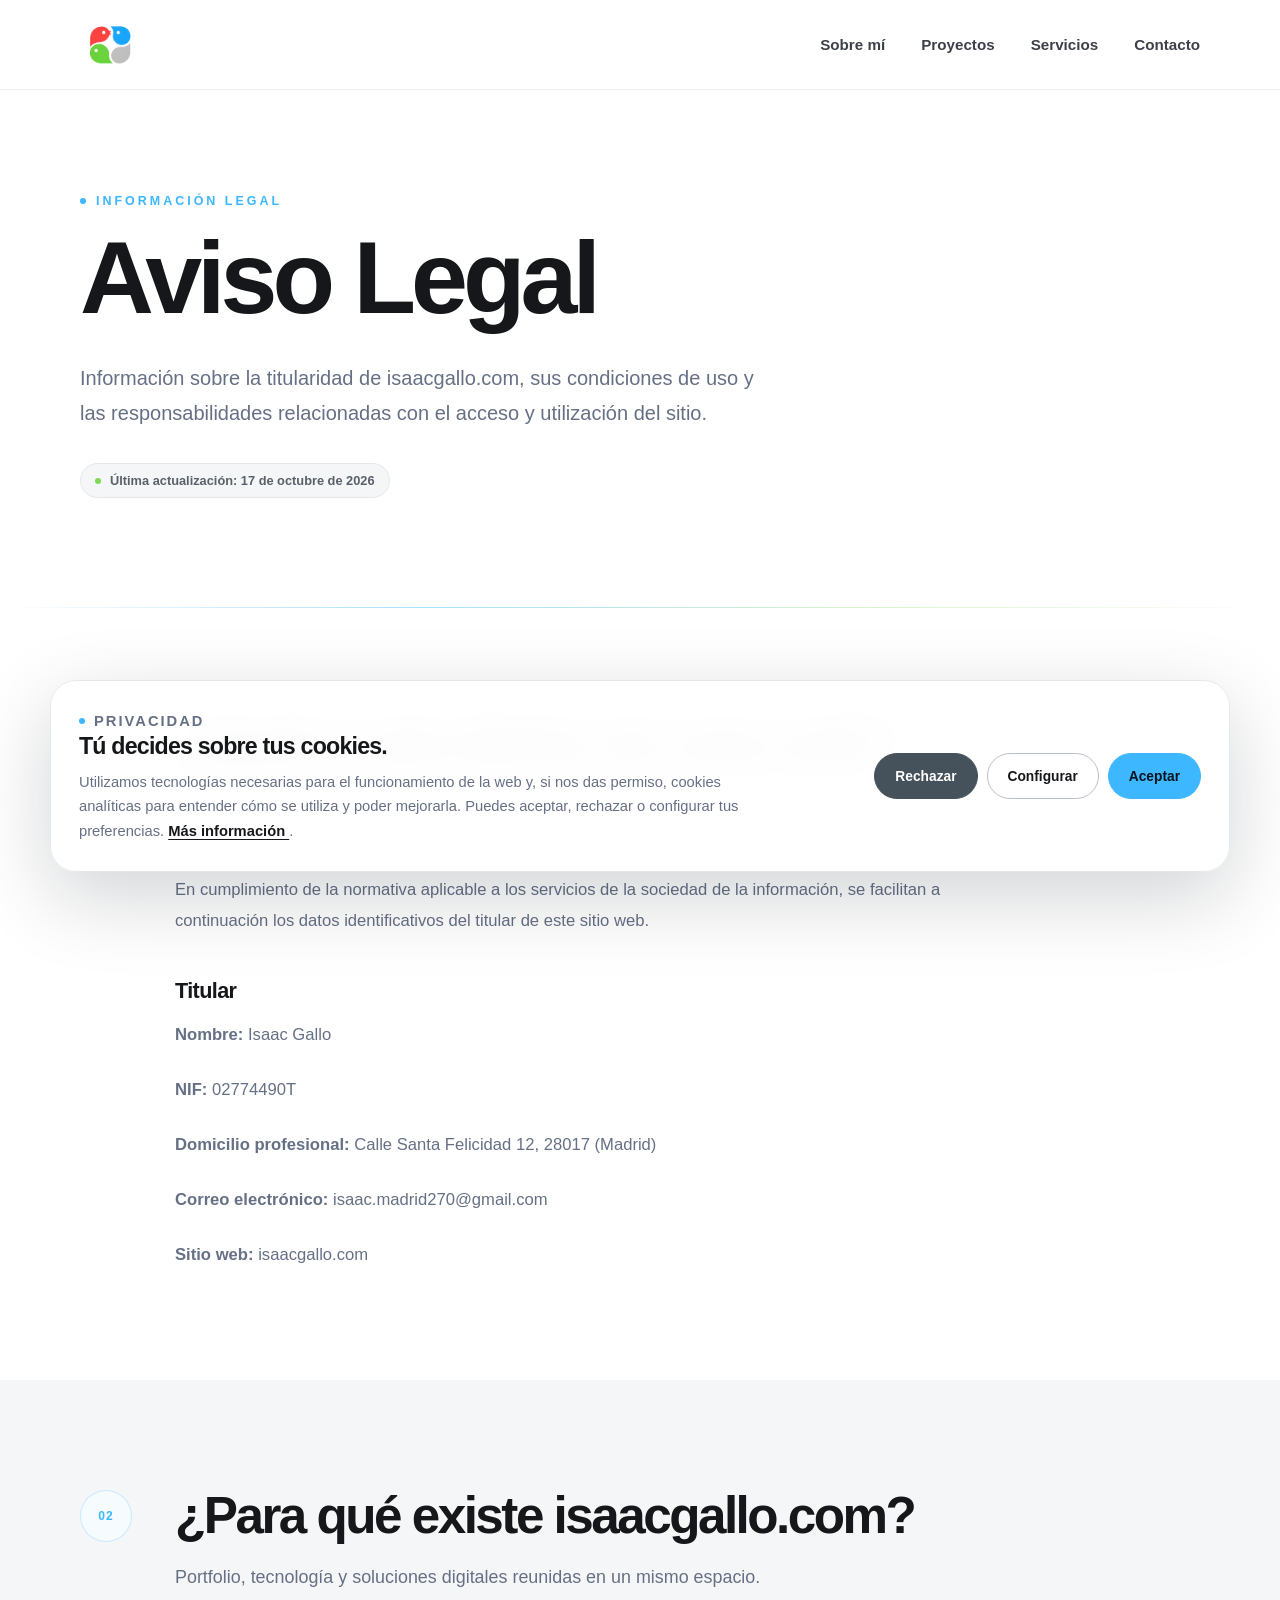
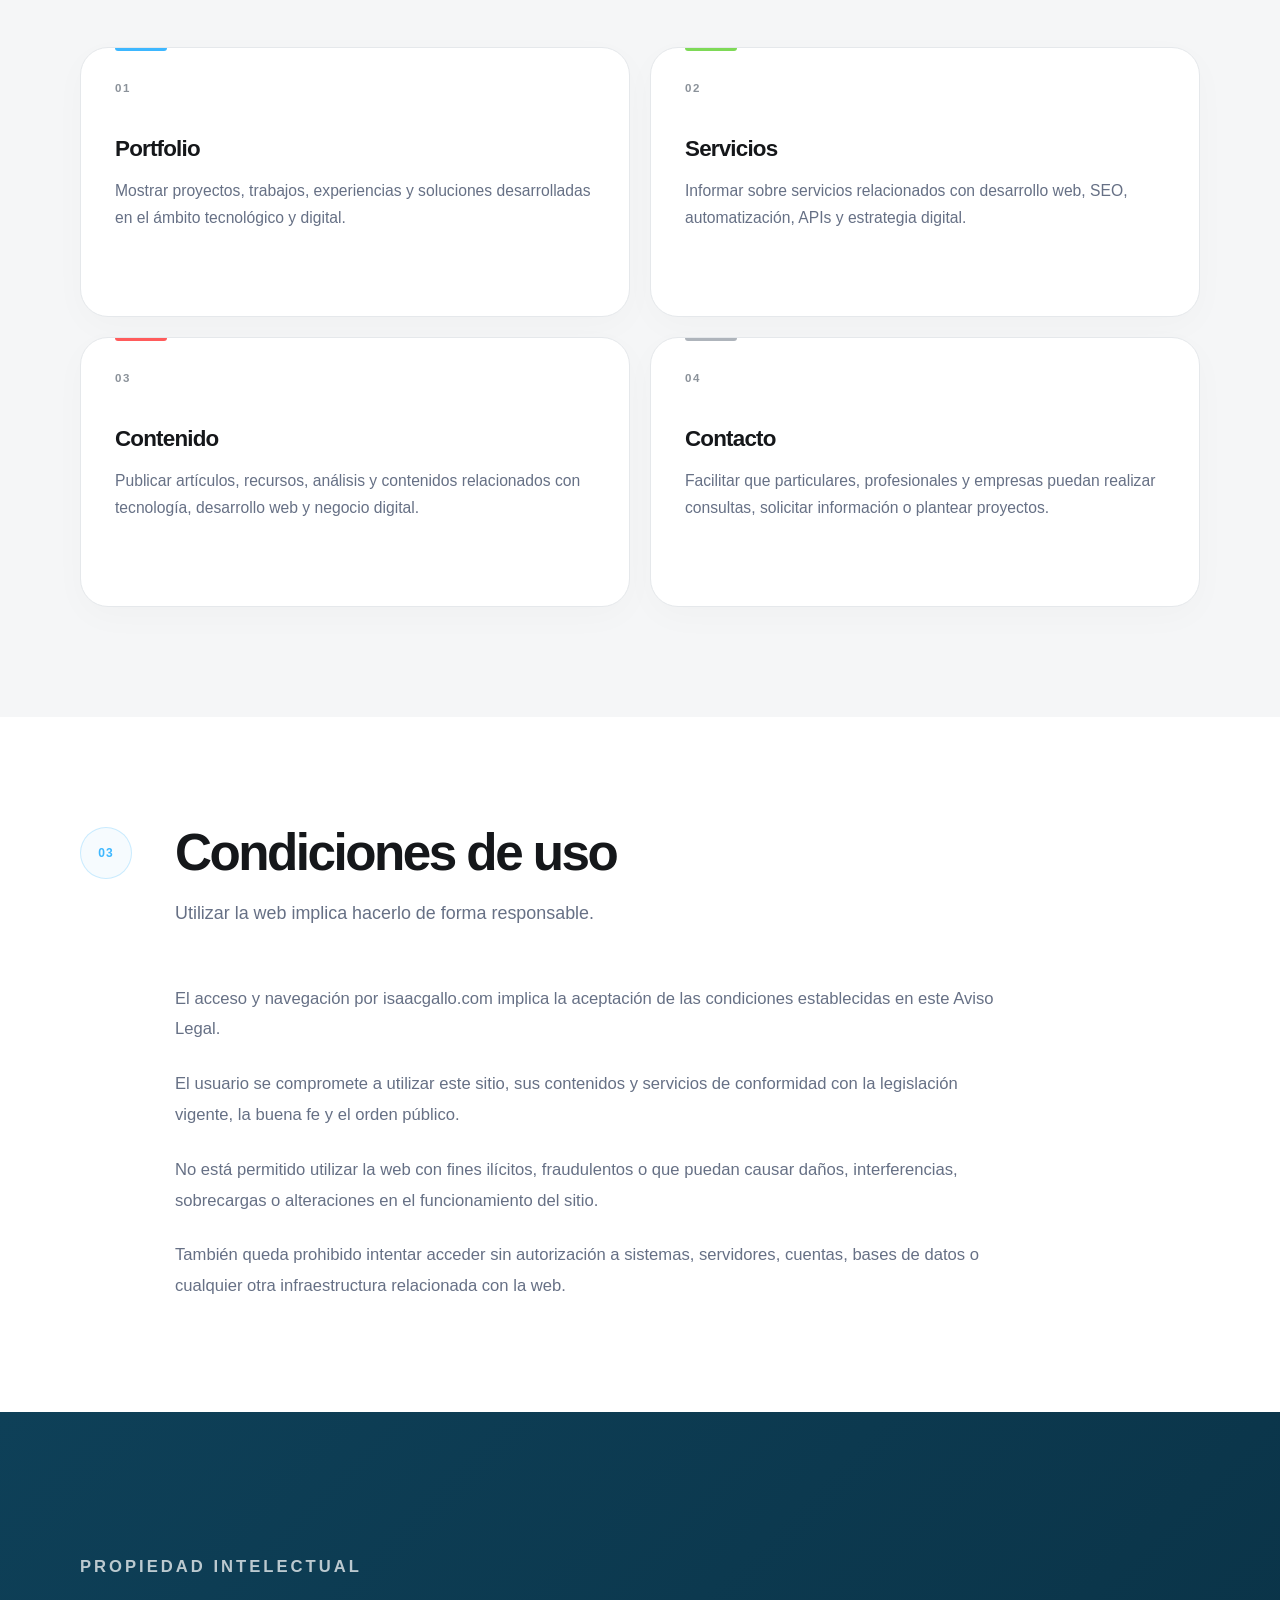
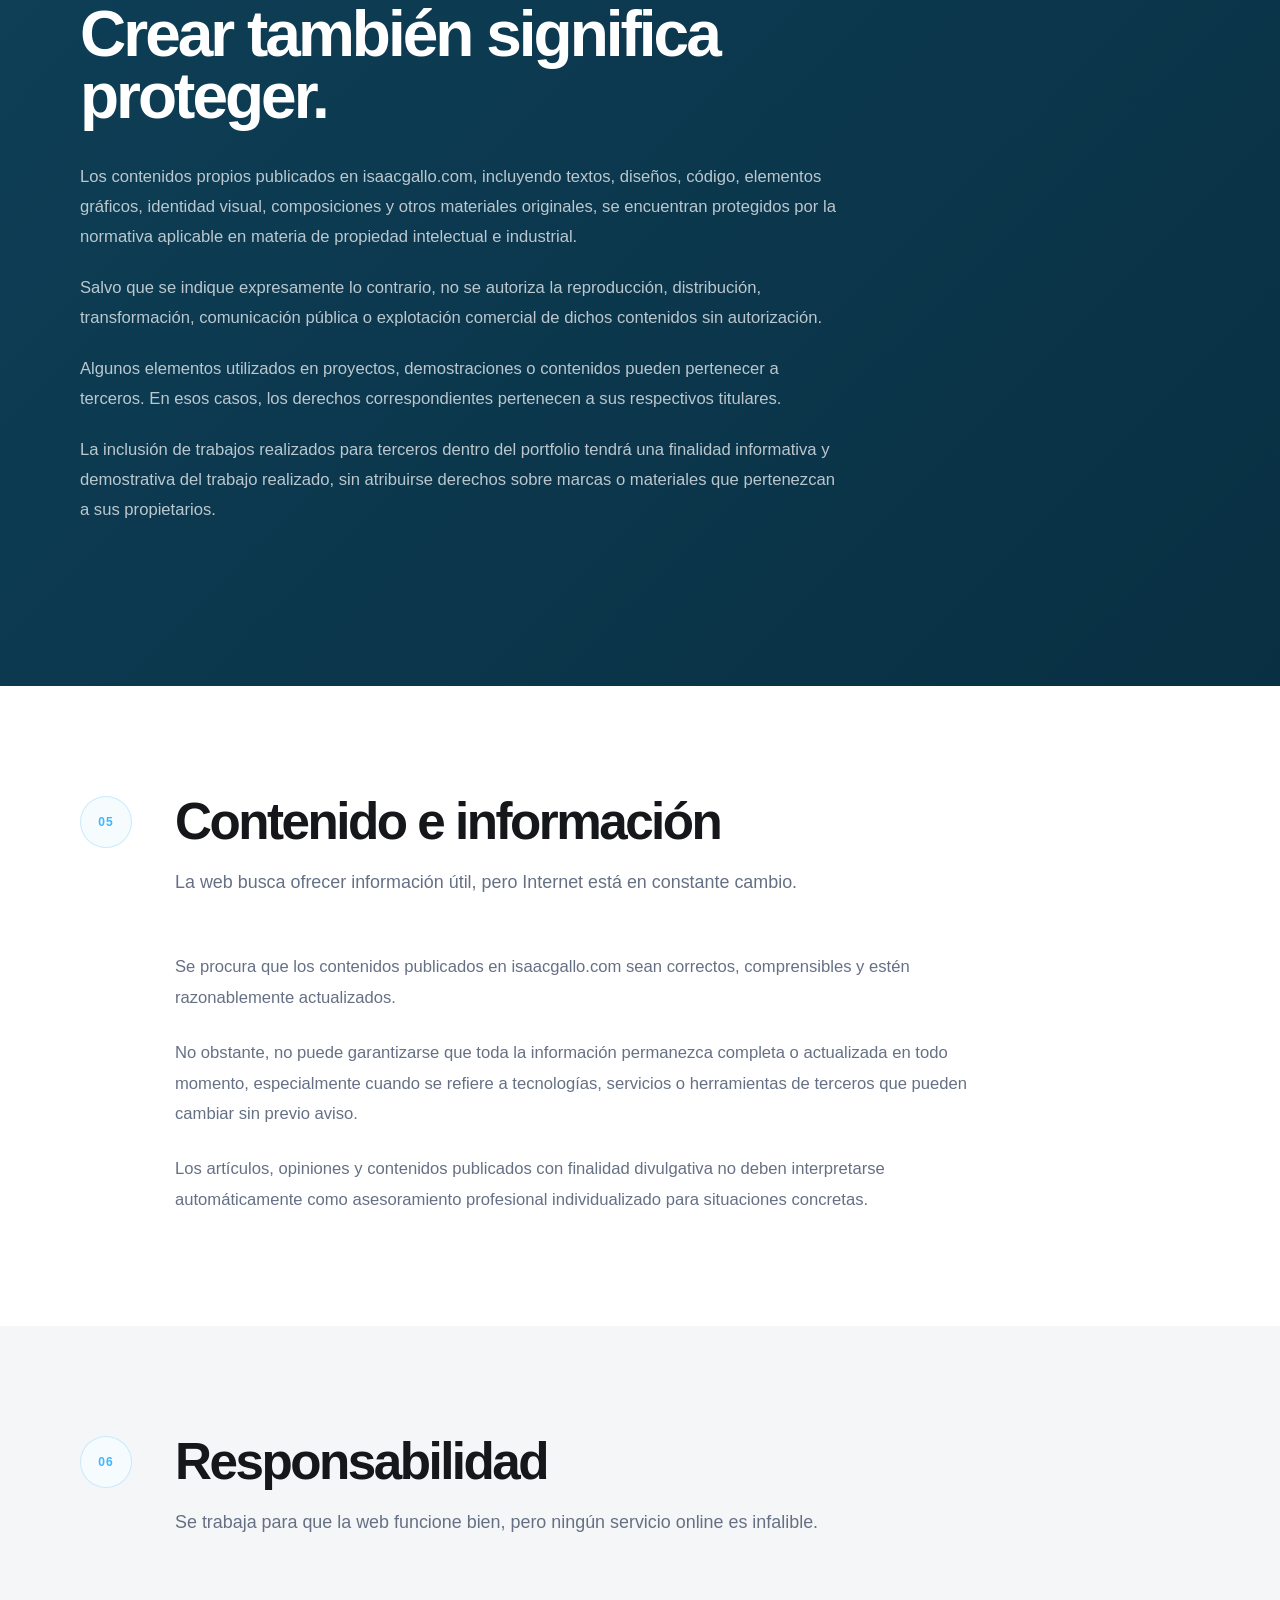
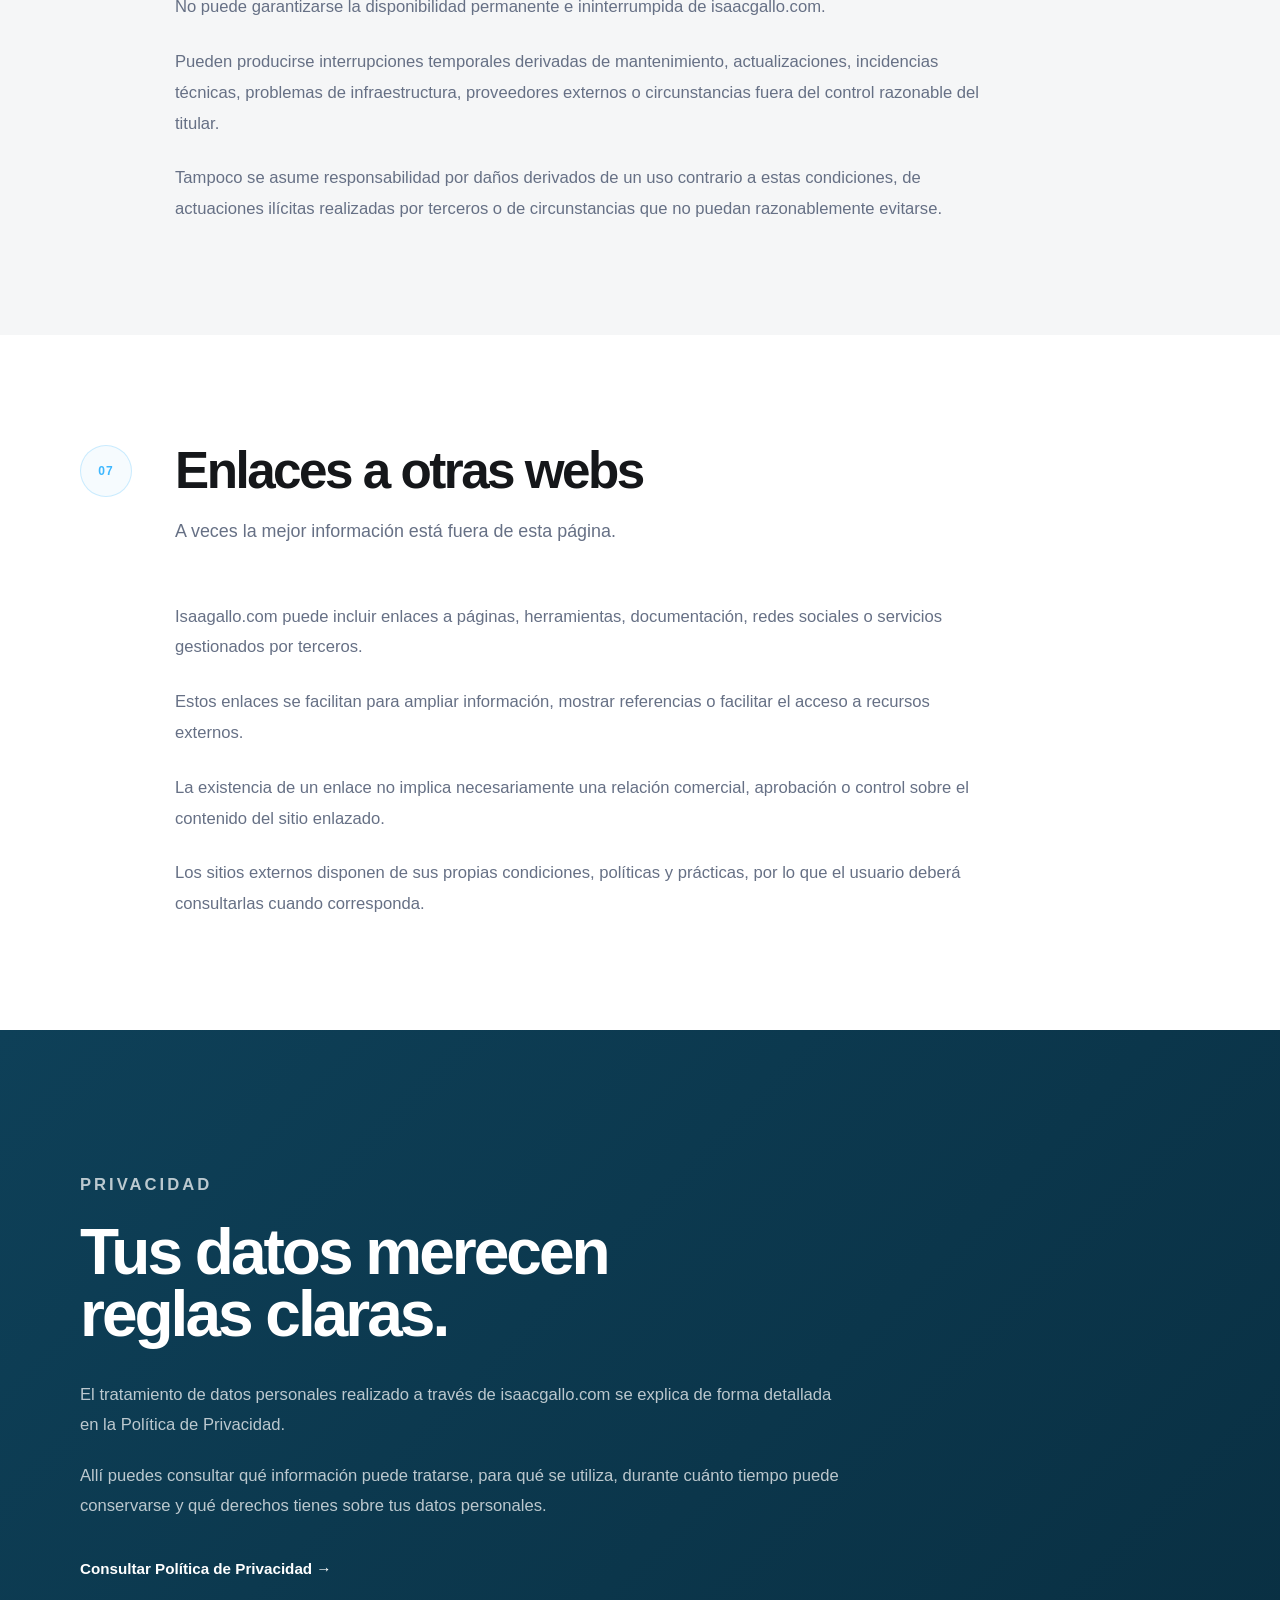
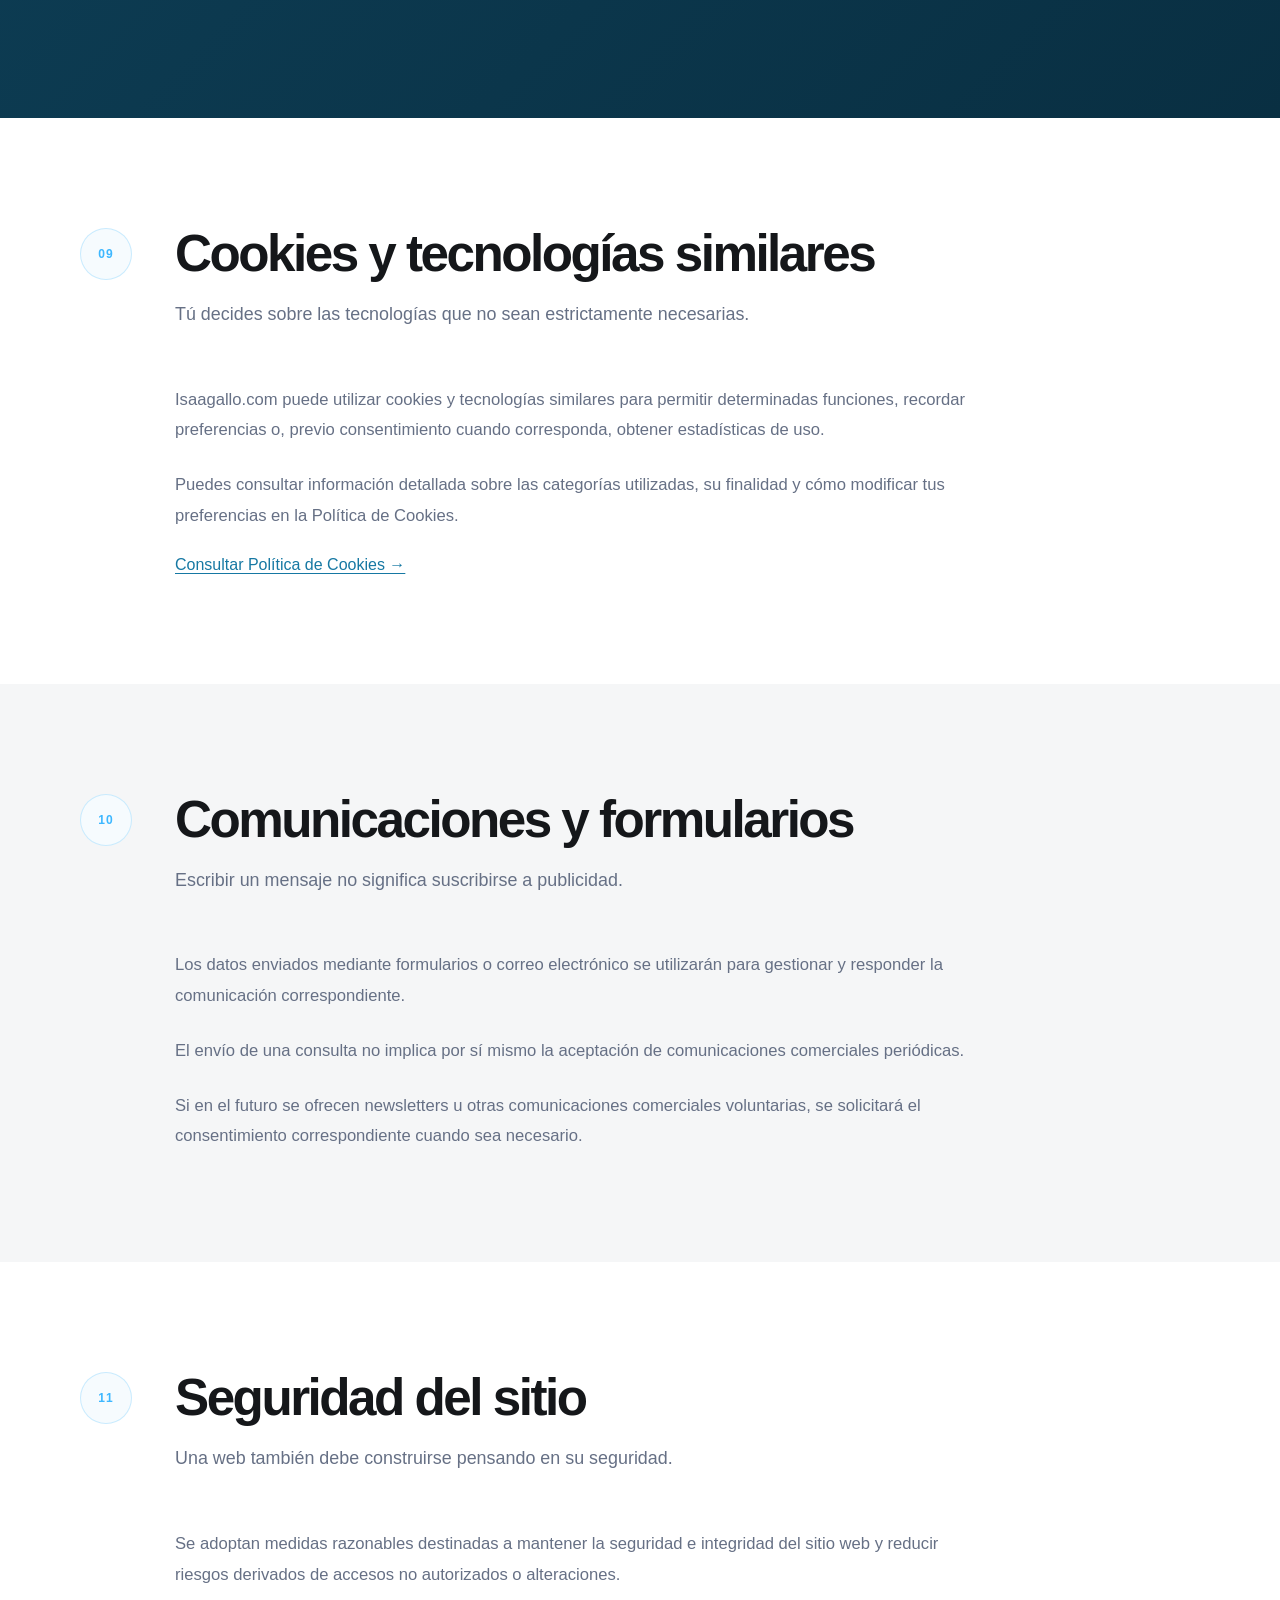
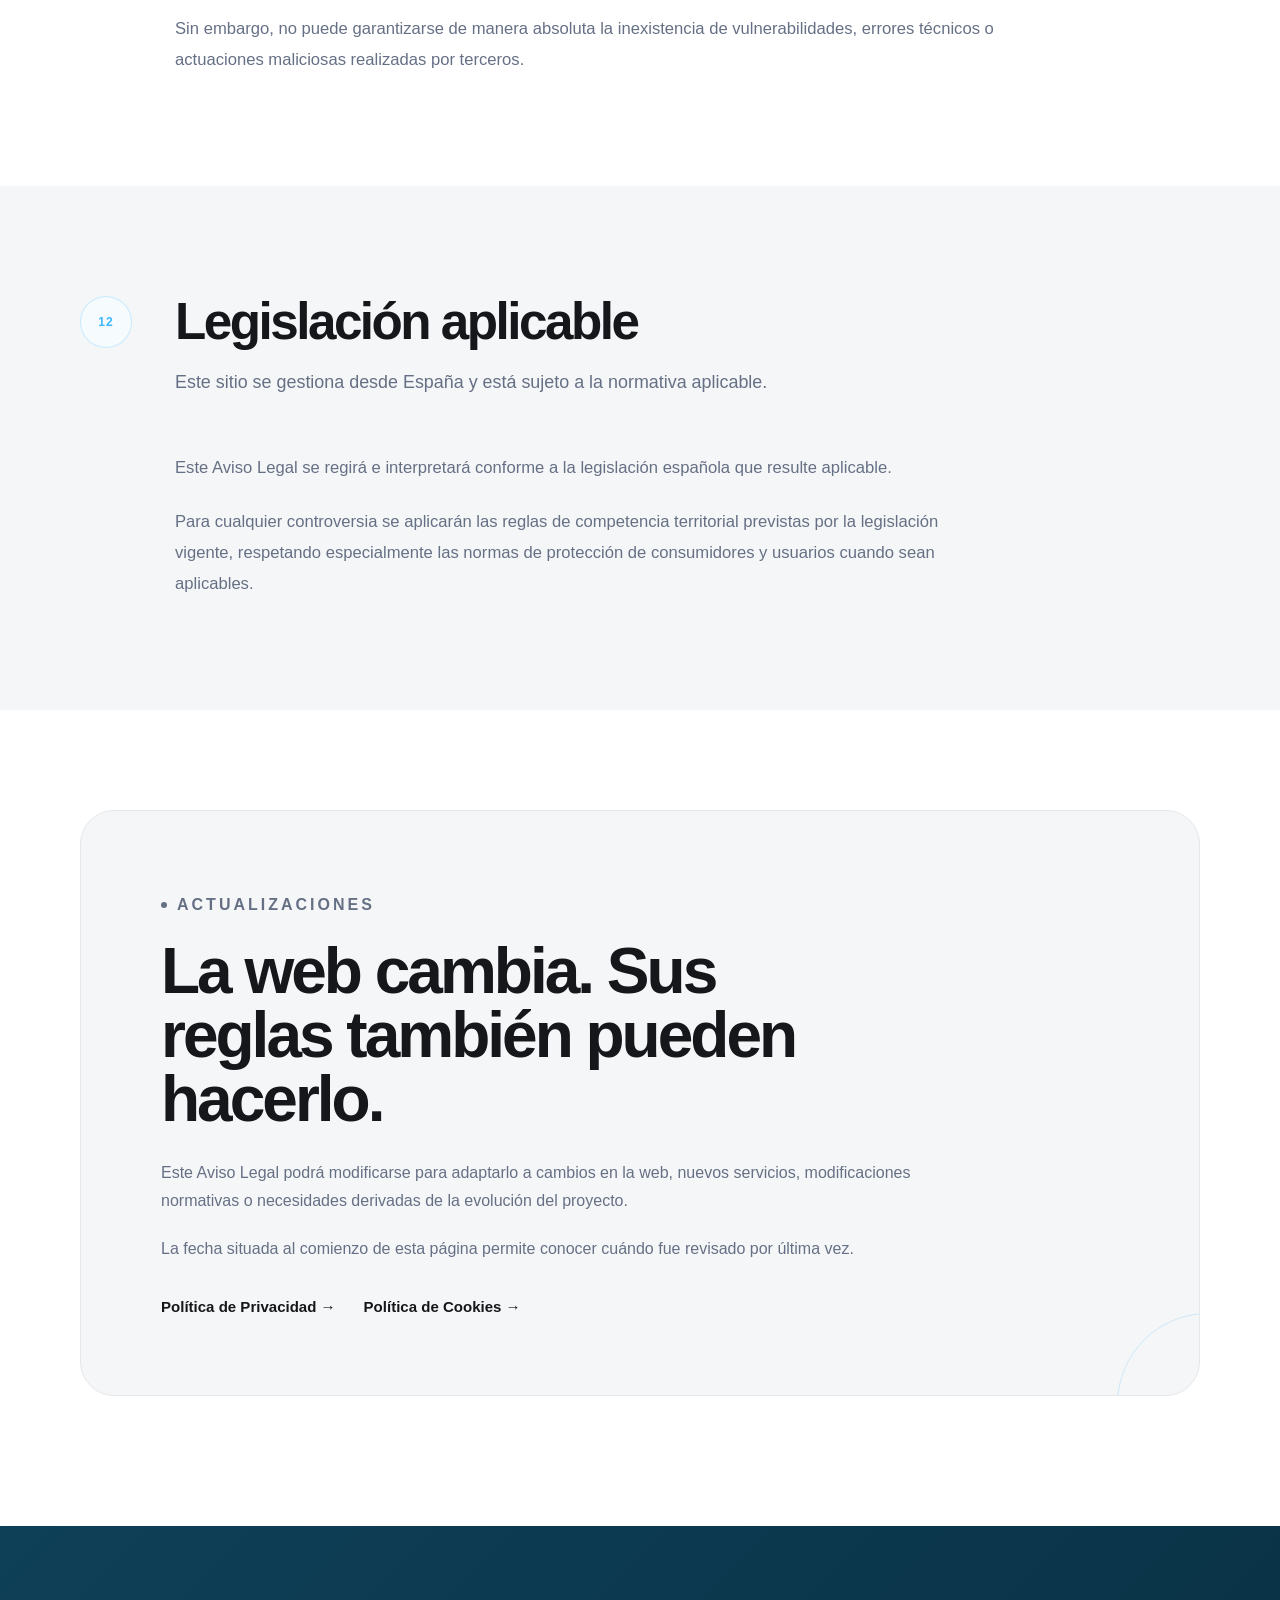
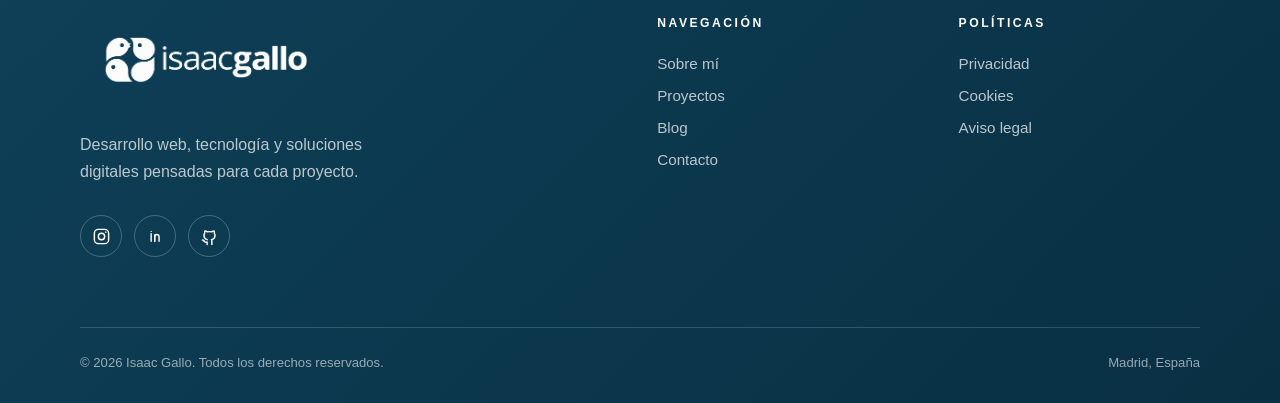
<file: aviso-legal/index.html>
<!DOCTYPE html>
<html lang="es">

<head>

    <meta charset="UTF-8">

    <meta
        name="viewport"
        content="width=device-width, initial-scale=1.0"
    >

    <title>
        Aviso Legal | Isaac Gallo
    </title>

    <meta
        name="description"
        content="Información legal, condiciones de uso y titularidad de isaacgallo.com."
    >

    <meta
        name="robots"
        content="index, follow"
    >

    <meta
        name="theme-color"
        content="#0E4058"
    >

    <link
        rel="canonical"
        href="https://isaacgallo.com/aviso-legal/"
    >


    <!-- =====================================================
         FAVICON
    ====================================================== -->

    <link
        rel="icon"
        type="image/png"
        href="/assets/images/logo_lico.png"
    >

    <link
        rel="apple-touch-icon"
        href="/assets/images/logo_lico.png"
    >


    <!-- =====================================================
         CSS GLOBAL
    ====================================================== -->

    <link
        rel="stylesheet"
        href="/css/style.css"
    >


    <!-- =====================================================
         CSS LEGAL
    ====================================================== -->

    <link
        rel="stylesheet"
        href="/css/legal.css"
    >
    <link
        rel="stylesheet"
        href="/css/cookies.css"
    >

</head>


<body>


    <!-- =====================================================
         HEADER
    ====================================================== -->

    <header
        class="site-header"
        id="siteHeader"
    >

        <nav class="main-nav">


            <!-- LOGO -->

            <a
                href="/"
                class="logo"
                aria-label="Isaac Gallo - Inicio"
            >

                <img
                    src="/assets/images/logo_lico.png"
                    alt="Isaac Gallo"
                >

            </a>



            <!-- NAVEGACIÓN ESCRITORIO -->

            <div class="nav-links">

                <a href="/sobre-mi/">
                    Sobre mí
                </a>

                <a href="/proyectos/">
                    Proyectos
                </a>

                <a href="/servicios/">
                    Servicios
                </a>

                <a href="/contacto/">
                    Contacto
                </a>

            </div>



            <!-- HAMBURGUESA -->

            <button
                class="menu-toggle"
                id="menuToggle"
                type="button"
                aria-label="Abrir menú"
                aria-expanded="false"
                aria-controls="mobileMenu"
            >

                <span></span>
                <span></span>
                <span></span>

            </button>


        </nav>



        <!-- =================================================
             MENÚ MÓVIL
        ================================================== -->

        <div
            class="mobile-menu"
            id="mobileMenu"
        >

            <div class="mobile-menu-inner">

                <a href="/sobre-mi/">
                    Sobre mí
                </a>

                <a href="/proyectos/">
                    Proyectos
                </a>

                <a href="/servicios/">
                    Servicios
                </a>

                <a href="/blog/">
                    Blog
                </a>

                <a href="/contacto/">
                    Contacto
                </a>

            </div>

        </div>


    </header>



    <!-- =====================================================
         MAIN
    ====================================================== -->

    <main class="legal-page">


        <!-- =================================================
             HERO
        ================================================== -->

        <section class="legal-hero">

            <div class="legal-container">


                <p class="section-label">
                    INFORMACIÓN LEGAL
                </p>


                <h1>
                    Aviso Legal
                </h1>


                <p class="legal-hero-description">

                    Información sobre la titularidad de isaacgallo.com,
                    sus condiciones de uso y las responsabilidades
                    relacionadas con el acceso y utilización del sitio.

                </p>


                <p class="legal-updated">
                    Última actualización: 17 de octubre de 2026
                </p>


            </div>

        </section>



        <!-- =================================================
             01. TITULAR
        ================================================== -->

        <section class="legal-section">

            <div class="legal-container">


                <div class="legal-section-heading">

                    <span class="legal-number">
                        01
                    </span>

                    <div>

                        <h2>
                            ¿Quién está detrás de esta web?
                        </h2>

                        <p class="legal-section-intro">

                            La transparencia empieza por saber
                            quién es responsable del sitio.

                        </p>

                    </div>

                </div>



                <div class="legal-content">


                    <p>

                        En cumplimiento de la normativa aplicable
                        a los servicios de la sociedad de la información,
                        se facilitan a continuación los datos
                        identificativos del titular de este sitio web.

                    </p>


                    <h3>
                        Titular
                    </h3>


                    <p>
                        <strong>Nombre:</strong>
                        Isaac Gallo
                    </p>


                    <p>
                        <strong>NIF:</strong>
                        02774490T
                    </p>


                    <p>
                        <strong>Domicilio profesional:</strong>
                        Calle Santa Felicidad 12, 28017 (Madrid)
                    </p>


                    <p>
                        <strong>Correo electrónico:</strong>
                        isaac.madrid270@gmail.com
                    </p>


                    <p>
                        <strong>Sitio web:</strong>
                        isaacgallo.com
                    </p>


                </div>


            </div>

        </section>



        <!-- =================================================
             02. OBJETO DE LA WEB
        ================================================== -->

        <section class="legal-section legal-section-alt">

            <div class="legal-container">


                <div class="legal-section-heading">

                    <span class="legal-number">
                        02
                    </span>

                    <div>

                        <h2>
                            ¿Para qué existe isaacgallo.com?
                        </h2>

                        <p class="legal-section-intro">

                            Portfolio, tecnología y soluciones
                            digitales reunidas en un mismo espacio.

                        </p>

                    </div>

                </div>



                <div class="cookie-types-grid">


                    <article class="cookie-type-card cookie-blue">

                        <span class="cookie-card-number">
                            01
                        </span>

                        <h3>
                            Portfolio
                        </h3>

                        <p>

                            Mostrar proyectos, trabajos, experiencias
                            y soluciones desarrolladas en el ámbito
                            tecnológico y digital.

                        </p>

                    </article>



                    <article class="cookie-type-card cookie-green">

                        <span class="cookie-card-number">
                            02
                        </span>

                        <h3>
                            Servicios
                        </h3>

                        <p>

                            Informar sobre servicios relacionados
                            con desarrollo web, SEO, automatización,
                            APIs y estrategia digital.

                        </p>

                    </article>



                    <article class="cookie-type-card cookie-red">

                        <span class="cookie-card-number">
                            03
                        </span>

                        <h3>
                            Contenido
                        </h3>

                        <p>

                            Publicar artículos, recursos, análisis
                            y contenidos relacionados con tecnología,
                            desarrollo web y negocio digital.

                        </p>

                    </article>



                    <article class="cookie-type-card cookie-neutral">

                        <span class="cookie-card-number">
                            04
                        </span>

                        <h3>
                            Contacto
                        </h3>

                        <p>

                            Facilitar que particulares, profesionales
                            y empresas puedan realizar consultas,
                            solicitar información o plantear proyectos.

                        </p>

                    </article>


                </div>


            </div>

        </section>



        <!-- =================================================
             03. CONDICIONES DE USO
        ================================================== -->

        <section class="legal-section">

            <div class="legal-container">


                <div class="legal-section-heading">

                    <span class="legal-number">
                        03
                    </span>

                    <div>

                        <h2>
                            Condiciones de uso
                        </h2>

                        <p class="legal-section-intro">

                            Utilizar la web implica hacerlo
                            de forma responsable.

                        </p>

                    </div>

                </div>



                <div class="legal-content">


                    <p>

                        El acceso y navegación por isaacgallo.com
                        implica la aceptación de las condiciones
                        establecidas en este Aviso Legal.

                    </p>


                    <p>

                        El usuario se compromete a utilizar este sitio,
                        sus contenidos y servicios de conformidad con
                        la legislación vigente, la buena fe y el orden público.

                    </p>


                    <p>

                        No está permitido utilizar la web con fines
                        ilícitos, fraudulentos o que puedan causar daños,
                        interferencias, sobrecargas o alteraciones en el
                        funcionamiento del sitio.

                    </p>


                    <p>

                        También queda prohibido intentar acceder sin
                        autorización a sistemas, servidores, cuentas,
                        bases de datos o cualquier otra infraestructura
                        relacionada con la web.

                    </p>


                </div>


            </div>

        </section>



        <!-- =================================================
             04. PROPIEDAD INTELECTUAL
        ================================================== -->

        <section class="legal-section legal-section-dark">

            <div class="legal-container">


                <div class="analytics-block">


                    <p class="legal-eyebrow">
                        PROPIEDAD INTELECTUAL
                    </p>


                    <h2>
                        Crear también significa proteger.
                    </h2>


                    <p>

                        Los contenidos propios publicados en
                        isaacgallo.com, incluyendo textos, diseños,
                        código, elementos gráficos, identidad visual,
                        composiciones y otros materiales originales,
                        se encuentran protegidos por la normativa
                        aplicable en materia de propiedad intelectual
                        e industrial.

                    </p>


                    <p>

                        Salvo que se indique expresamente lo contrario,
                        no se autoriza la reproducción, distribución,
                        transformación, comunicación pública o explotación
                        comercial de dichos contenidos sin autorización.

                    </p>


                    <p>

                        Algunos elementos utilizados en proyectos,
                        demostraciones o contenidos pueden pertenecer
                        a terceros. En esos casos, los derechos
                        correspondientes pertenecen a sus respectivos
                        titulares.

                    </p>


                    <p>

                        La inclusión de trabajos realizados para terceros
                        dentro del portfolio tendrá una finalidad
                        informativa y demostrativa del trabajo realizado,
                        sin atribuirse derechos sobre marcas o materiales
                        que pertenezcan a sus propietarios.

                    </p>


                </div>


            </div>

        </section>



        <!-- =================================================
             05. CONTENIDOS
        ================================================== -->

        <section class="legal-section">

            <div class="legal-container">


                <div class="legal-section-heading">

                    <span class="legal-number">
                        05
                    </span>

                    <div>

                        <h2>
                            Contenido e información
                        </h2>

                        <p class="legal-section-intro">

                            La web busca ofrecer información útil,
                            pero Internet está en constante cambio.

                        </p>

                    </div>

                </div>



                <div class="legal-content">


                    <p>

                        Se procura que los contenidos publicados
                        en isaacgallo.com sean correctos, comprensibles
                        y estén razonablemente actualizados.

                    </p>


                    <p>

                        No obstante, no puede garantizarse que toda
                        la información permanezca completa o actualizada
                        en todo momento, especialmente cuando se refiere
                        a tecnologías, servicios o herramientas de terceros
                        que pueden cambiar sin previo aviso.

                    </p>


                    <p>

                        Los artículos, opiniones y contenidos publicados
                        con finalidad divulgativa no deben interpretarse
                        automáticamente como asesoramiento profesional
                        individualizado para situaciones concretas.

                    </p>


                </div>


            </div>

        </section>



        <!-- =================================================
             06. RESPONSABILIDAD
        ================================================== -->

        <section class="legal-section legal-section-alt">

            <div class="legal-container">


                <div class="legal-section-heading">

                    <span class="legal-number">
                        06
                    </span>

                    <div>

                        <h2>
                            Responsabilidad
                        </h2>

                        <p class="legal-section-intro">

                            Se trabaja para que la web funcione bien,
                            pero ningún servicio online es infalible.

                        </p>

                    </div>

                </div>



                <div class="legal-content">


                    <p>

                        No puede garantizarse la disponibilidad
                        permanente e ininterrumpida de isaacgallo.com.

                    </p>


                    <p>

                        Pueden producirse interrupciones temporales
                        derivadas de mantenimiento, actualizaciones,
                        incidencias técnicas, problemas de infraestructura,
                        proveedores externos o circunstancias fuera
                        del control razonable del titular.

                    </p>


                    <p>

                        Tampoco se asume responsabilidad por daños
                        derivados de un uso contrario a estas condiciones,
                        de actuaciones ilícitas realizadas por terceros
                        o de circunstancias que no puedan razonablemente
                        evitarse.

                    </p>


                </div>


            </div>

        </section>



        <!-- =================================================
             07. ENLACES EXTERNOS
        ================================================== -->

        <section class="legal-section">

            <div class="legal-container">


                <div class="legal-section-heading">

                    <span class="legal-number">
                        07
                    </span>

                    <div>

                        <h2>
                            Enlaces a otras webs
                        </h2>

                        <p class="legal-section-intro">

                            A veces la mejor información
                            está fuera de esta página.

                        </p>

                    </div>

                </div>



                <div class="legal-content">


                    <p>

                        Isaagallo.com puede incluir enlaces a páginas,
                        herramientas, documentación, redes sociales
                        o servicios gestionados por terceros.

                    </p>


                    <p>

                        Estos enlaces se facilitan para ampliar información,
                        mostrar referencias o facilitar el acceso
                        a recursos externos.

                    </p>


                    <p>

                        La existencia de un enlace no implica necesariamente
                        una relación comercial, aprobación o control
                        sobre el contenido del sitio enlazado.

                    </p>


                    <p>

                        Los sitios externos disponen de sus propias
                        condiciones, políticas y prácticas, por lo que
                        el usuario deberá consultarlas cuando corresponda.

                    </p>


                </div>


            </div>

        </section>



        <!-- =================================================
             08. PRIVACIDAD
        ================================================== -->

        <section class="legal-section legal-section-dark">

            <div class="legal-container">


                <div class="analytics-block">


                    <p class="legal-eyebrow">
                        PRIVACIDAD
                    </p>


                    <h2>
                        Tus datos merecen reglas claras.
                    </h2>


                    <p>

                        El tratamiento de datos personales realizado
                        a través de isaacgallo.com se explica de forma
                        detallada en la Política de Privacidad.

                    </p>


                    <p>

                        Allí puedes consultar qué información puede
                        tratarse, para qué se utiliza, durante cuánto
                        tiempo puede conservarse y qué derechos tienes
                        sobre tus datos personales.

                    </p>


                    <a
                        href="/privacidad/"
                        class="legal-external-link"
                    >
                        Consultar Política de Privacidad →
                    </a>


                </div>


            </div>

        </section>



        <!-- =================================================
             09. COOKIES
        ================================================== -->

        <section class="legal-section">

            <div class="legal-container">


                <div class="legal-section-heading">

                    <span class="legal-number">
                        09
                    </span>

                    <div>

                        <h2>
                            Cookies y tecnologías similares
                        </h2>

                        <p class="legal-section-intro">

                            Tú decides sobre las tecnologías
                            que no sean estrictamente necesarias.

                        </p>

                    </div>

                </div>



                <div class="legal-content">


                    <p>

                        Isaagallo.com puede utilizar cookies
                        y tecnologías similares para permitir
                        determinadas funciones, recordar preferencias
                        o, previo consentimiento cuando corresponda,
                        obtener estadísticas de uso.

                    </p>


                    <p>

                        Puedes consultar información detallada
                        sobre las categorías utilizadas,
                        su finalidad y cómo modificar tus preferencias
                        en la Política de Cookies.

                    </p>


                    <a href="/cookies/">
                        Consultar Política de Cookies →
                    </a>


                </div>


            </div>

        </section>



        <!-- =================================================
             10. COMUNICACIONES
        ================================================== -->

        <section class="legal-section legal-section-alt">

            <div class="legal-container">


                <div class="legal-section-heading">

                    <span class="legal-number">
                        10
                    </span>

                    <div>

                        <h2>
                            Comunicaciones y formularios
                        </h2>

                        <p class="legal-section-intro">

                            Escribir un mensaje no significa
                            suscribirse a publicidad.

                        </p>

                    </div>

                </div>



                <div class="legal-content">


                    <p>

                        Los datos enviados mediante formularios
                        o correo electrónico se utilizarán para
                        gestionar y responder la comunicación
                        correspondiente.

                    </p>


                    <p>

                        El envío de una consulta no implica por sí mismo
                        la aceptación de comunicaciones comerciales
                        periódicas.

                    </p>


                    <p>

                        Si en el futuro se ofrecen newsletters u otras
                        comunicaciones comerciales voluntarias,
                        se solicitará el consentimiento correspondiente
                        cuando sea necesario.

                    </p>


                </div>


            </div>

        </section>



        <!-- =================================================
             11. SEGURIDAD
        ================================================== -->

        <section class="legal-section">

            <div class="legal-container">


                <div class="legal-section-heading">

                    <span class="legal-number">
                        11
                    </span>

                    <div>

                        <h2>
                            Seguridad del sitio
                        </h2>

                        <p class="legal-section-intro">

                            Una web también debe construirse
                            pensando en su seguridad.

                        </p>

                    </div>

                </div>



                <div class="legal-content">


                    <p>

                        Se adoptan medidas razonables destinadas
                        a mantener la seguridad e integridad
                        del sitio web y reducir riesgos derivados
                        de accesos no autorizados o alteraciones.

                    </p>


                    <p>

                        Sin embargo, no puede garantizarse de manera
                        absoluta la inexistencia de vulnerabilidades,
                        errores técnicos o actuaciones maliciosas
                        realizadas por terceros.

                    </p>


                </div>


            </div>

        </section>



        <!-- =================================================
             12. LEGISLACIÓN
        ================================================== -->

        <section class="legal-section legal-section-alt">

            <div class="legal-container">


                <div class="legal-section-heading">

                    <span class="legal-number">
                        12
                    </span>

                    <div>

                        <h2>
                            Legislación aplicable
                        </h2>

                        <p class="legal-section-intro">

                            Este sitio se gestiona desde España
                            y está sujeto a la normativa aplicable.

                        </p>

                    </div>

                </div>



                <div class="legal-content">


                    <p>

                        Este Aviso Legal se regirá e interpretará
                        conforme a la legislación española
                        que resulte aplicable.

                    </p>


                    <p>

                        Para cualquier controversia se aplicarán
                        las reglas de competencia territorial
                        previstas por la legislación vigente,
                        respetando especialmente las normas
                        de protección de consumidores y usuarios
                        cuando sean aplicables.

                    </p>


                </div>


            </div>

        </section>



        <!-- =================================================
             ACTUALIZACIONES
        ================================================== -->

        <section class="legal-section legal-section-final">

            <div class="legal-container">


                <div class="legal-final-card">


                    <p class="section-label">
                        ACTUALIZACIONES
                    </p>


                    <h2>
                        La web cambia. Sus reglas también pueden hacerlo.
                    </h2>


                    <p>

                        Este Aviso Legal podrá modificarse para adaptarlo
                        a cambios en la web, nuevos servicios,
                        modificaciones normativas o necesidades derivadas
                        de la evolución del proyecto.

                    </p>


                    <p>

                        La fecha situada al comienzo de esta página
                        permite conocer cuándo fue revisado
                        por última vez.

                    </p>



                    <div class="legal-related-links">


                        <a href="/privacidad/">
                            Política de Privacidad →
                        </a>


                        <a href="/cookies/">
                            Política de Cookies →
                        </a>


                    </div>


                </div>


            </div>

        </section>


    </main>



    <!-- =====================================================
         FOOTER
    ====================================================== -->

    <footer class="site-footer">


        <div class="footer-container">


            <div class="footer-main">


                <!-- =================================================
                     BRAND
                ================================================== -->

                <div class="footer-brand">


                    <a
                        href="/"
                        class="footer-logo"
                        aria-label="Isaac Gallo - Inicio"
                    >

                        <img
                            src="/assets/images/lico_logo_pie_pagina.webp"
                            alt="Isaac Gallo"
                        >

                    </a>


                    <p class="footer-description">

                        Desarrollo web, tecnología
                        y soluciones digitales
                        pensadas para cada proyecto.

                    </p>



                    <div class="footer-socials">


                        <!-- INSTAGRAM -->

                        <a
                            href="#"
                            class="footer-social-link"
                            aria-label="Instagram"
                        >

                            <svg
                                viewBox="0 0 24 24"
                                aria-hidden="true"
                            >

                                <rect
                                    x="3"
                                    y="3"
                                    width="18"
                                    height="18"
                                    rx="5"
                                ></rect>

                                <circle
                                    cx="12"
                                    cy="12"
                                    r="4"
                                ></circle>

                                <circle
                                    cx="17.5"
                                    cy="6.5"
                                    r="1"
                                    class="social-dot"
                                ></circle>

                            </svg>

                        </a>



                        <!-- LINKEDIN -->

                        <a
                            href="#"
                            class="footer-social-link"
                            aria-label="LinkedIn"
                        >

                            <svg
                                viewBox="0 0 24 24"
                                aria-hidden="true"
                            >

                                <path d="M6.5 8.5V18"></path>

                                <path d="M6.5 5.5h.01"></path>

                                <path
                                    d="M11 18V12.5C11 10.8 12 9.5 13.7 9.5C15.5 9.5 16.5 10.8 16.5 12.5V18"
                                ></path>

                                <path d="M11 10V18"></path>

                            </svg>

                        </a>



                        <!-- GITHUB -->

                        <a
                            href="#"
                            class="footer-social-link"
                            aria-label="GitHub"
                        >

                            <svg
                                viewBox="0 0 24 24"
                                aria-hidden="true"
                            >

                                <path
                                    d="M15 22V18.5C15 17.5 15.1 16.5 14.5 16"
                                ></path>

                                <path
                                    d="M9 22V19C6 20 5 17.5 5 17.5"
                                ></path>

                                <path
                                    d="M5 17.5C4 16 3 16.5 3 16.5"
                                ></path>

                                <path
                                    d="M15 16C18 15 19 13 19 10.5C19 9.5 18.6 8.5 18 7.7C18.2 6.8 18.2 5.8 17.8 5C17.8 5 16.8 4.7 14.8 6.2C13 5.7 11 5.7 9.2 6.2C7.2 4.7 6.2 5 6.2 5C5.8 5.8 5.8 6.8 6 7.7C5.4 8.5 5 9.5 5 10.5C5 13 6 15 9 16"
                                ></path>

                            </svg>

                        </a>


                    </div>


                </div>



                <!-- =================================================
                     NAVEGACIÓN
                ================================================== -->

                <div class="footer-column">


                    <h3>
                        Navegación
                    </h3>


                    <ul>

                        <li>
                            <a href="/sobre-mi/">
                                Sobre mí
                            </a>
                        </li>

                        <li>
                            <a href="/proyectos/">
                                Proyectos
                            </a>
                        </li>

                        <li>
                            <a href="/blog/">
                                Blog
                            </a>
                        </li>

                        <li>
                            <a href="/contacto/">
                                Contacto
                            </a>
                        </li>

                    </ul>


                </div>



                <!-- =================================================
                     POLÍTICAS
                ================================================== -->

                <div class="footer-column">


                    <h3>
                        Políticas
                    </h3>


                    <ul>

                        <li>
                            <a href="/privacidad/">
                                Privacidad
                            </a>
                        </li>

                        <li>
                            <a href="/cookies/">
                                Cookies
                            </a>
                        </li>

                        <li>
                            <a href="/aviso-legal/">
                                Aviso legal
                            </a>
                        </li>

                    </ul>


                </div>


            </div>



            <!-- =================================================
                 BOTTOM
            ================================================== -->

            <div class="footer-bottom">


                <p>
                    © 2026 Isaac Gallo.
                    Todos los derechos reservados.
                </p>


                <p>
                    Madrid, España
                </p>


            </div>


        </div>


    </footer>



    <!-- =====================================================
         JAVASCRIPT
    ====================================================== -->

    <script src="/js/main.js"></script>
    <script src="/js/cookies.js"></script>


</body>

</html>
</file>
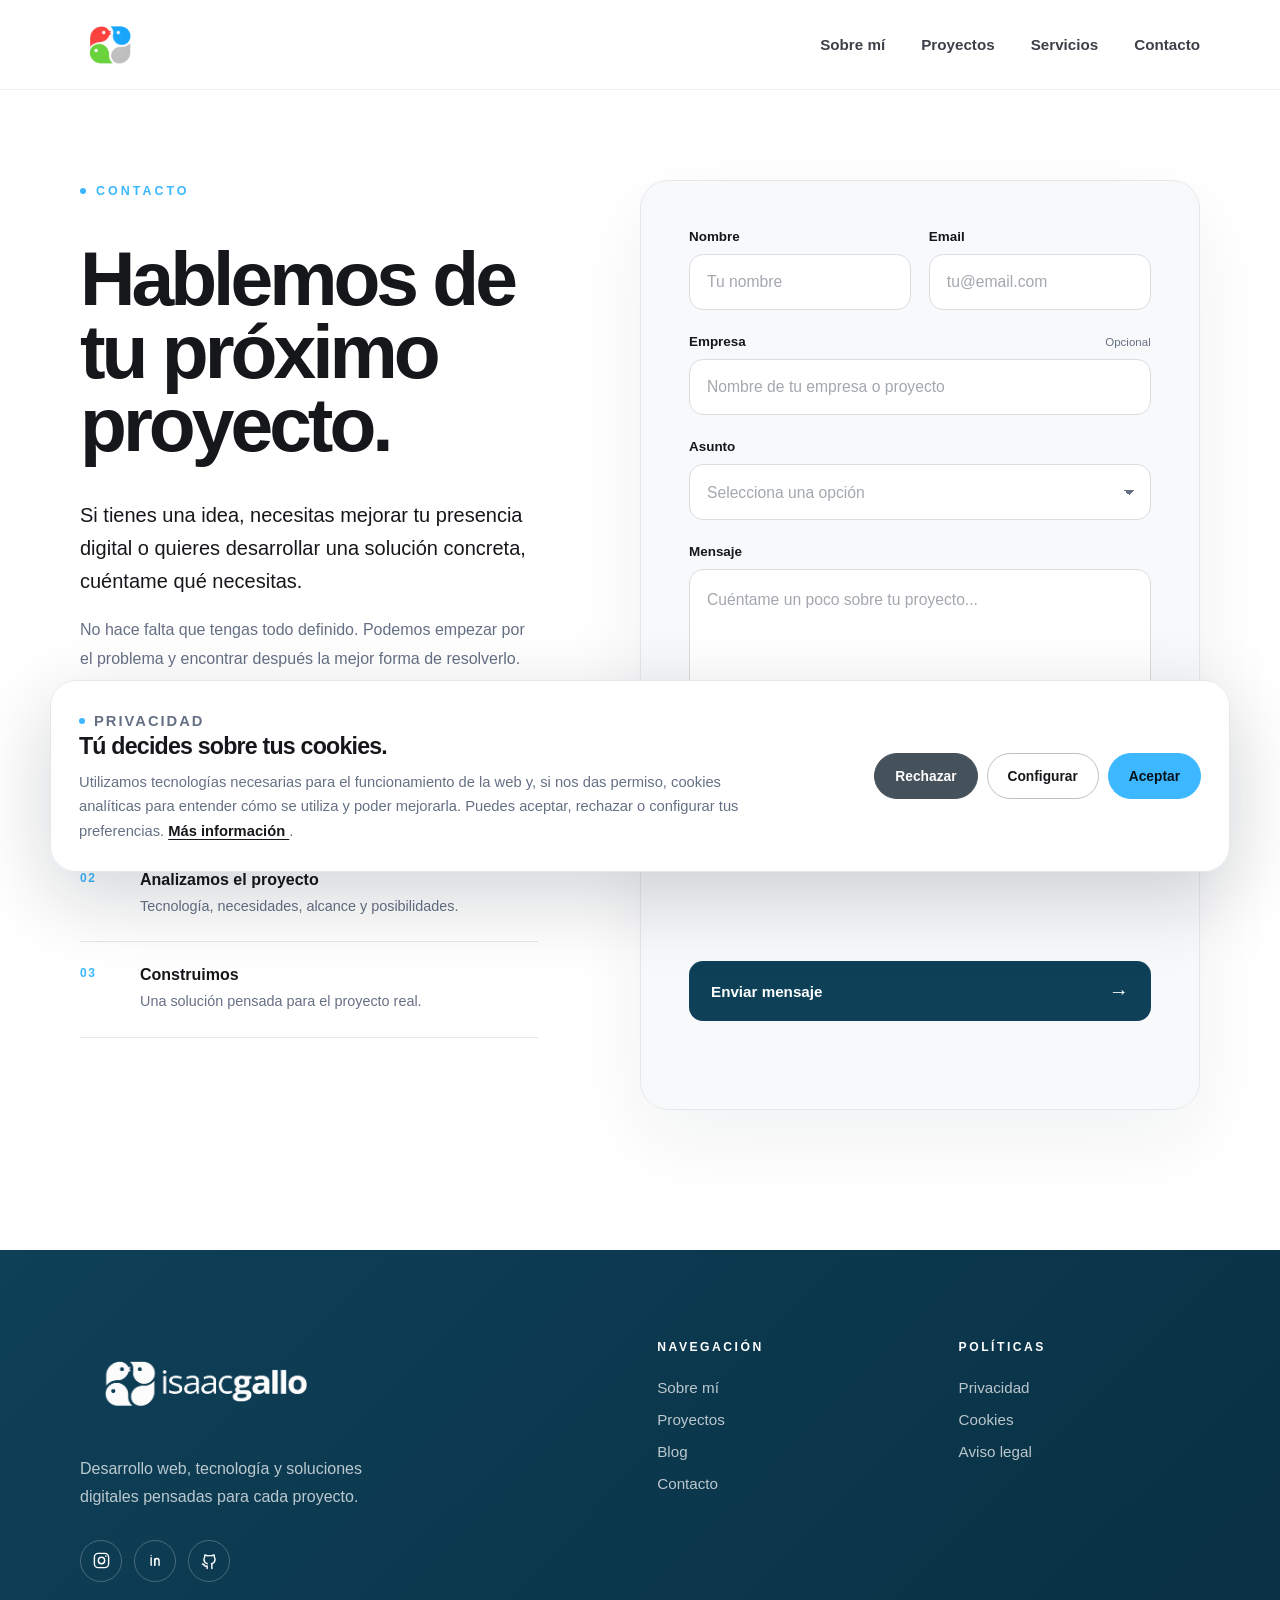
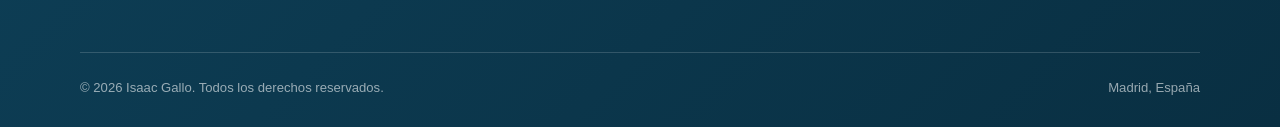
<file: contacto/index.html>
<!DOCTYPE html>
<html lang="es">

<head>

    <meta charset="UTF-8">

    <meta name="viewport" content="width=device-width, initial-scale=1.0">

    <title>Contacto | Isaac Gallo</title>

    <meta name="description"
        content="¿Tienes un proyecto web, una idea o necesitas una solución digital? Cuéntame qué necesitas y hablamos.">

    <meta name="robots" content="index, follow">

    <meta name="theme-color" content="#0E4058">

    <link rel="canonical" href="https://isaacgallo.com/contacto/">


    <!-- =====================================================
         FAVICON
    ====================================================== -->

    <link rel="icon" type="image/png" href="/assets/images/logo_lico.png">

    <link rel="apple-touch-icon" href="/assets/images/logo_lico.png">


    <!-- =====================================================
         CSS
    ====================================================== -->

    <link rel="stylesheet" href="/css/style.css">

    <link rel="stylesheet" href="/css/contacto.css">

    <link rel="stylesheet" href="/css/cookies.css">


    <!-- =====================================================
         CLOUDFLARE TURNSTILE
    ====================================================== -->

    <script src="https://challenges.cloudflare.com/turnstile/v0/api.js" async defer></script>

</head>


<body>


    <!-- =====================================================
         HEADER
    ====================================================== -->

    <header class="site-header" id="siteHeader">

        <nav class="main-nav">


            <!-- LOGO -->

            <a href="/" class="logo" aria-label="Isaac Gallo - Inicio">

                <img src="/assets/images/logo_lico.png" alt="Isaac Gallo">

            </a>



            <!-- NAVEGACIÓN ESCRITORIO -->

            <div class="nav-links">

                <a href="/sobre-mi/">
                    Sobre mí
                </a>

                <a href="/proyectos/">
                    Proyectos
                </a>

                <a href="/servicios/">
                    Servicios
                </a>

                <a href="/contacto/" aria-current="page">
                    Contacto
                </a>

            </div>



            <!-- HAMBURGUESA -->

            <button class="menu-toggle" id="menuToggle" type="button" aria-label="Abrir menú" aria-expanded="false"
                aria-controls="mobileMenu">

                <span></span>
                <span></span>
                <span></span>

            </button>


        </nav>



        <!-- =================================================
             MENÚ MÓVIL
        ================================================== -->

        <div class="mobile-menu" id="mobileMenu">

            <div class="mobile-menu-inner">

                <a href="/sobre-mi/">
                    Sobre mí
                </a>

                <a href="/proyectos/">
                    Proyectos
                </a>

                <a href="/servicios/">
                    Servicios
                </a>

                <a href="/blog/">
                    Blog
                </a>

                <a href="/contacto/" aria-current="page">
                    Contacto
                </a>

            </div>

        </div>


    </header>



    <!-- =====================================================
         MAIN
    ====================================================== -->

    <main class="contact-page">


        <!-- =================================================
             CONTACTO
        ================================================== -->

        <section class="contact-section">


            <div class="contact-container">


                <!-- =========================================
                     INFORMACIÓN
                ========================================== -->

                <div class="contact-intro" data-reveal="left">

                    <p class="section-label">
                        CONTACTO
                    </p>


                    <h1>
                        Hablemos de
                        tu próximo proyecto.
                    </h1>


                    <p class="contact-lead">

                        Si tienes una idea, necesitas mejorar
                        tu presencia digital o quieres desarrollar
                        una solución concreta, cuéntame qué necesitas.

                    </p>


                    <p class="contact-text">

                        No hace falta que tengas todo definido.
                        Podemos empezar por el problema y encontrar
                        después la mejor forma de resolverlo.

                    </p>



                    <div class="contact-details">


                        <div class="contact-detail">

                            <span>
                                01
                            </span>

                            <div>

                                <strong>
                                    Cuéntame tu idea
                                </strong>

                                <p>
                                    Proyecto, problema, objetivo
                                    o simplemente una primera consulta.
                                </p>

                            </div>

                        </div>



                        <div class="contact-detail">

                            <span>
                                02
                            </span>

                            <div>

                                <strong>
                                    Analizamos el proyecto
                                </strong>

                                <p>
                                    Tecnología, necesidades,
                                    alcance y posibilidades.
                                </p>

                            </div>

                        </div>



                        <div class="contact-detail">

                            <span>
                                03
                            </span>

                            <div>

                                <strong>
                                    Construimos
                                </strong>

                                <p>
                                    Una solución pensada
                                    para el proyecto real.
                                </p>

                            </div>

                        </div>


                    </div>


                </div>



                <!-- =========================================
                     FORMULARIO
                ========================================== -->

                <div class="contact-form-wrapper" data-reveal="right" data-delay="100">


                    <form class="contact-form" id="contactForm" novalidate>


                        <!-- NOMBRE + EMAIL -->

                        <div class="form-row">


                            <div class="form-field">

                                <label for="name">
                                    Nombre
                                </label>

                                <input type="text" id="name" name="name" placeholder="Tu nombre" minlength="2"
                                    maxlength="100" autocomplete="name" required>

                            </div>



                            <div class="form-field">

                                <label for="email">
                                    Email
                                </label>

                                <input type="email" id="email" name="email" placeholder="tu@email.com" maxlength="200"
                                    autocomplete="email" required>

                            </div>


                        </div>



                        <!-- EMPRESA -->

                        <div class="form-field">

                            <label for="company">

                                Empresa

                                <span>
                                    Opcional
                                </span>

                            </label>

                            <input type="text" id="company" name="company" placeholder="Nombre de tu empresa o proyecto"
                                maxlength="150" autocomplete="organization">

                        </div>



                        <!-- ASUNTO -->

                        <div class="form-field">

                            <label for="subject">
                                Asunto
                            </label>

                            <select id="subject" name="subject" required>

                                <option value="" selected disabled>
                                    Selecciona una opción
                                </option>

                                <option value="Desarrollo web">
                                    Desarrollo web
                                </option>

                                <option value="Posicionamiento SEO">
                                    Posicionamiento SEO
                                </option>

                                <option value="Automatización / API">
                                    Automatización / API
                                </option>

                                <option value="Mantenimiento web">
                                    Mantenimiento web
                                </option>

                                <option value="Colaboración">
                                    Colaboración
                                </option>

                                <option value="Otro">
                                    Otro
                                </option>

                            </select>

                        </div>


                        
                        <!-- MENSAJE -->

                        <div class="form-field">

                            <label for="message">
                                Mensaje
                            </label>

                            <textarea id="message" name="message" placeholder="Cuéntame un poco sobre tu proyecto..."
                                minlength="10" maxlength="3000" rows="7" required></textarea>

                            <div class="form-counter">

                                <span id="messageCounter">
                                    0
                                </span>

                                / 3000

                            </div>

                        </div>



                        <!-- =================================
                             HONEYPOT
                        ================================== -->

                        <div class="contact-honeypot" aria-hidden="true">

                            <label for="website">
                                Website
                            </label>

                            <input type="text" id="website" name="website" tabindex="-1" autocomplete="off">

                        </div>



                        <!-- =================================
                             PRIVACIDAD
                        ================================== -->

                        <label class="privacy-check">

                            <input type="checkbox" id="privacy" required>

                            <span>

                                He leído y acepto la

                                <a href="/privacidad/" target="_blank" rel="noopener noreferrer">
                                    política de privacidad
                                </a>.

                            </span>

                        </label>



                        <!-- =================================
                             TURNSTILE
                        ================================== -->

                        <div class="turnstile-wrapper">

                            <div class="cf-turnstile" data-sitekey="0x4AAAAAAFwwx4_Lnj64_w48" data-theme="light"></div>

                        </div>



                        <!-- =================================
                             BOTÓN
                        ================================== -->

                        <button class="contact-submit" id="contactSubmit" type="submit">

                            <span class="submit-text">
                                Enviar mensaje
                            </span>

                            <span class="submit-arrow" aria-hidden="true">
                                →
                            </span>

                        </button>



                        <!-- =================================
                             ESTADO
                        ================================== -->

                        <div class="form-status" id="formStatus" role="status" aria-live="polite"></div>


                    </form>


                </div>


            </div>


        </section>


    </main>



    <!-- =====================================================
         FOOTER
    ====================================================== -->

    <footer class="site-footer">


        <div class="footer-container">


            <div class="footer-main">


                <div class="footer-brand">


                    <a href="/" class="footer-logo" aria-label="Isaac Gallo - Inicio">

                        <img src="/assets/images/lico_logo_pie_pagina.webp" alt="Isaac Gallo">

                    </a>


                    <p class="footer-description">

                        Desarrollo web, tecnología
                        y soluciones digitales
                        pensadas para cada proyecto.

                    </p>



                    <div class="footer-socials">


                        <a href="#" class="footer-social-link" aria-label="Instagram">

                            <svg viewBox="0 0 24 24" aria-hidden="true">

                                <rect x="3" y="3" width="18" height="18" rx="5"></rect>

                                <circle cx="12" cy="12" r="4"></circle>

                                <circle cx="17.5" cy="6.5" r="1" class="social-dot"></circle>

                            </svg>

                        </a>



                        <a href="#" class="footer-social-link" aria-label="LinkedIn">

                            <svg viewBox="0 0 24 24" aria-hidden="true">

                                <path d="M6.5 8.5V18"></path>

                                <path d="M6.5 5.5h.01"></path>

                                <path d="M11 18V12.5C11 10.8 12 9.5 13.7 9.5C15.5 9.5 16.5 10.8 16.5 12.5V18"></path>

                                <path d="M11 10V18"></path>

                            </svg>

                        </a>



                        <a href="#" class="footer-social-link" aria-label="GitHub">

                            <svg viewBox="0 0 24 24" aria-hidden="true">

                                <path d="M15 22V18.5C15 17.5 15.1 16.5 14.5 16"></path>

                                <path d="M9 22V19C6 20 5 17.5 5 17.5"></path>

                                <path d="M5 17.5C4 16 3 16.5 3 16.5"></path>

                                <path
                                    d="M15 16C18 15 19 13 19 10.5C19 9.5 18.6 8.5 18 7.7C18.2 6.8 18.2 5.8 17.8 5C17.8 5 16.8 4.7 14.8 6.2C13 5.7 11 5.7 9.2 6.2C7.2 4.7 6.2 5 6.2 5C5.8 5.8 5.8 6.8 6 7.7C5.4 8.5 5 9.5 5 10.5C5 13 6 15 9 16">
                                </path>

                            </svg>

                        </a>


                    </div>


                </div>



                <div class="footer-column">

                    <h3>
                        Navegación
                    </h3>

                    <ul>

                        <li>
                            <a href="/sobre-mi/">
                                Sobre mí
                            </a>
                        </li>

                        <li>
                            <a href="/proyectos/">
                                Proyectos
                            </a>
                        </li>

                        <li>
                            <a href="/blog/">
                                Blog
                            </a>
                        </li>

                        <li>
                            <a href="/contacto/">
                                Contacto
                            </a>
                        </li>

                    </ul>

                </div>



                <div class="footer-column">

                    <h3>
                        Políticas
                    </h3>

                    <ul>

                        <li>
                            <a href="/privacidad/">
                                Privacidad
                            </a>
                        </li>

                        <li>
                            <a href="/cookies/">
                                Cookies
                            </a>
                        </li>

                        <li>
                            <a href="/aviso-legal/">
                                Aviso legal
                            </a>
                        </li>

                    </ul>

                </div>


            </div>



            <div class="footer-bottom">

                <p>
                    © 2026 Isaac Gallo.
                    Todos los derechos reservados.
                </p>

                <p>
                    Madrid, España
                </p>

            </div>


        </div>


    </footer>



    <!-- =====================================================
         JAVASCRIPT
    ====================================================== -->

    <script src="/js/cookies.js"></script>

    <script src="/js/main.js"></script>

    <script src="/js/contacto.js"></script>


</body>

</html>
</file>
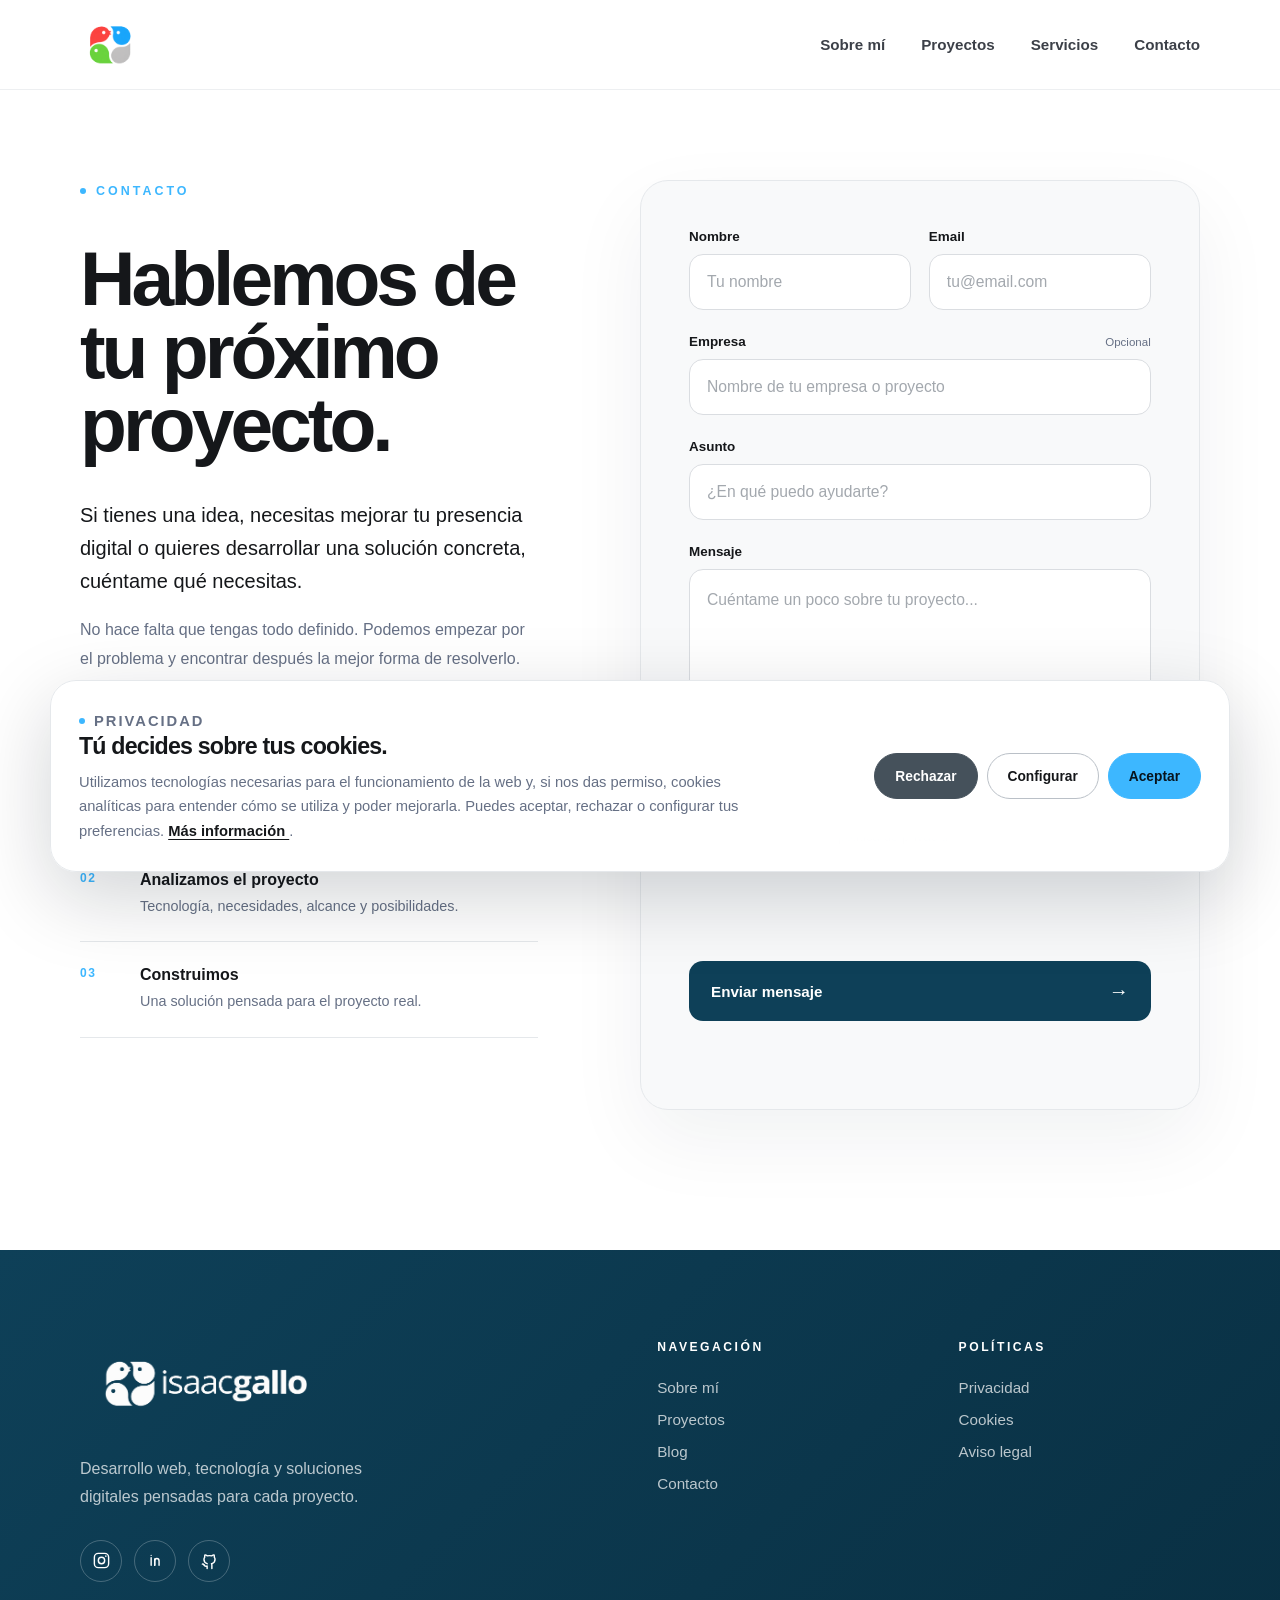
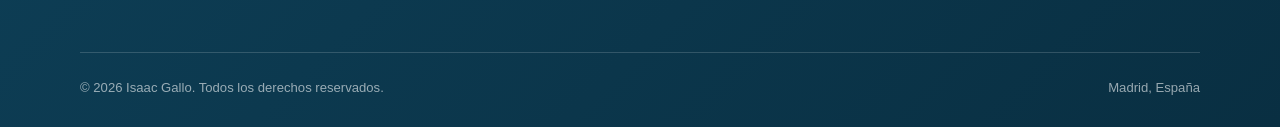
<file: Contacto/index.html>
<!DOCTYPE html>
<html lang="es">

<head>

    <meta charset="UTF-8">

    <meta
        name="viewport"
        content="width=device-width, initial-scale=1.0"
    >

    <title>Contacto | Isaac Gallo</title>

    <meta
        name="description"
        content="¿Tienes un proyecto web, una idea o necesitas una solución digital? Cuéntame qué necesitas y hablamos."
    >

    <meta
        name="robots"
        content="index, follow"
    >

    <meta
        name="theme-color"
        content="#0E4058"
    >

    <link
        rel="canonical"
        href="https://isaacgallo.com/contacto/"
    >


    <!-- =====================================================
         FAVICON
    ====================================================== -->

    <link
        rel="icon"
        type="image/png"
        href="/assets/images/logo_lico.png"
    >

    <link
        rel="apple-touch-icon"
        href="/assets/images/logo_lico.png"
    >


    <!-- =====================================================
         CSS
    ====================================================== -->

    <link
        rel="stylesheet"
        href="/css/style.css"
    >

    <link
        rel="stylesheet"
        href="/css/contacto.css"
    >

    <link
        rel="stylesheet"
        href="/css/cookies.css"
    >


    <!-- =====================================================
         CLOUDFLARE TURNSTILE
    ====================================================== -->

    <script
        src="https://challenges.cloudflare.com/turnstile/v0/api.js"
        async
        defer
    ></script>

</head>


<body>


    <!-- =====================================================
         HEADER
    ====================================================== -->

    <header
        class="site-header"
        id="siteHeader"
    >

        <nav class="main-nav">


            <!-- LOGO -->

            <a
                href="/"
                class="logo"
                aria-label="Isaac Gallo - Inicio"
            >

                <img
                    src="/assets/images/logo_lico.png"
                    alt="Isaac Gallo"
                >

            </a>



            <!-- NAVEGACIÓN ESCRITORIO -->

            <div class="nav-links">

                <a href="/sobre-mi/">
                    Sobre mí
                </a>

                <a href="/proyectos/">
                    Proyectos
                </a>

                <a href="/servicios/">
                    Servicios
                </a>

                <a
                    href="/contacto/"
                    aria-current="page"
                >
                    Contacto
                </a>

            </div>



            <!-- HAMBURGUESA -->

            <button
                class="menu-toggle"
                id="menuToggle"
                type="button"
                aria-label="Abrir menú"
                aria-expanded="false"
                aria-controls="mobileMenu"
            >

                <span></span>
                <span></span>
                <span></span>

            </button>


        </nav>



        <!-- =================================================
             MENÚ MÓVIL
        ================================================== -->

        <div
            class="mobile-menu"
            id="mobileMenu"
        >

            <div class="mobile-menu-inner">

                <a href="/sobre-mi/">
                    Sobre mí
                </a>

                <a href="/proyectos/">
                    Proyectos
                </a>

                <a href="/servicios/">
                    Servicios
                </a>

                <a href="/blog/">
                    Blog
                </a>

                <a
                    href="/contacto/"
                    aria-current="page"
                >
                    Contacto
                </a>

            </div>

        </div>


    </header>



    <!-- =====================================================
         MAIN
    ====================================================== -->

    <main class="contact-page">


        <!-- =================================================
             CONTACTO
        ================================================== -->

        <section class="contact-section">


            <div class="contact-container">


                <!-- =========================================
                     INFORMACIÓN
                ========================================== -->

                <div
                    class="contact-intro"
                    data-reveal="left"
                >

                    <p class="section-label">
                        CONTACTO
                    </p>


                    <h1>
                        Hablemos de
                        tu próximo proyecto.
                    </h1>


                    <p class="contact-lead">

                        Si tienes una idea, necesitas mejorar
                        tu presencia digital o quieres desarrollar
                        una solución concreta, cuéntame qué necesitas.

                    </p>


                    <p class="contact-text">

                        No hace falta que tengas todo definido.
                        Podemos empezar por el problema y encontrar
                        después la mejor forma de resolverlo.

                    </p>



                    <div class="contact-details">


                        <div class="contact-detail">

                            <span>
                                01
                            </span>

                            <div>

                                <strong>
                                    Cuéntame tu idea
                                </strong>

                                <p>
                                    Proyecto, problema, objetivo
                                    o simplemente una primera consulta.
                                </p>

                            </div>

                        </div>



                        <div class="contact-detail">

                            <span>
                                02
                            </span>

                            <div>

                                <strong>
                                    Analizamos el proyecto
                                </strong>

                                <p>
                                    Tecnología, necesidades,
                                    alcance y posibilidades.
                                </p>

                            </div>

                        </div>



                        <div class="contact-detail">

                            <span>
                                03
                            </span>

                            <div>

                                <strong>
                                    Construimos
                                </strong>

                                <p>
                                    Una solución pensada
                                    para el proyecto real.
                                </p>

                            </div>

                        </div>


                    </div>


                </div>



                <!-- =========================================
                     FORMULARIO
                ========================================== -->

                <div
                    class="contact-form-wrapper"
                    data-reveal="right"
                    data-delay="100"
                >


                    <form
                        class="contact-form"
                        id="contactForm"
                        novalidate
                    >


                        <!-- NOMBRE + EMAIL -->

                        <div class="form-row">


                            <div class="form-field">

                                <label for="name">
                                    Nombre
                                </label>

                                <input
                                    type="text"
                                    id="name"
                                    name="name"
                                    placeholder="Tu nombre"
                                    minlength="2"
                                    maxlength="100"
                                    autocomplete="name"
                                    required
                                >

                            </div>



                            <div class="form-field">

                                <label for="email">
                                    Email
                                </label>

                                <input
                                    type="email"
                                    id="email"
                                    name="email"
                                    placeholder="tu@email.com"
                                    maxlength="200"
                                    autocomplete="email"
                                    required
                                >

                            </div>


                        </div>



                        <!-- EMPRESA -->

                        <div class="form-field">

                            <label for="company">

                                Empresa

                                <span>
                                    Opcional
                                </span>

                            </label>

                            <input
                                type="text"
                                id="company"
                                name="company"
                                placeholder="Nombre de tu empresa o proyecto"
                                maxlength="150"
                                autocomplete="organization"
                            >

                        </div>



                        <!-- ASUNTO -->

                        <div class="form-field">

                            <label for="subject">
                                Asunto
                            </label>

                            <input
                                type="text"
                                id="subject"
                                name="subject"
                                placeholder="¿En qué puedo ayudarte?"
                                minlength="2"
                                maxlength="150"
                                required
                            >

                        </div>



                        <!-- MENSAJE -->

                        <div class="form-field">

                            <label for="message">
                                Mensaje
                            </label>

                            <textarea
                                id="message"
                                name="message"
                                placeholder="Cuéntame un poco sobre tu proyecto..."
                                minlength="10"
                                maxlength="3000"
                                rows="7"
                                required
                            ></textarea>

                            <div class="form-counter">

                                <span id="messageCounter">
                                    0
                                </span>

                                / 3000

                            </div>

                        </div>



                        <!-- =================================
                             HONEYPOT
                        ================================== -->

                        <div
                            class="contact-honeypot"
                            aria-hidden="true"
                        >

                            <label for="website">
                                Website
                            </label>

                            <input
                                type="text"
                                id="website"
                                name="website"
                                tabindex="-1"
                                autocomplete="off"
                            >

                        </div>



                        <!-- =================================
                             PRIVACIDAD
                        ================================== -->

                        <label class="privacy-check">

                            <input
                                type="checkbox"
                                id="privacy"
                                required
                            >

                            <span>

                                He leído y acepto la

                                <a
                                    href="/privacidad/"
                                    target="_blank"
                                    rel="noopener noreferrer"
                                >
                                    política de privacidad
                                </a>.

                            </span>

                        </label>



                        <!-- =================================
                             TURNSTILE
                        ================================== -->

                        <div class="turnstile-wrapper">

                            <div
                                class="cf-turnstile"
                                data-sitekey="0x4AAAAAAFwwx4_Lnj64_w48"
                                data-theme="light"
                            ></div>

                        </div>



                        <!-- =================================
                             BOTÓN
                        ================================== -->

                        <button
                            class="contact-submit"
                            id="contactSubmit"
                            type="submit"
                        >

                            <span class="submit-text">
                                Enviar mensaje
                            </span>

                            <span
                                class="submit-arrow"
                                aria-hidden="true"
                            >
                                →
                            </span>

                        </button>



                        <!-- =================================
                             ESTADO
                        ================================== -->

                        <div
                            class="form-status"
                            id="formStatus"
                            role="status"
                            aria-live="polite"
                        ></div>


                    </form>


                </div>


            </div>


        </section>


    </main>



    <!-- =====================================================
         FOOTER
    ====================================================== -->

    <footer class="site-footer">


        <div class="footer-container">


            <div class="footer-main">


                <div class="footer-brand">


                    <a
                        href="/"
                        class="footer-logo"
                        aria-label="Isaac Gallo - Inicio"
                    >

                        <img
                            src="/assets/images/lico_logo_pie_pagina.webp"
                            alt="Isaac Gallo"
                        >

                    </a>


                    <p class="footer-description">

                        Desarrollo web, tecnología
                        y soluciones digitales
                        pensadas para cada proyecto.

                    </p>



                    <div class="footer-socials">


                        <a
                            href="#"
                            class="footer-social-link"
                            aria-label="Instagram"
                        >

                            <svg
                                viewBox="0 0 24 24"
                                aria-hidden="true"
                            >

                                <rect
                                    x="3"
                                    y="3"
                                    width="18"
                                    height="18"
                                    rx="5"
                                ></rect>

                                <circle
                                    cx="12"
                                    cy="12"
                                    r="4"
                                ></circle>

                                <circle
                                    cx="17.5"
                                    cy="6.5"
                                    r="1"
                                    class="social-dot"
                                ></circle>

                            </svg>

                        </a>



                        <a
                            href="#"
                            class="footer-social-link"
                            aria-label="LinkedIn"
                        >

                            <svg
                                viewBox="0 0 24 24"
                                aria-hidden="true"
                            >

                                <path d="M6.5 8.5V18"></path>

                                <path d="M6.5 5.5h.01"></path>

                                <path
                                    d="M11 18V12.5C11 10.8 12 9.5 13.7 9.5C15.5 9.5 16.5 10.8 16.5 12.5V18"
                                ></path>

                                <path d="M11 10V18"></path>

                            </svg>

                        </a>



                        <a
                            href="#"
                            class="footer-social-link"
                            aria-label="GitHub"
                        >

                            <svg
                                viewBox="0 0 24 24"
                                aria-hidden="true"
                            >

                                <path
                                    d="M15 22V18.5C15 17.5 15.1 16.5 14.5 16"
                                ></path>

                                <path
                                    d="M9 22V19C6 20 5 17.5 5 17.5"
                                ></path>

                                <path
                                    d="M5 17.5C4 16 3 16.5 3 16.5"
                                ></path>

                                <path
                                    d="M15 16C18 15 19 13 19 10.5C19 9.5 18.6 8.5 18 7.7C18.2 6.8 18.2 5.8 17.8 5C17.8 5 16.8 4.7 14.8 6.2C13 5.7 11 5.7 9.2 6.2C7.2 4.7 6.2 5 6.2 5C5.8 5.8 5.8 6.8 6 7.7C5.4 8.5 5 9.5 5 10.5C5 13 6 15 9 16"
                                ></path>

                            </svg>

                        </a>


                    </div>


                </div>



                <div class="footer-column">

                    <h3>
                        Navegación
                    </h3>

                    <ul>

                        <li>
                            <a href="/sobre-mi/">
                                Sobre mí
                            </a>
                        </li>

                        <li>
                            <a href="/proyectos/">
                                Proyectos
                            </a>
                        </li>

                        <li>
                            <a href="/blog/">
                                Blog
                            </a>
                        </li>

                        <li>
                            <a href="/contacto/">
                                Contacto
                            </a>
                        </li>

                    </ul>

                </div>



                <div class="footer-column">

                    <h3>
                        Políticas
                    </h3>

                    <ul>

                        <li>
                            <a href="/privacidad/">
                                Privacidad
                            </a>
                        </li>

                        <li>
                            <a href="/cookies/">
                                Cookies
                            </a>
                        </li>

                        <li>
                            <a href="/aviso-legal/">
                                Aviso legal
                            </a>
                        </li>

                    </ul>

                </div>


            </div>



            <div class="footer-bottom">

                <p>
                    © 2026 Isaac Gallo.
                    Todos los derechos reservados.
                </p>

                <p>
                    Madrid, España
                </p>

            </div>


        </div>


    </footer>



    <!-- =====================================================
         JAVASCRIPT
    ====================================================== -->

    <script src="/js/cookies.js"></script>

    <script src="/js/main.js"></script>

    <script src="/js/contacto.js"></script>


</body>

</html>
</file>
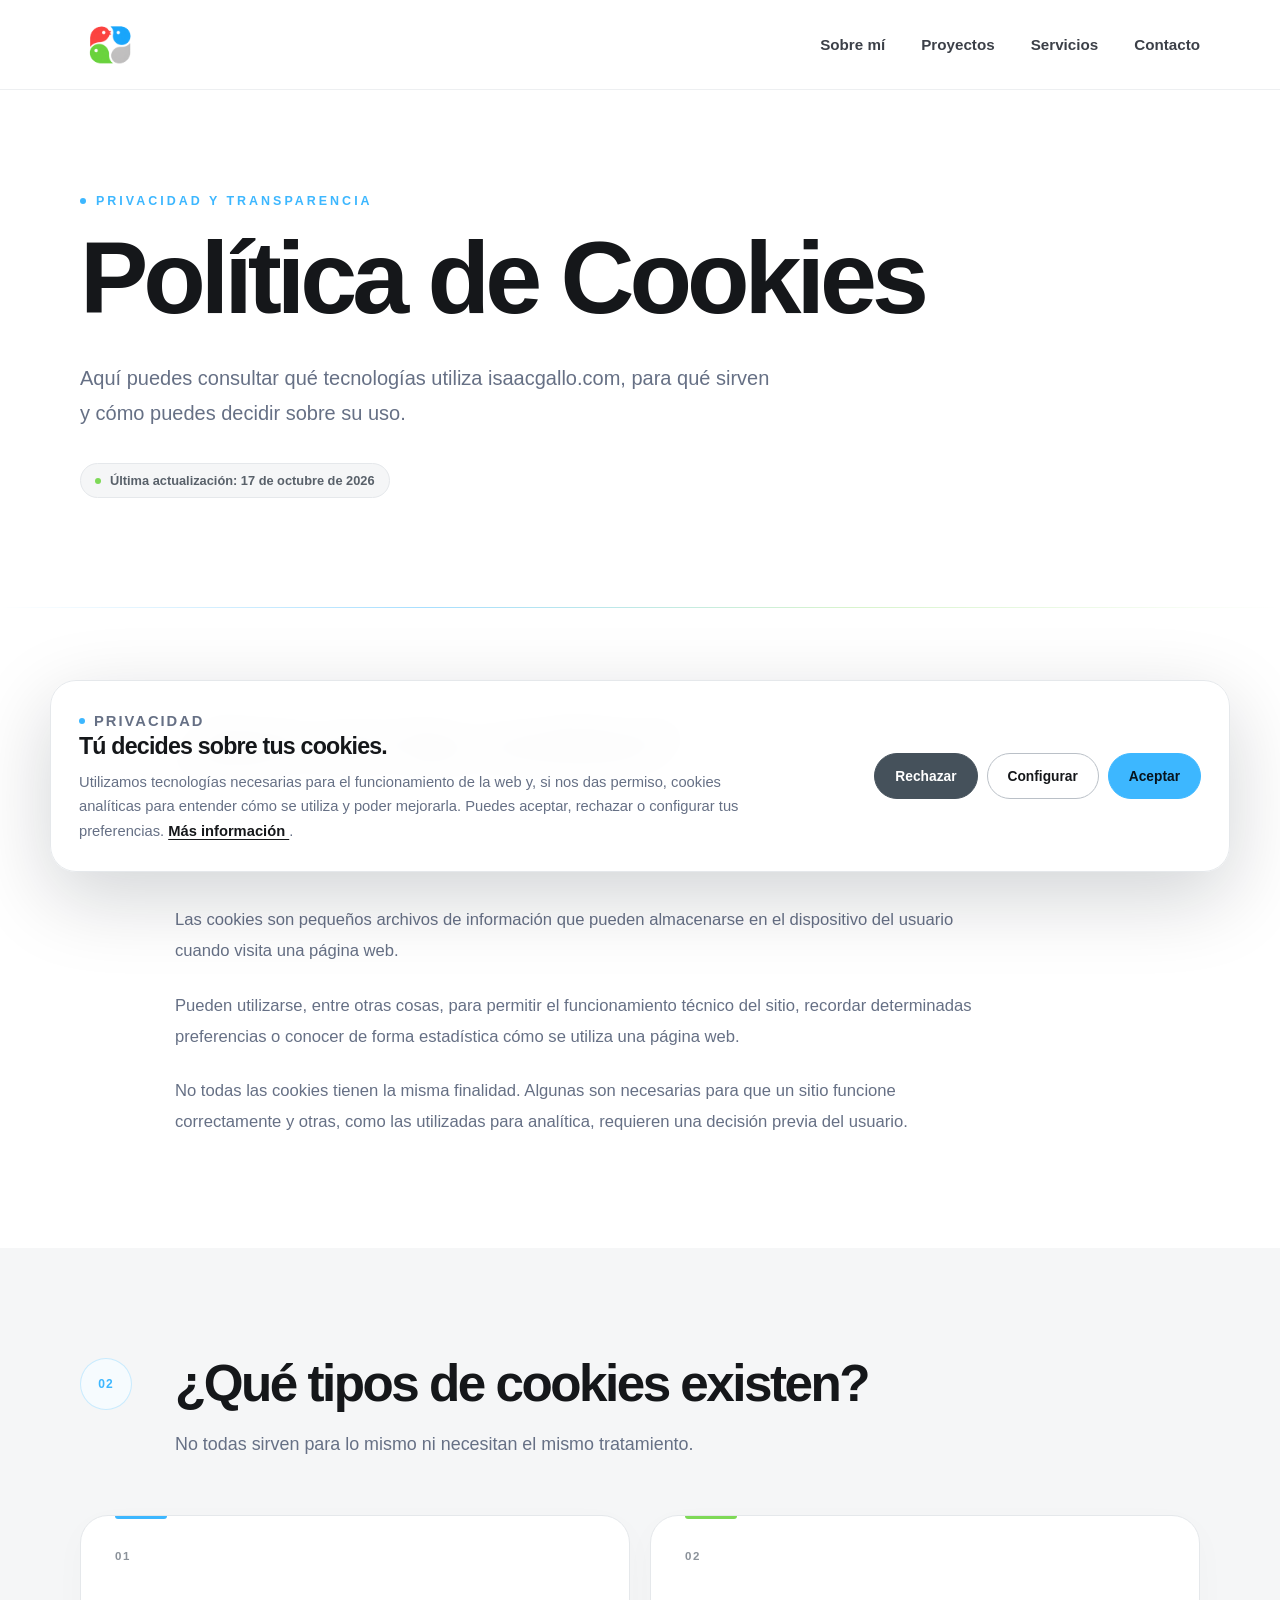
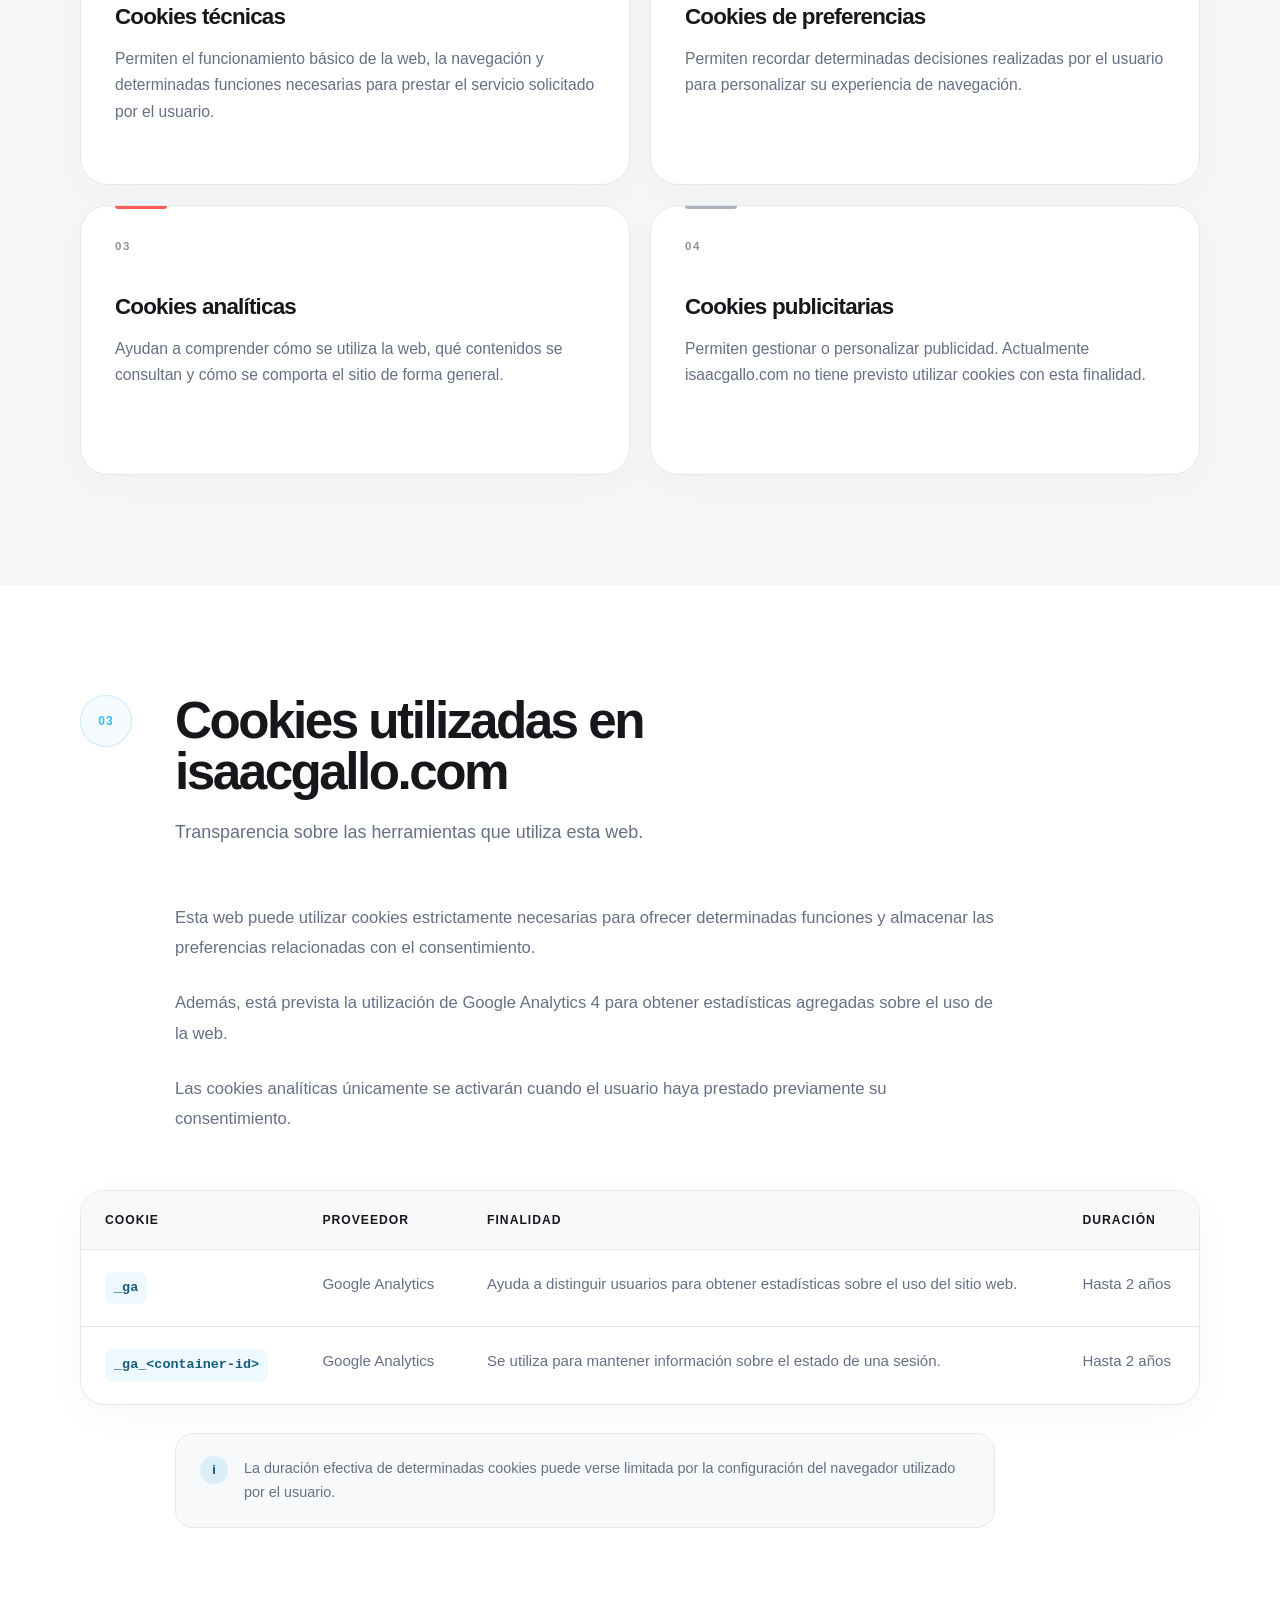
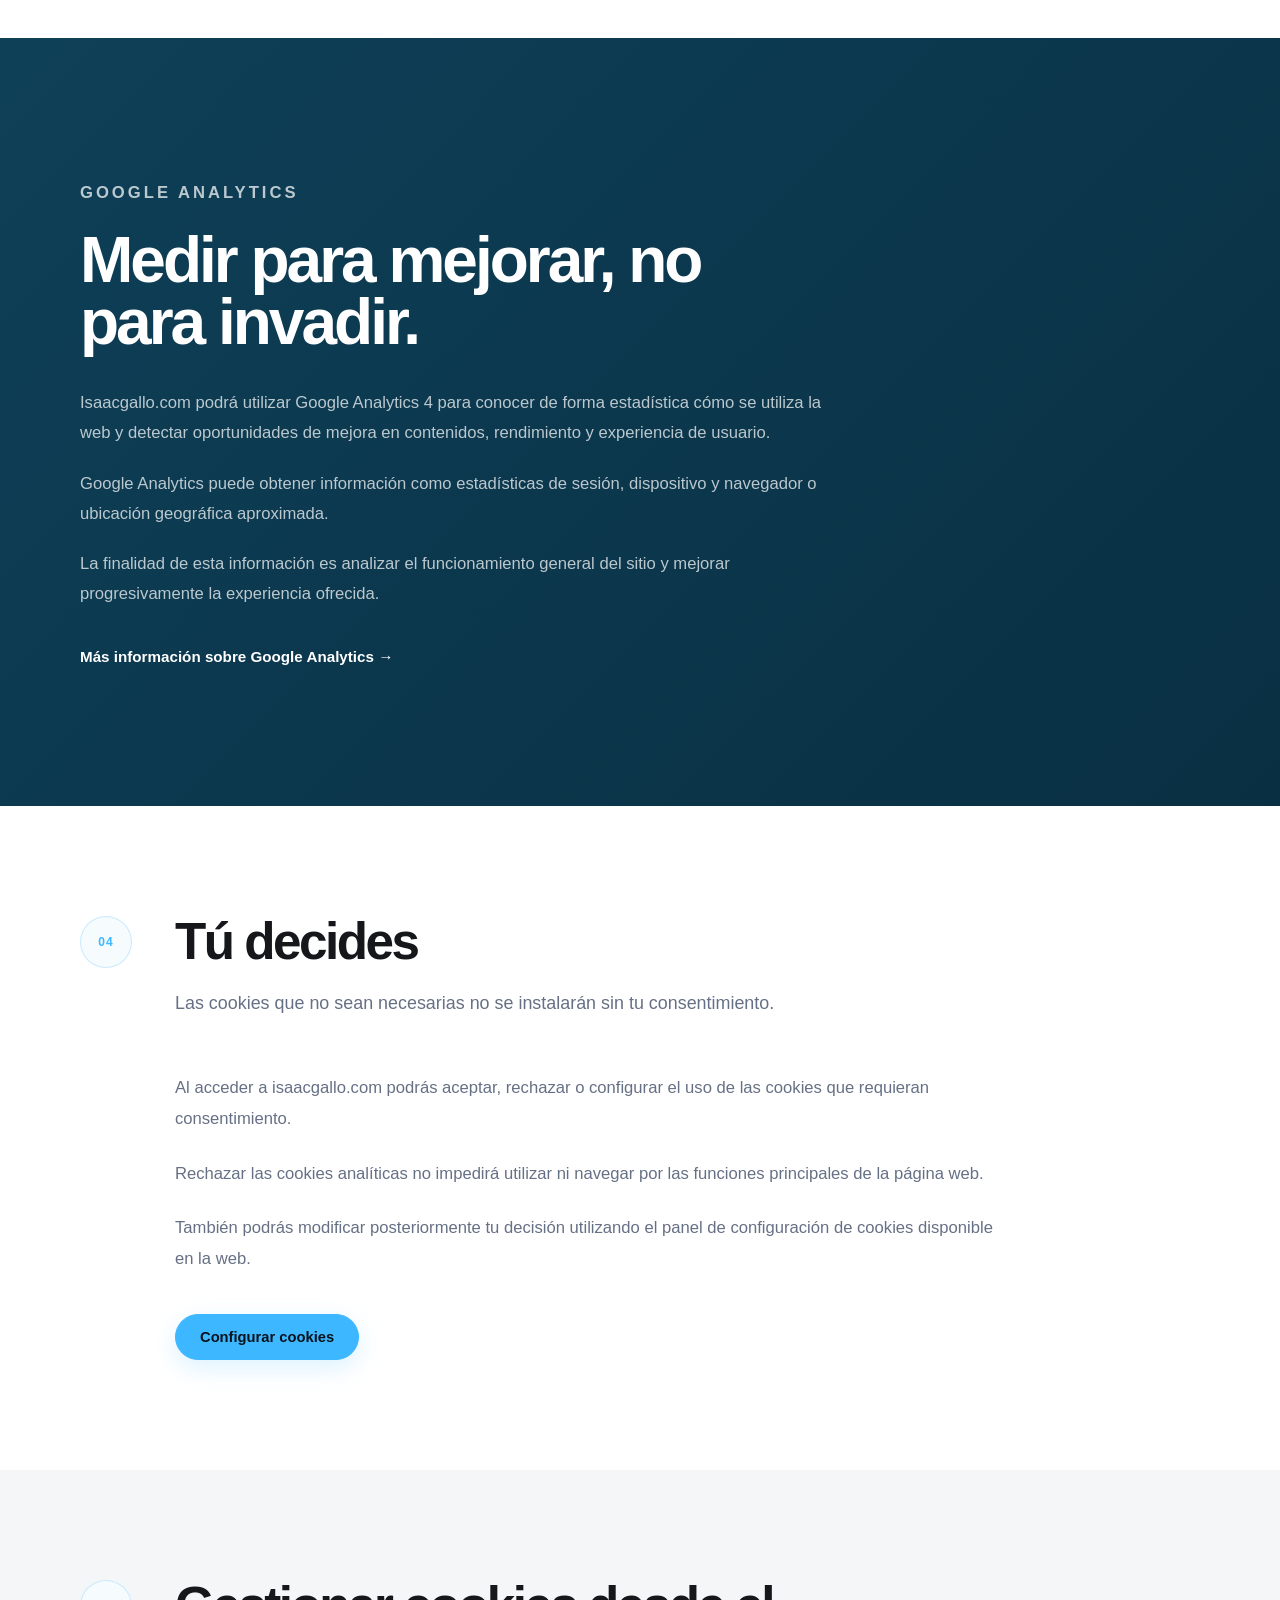
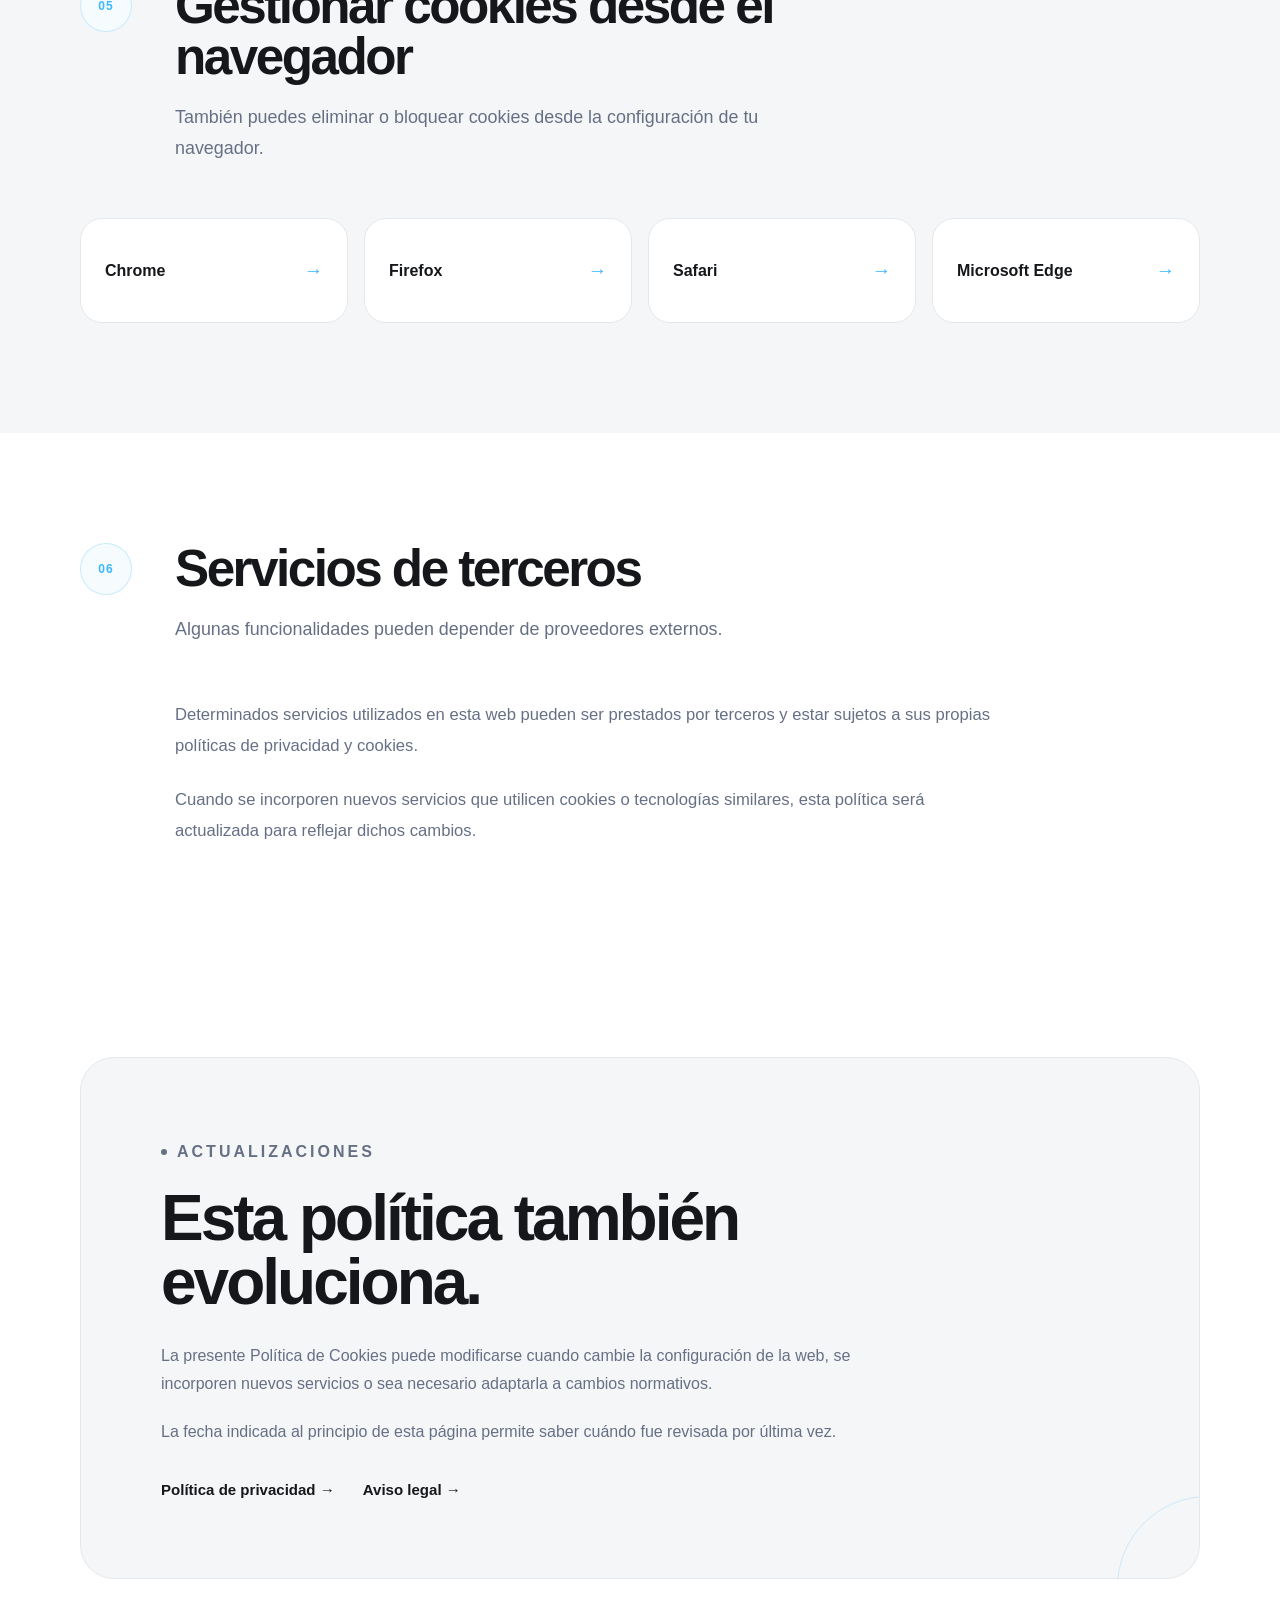
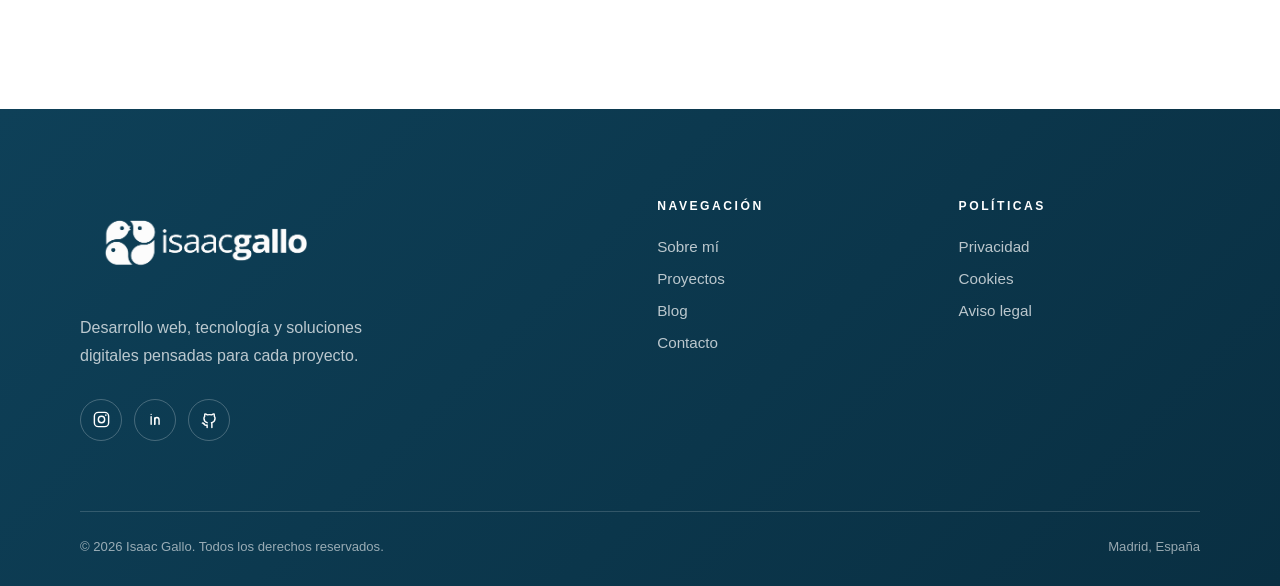
<file: cookies/index.html>
<!DOCTYPE html>
<html lang="es">

<head>

    <meta charset="UTF-8">

    <meta
        name="viewport"
        content="width=device-width, initial-scale=1.0"
    >

    <title>
        Política de Cookies | Isaac Gallo
    </title>

    <meta
        name="description"
        content="Información sobre el uso de cookies y tecnologías similares en isaacgallo.com."
    >

    <meta
        name="robots"
        content="index, follow"
    >

    <meta
        name="theme-color"
        content="#0E4058"
    >

    <link
        rel="canonical"
        href="https://isaacgallo.com/cookies/"
    >


    <!-- FAVICON -->

    <link
        rel="icon"
        type="image/png"
        href="/assets/images/logo_lico.png"
    >

    <link
        rel="apple-touch-icon"
        href="/assets/images/logo_lico.png"
    >


   <!-- CSS GLOBAL -->

    <link
    rel="stylesheet"
    href="/css/style.css"
    >  


    <!-- CSS PÁGINAS LEGALES -->

    <link
    rel="stylesheet"
    href="/css/legal.css"
    >

    <link
        rel="stylesheet"
        href="/css/cookies.css"
    >

</head>


<body>


    <!-- =====================================================
         HEADER
    ====================================================== -->

    <header
        class="site-header"
        id="siteHeader"
    >

        <nav class="main-nav">


            <!-- LOGO -->

            <a
                href="/"
                class="logo"
                aria-label="Isaac Gallo - Inicio"
            >

                <img
                    src="/assets/images/logo_lico.png"
                    alt="Isaac Gallo"
                >

            </a>



            <!-- NAVEGACIÓN ESCRITORIO -->

            <div class="nav-links">

                <a href="/sobre-mi/">
                    Sobre mí
                </a>

                <a href="/proyectos/">
                    Proyectos
                </a>

                <a href="/servicios/">
                    Servicios
                </a>

                <a href="/contacto/">
                    Contacto
                </a>

            </div>



            <!-- HAMBURGUESA -->

            <button
                class="menu-toggle"
                id="menuToggle"
                type="button"
                aria-label="Abrir menú"
                aria-expanded="false"
                aria-controls="mobileMenu"
            >

                <span></span>
                <span></span>
                <span></span>

            </button>


        </nav>



        <!-- MENÚ MÓVIL -->

        <div
            class="mobile-menu"
            id="mobileMenu"
        >

            <div class="mobile-menu-inner">

                <a href="/sobre-mi/">
                    Sobre mí
                </a>

                <a href="/proyectos/">
                    Proyectos
                </a>

                <a href="/servicios/">
                    Servicios
                </a>

                <a href="/blog/">
                    Blog
                </a>

                <a href="/contacto/">
                    Contacto
                </a>

            </div>

        </div>


    </header>



    <!-- =====================================================
         MAIN
    ====================================================== -->

    <main class="legal-page">


        <!-- =================================================
             HERO LEGAL
        ================================================== -->

        <section class="legal-hero">

            <div class="legal-container">


                <p class="section-label">
                    PRIVACIDAD Y TRANSPARENCIA
                </p>


                <h1>
                    Política de Cookies
                </h1>


                <p class="legal-hero-description">

                    Aquí puedes consultar qué tecnologías utiliza
                    isaacgallo.com, para qué sirven y cómo puedes
                    decidir sobre su uso.

                </p>


                <p class="legal-updated">
                    Última actualización: 17 de octubre de 2026
                </p>


            </div>

        </section>



        <!-- =================================================
             INTRODUCCIÓN
        ================================================== -->

        <section class="legal-section">

            <div class="legal-container">


                <div class="legal-section-heading">

                    <span class="legal-number">
                        01
                    </span>

                    <div>

                        <h2>
                            ¿Qué son las cookies?
                        </h2>

                        <p class="legal-section-intro">

                            Pequeños archivos que ayudan a una web
                            a recordar determinada información sobre
                            una visita.

                        </p>

                    </div>

                </div>



                <div class="legal-content">

                    <p>

                        Las cookies son pequeños archivos de información
                        que pueden almacenarse en el dispositivo del usuario
                        cuando visita una página web.

                    </p>


                    <p>

                        Pueden utilizarse, entre otras cosas, para permitir
                        el funcionamiento técnico del sitio, recordar
                        determinadas preferencias o conocer de forma
                        estadística cómo se utiliza una página web.

                    </p>


                    <p>

                        No todas las cookies tienen la misma finalidad.
                        Algunas son necesarias para que un sitio funcione
                        correctamente y otras, como las utilizadas para
                        analítica, requieren una decisión previa del usuario.

                    </p>

                </div>


            </div>

        </section>



        <!-- =================================================
             TIPOS DE COOKIES
        ================================================== -->

        <section class="legal-section legal-section-alt">

            <div class="legal-container">


                <div class="legal-section-heading">

                    <span class="legal-number">
                        02
                    </span>

                    <div>

                        <h2>
                            ¿Qué tipos de cookies existen?
                        </h2>

                        <p class="legal-section-intro">

                            No todas sirven para lo mismo ni necesitan
                            el mismo tratamiento.

                        </p>

                    </div>

                </div>



                <div class="cookie-types-grid">


                    <!-- TÉCNICAS -->

                    <article class="cookie-type-card cookie-blue">

                        <span class="cookie-card-number">
                            01
                        </span>

                        <h3>
                            Cookies técnicas
                        </h3>

                        <p>

                            Permiten el funcionamiento básico de la web,
                            la navegación y determinadas funciones necesarias
                            para prestar el servicio solicitado por el usuario.

                        </p>

                    </article>



                    <!-- PREFERENCIAS -->

                    <article class="cookie-type-card cookie-green">

                        <span class="cookie-card-number">
                            02
                        </span>

                        <h3>
                            Cookies de preferencias
                        </h3>

                        <p>

                            Permiten recordar determinadas decisiones
                            realizadas por el usuario para personalizar
                            su experiencia de navegación.

                        </p>

                    </article>



                    <!-- ANALÍTICAS -->

                    <article class="cookie-type-card cookie-red">

                        <span class="cookie-card-number">
                            03
                        </span>

                        <h3>
                            Cookies analíticas
                        </h3>

                        <p>

                            Ayudan a comprender cómo se utiliza la web,
                            qué contenidos se consultan y cómo se comporta
                            el sitio de forma general.

                        </p>

                    </article>



                    <!-- PUBLICIDAD -->

                    <article class="cookie-type-card cookie-neutral">

                        <span class="cookie-card-number">
                            04
                        </span>

                        <h3>
                            Cookies publicitarias
                        </h3>

                        <p>

                            Permiten gestionar o personalizar publicidad.
                            Actualmente isaacgallo.com no tiene previsto
                            utilizar cookies con esta finalidad.

                        </p>

                    </article>


                </div>


            </div>

        </section>



        <!-- =================================================
             COOKIES UTILIZADAS
        ================================================== -->

        <section class="legal-section">

            <div class="legal-container">


                <div class="legal-section-heading">

                    <span class="legal-number">
                        03
                    </span>

                    <div>

                        <h2>
                            Cookies utilizadas en isaacgallo.com
                        </h2>

                        <p class="legal-section-intro">

                            Transparencia sobre las herramientas
                            que utiliza esta web.

                        </p>

                    </div>

                </div>



                <div class="legal-content">


                    <p>

                        Esta web puede utilizar cookies estrictamente
                        necesarias para ofrecer determinadas funciones
                        y almacenar las preferencias relacionadas
                        con el consentimiento.

                    </p>


                    <p>

                        Además, está prevista la utilización de
                        Google Analytics 4 para obtener estadísticas
                        agregadas sobre el uso de la web.

                    </p>


                    <p>

                        Las cookies analíticas únicamente se activarán
                        cuando el usuario haya prestado previamente
                        su consentimiento.

                    </p>


                </div>



                <!-- =============================
                     TABLA GOOGLE ANALYTICS
                ============================== -->

                <div class="cookie-table-wrapper">

                    <table class="cookie-table">


                        <thead>

                            <tr>

                                <th>
                                    Cookie
                                </th>

                                <th>
                                    Proveedor
                                </th>

                                <th>
                                    Finalidad
                                </th>

                                <th>
                                    Duración
                                </th>

                            </tr>

                        </thead>



                        <tbody>


                            <tr>

                                <td>
                                    <code>_ga</code>
                                </td>

                                <td>
                                    Google Analytics
                                </td>

                                <td>

                                    Ayuda a distinguir usuarios
                                    para obtener estadísticas sobre
                                    el uso del sitio web.

                                </td>

                                <td>
                                    Hasta 2 años
                                </td>

                            </tr>



                            <tr>

                                <td>
                                    <code>_ga_&lt;container-id&gt;</code>
                                </td>

                                <td>
                                    Google Analytics
                                </td>

                                <td>

                                    Se utiliza para mantener
                                    información sobre el estado
                                    de una sesión.

                                </td>

                                <td>
                                    Hasta 2 años
                                </td>

                            </tr>


                        </tbody>


                    </table>

                </div>



                <div class="legal-note">

                    <span class="legal-note-icon">
                        i
                    </span>


                    <p>

                        La duración efectiva de determinadas cookies
                        puede verse limitada por la configuración
                        del navegador utilizado por el usuario.

                    </p>

                </div>


            </div>

        </section>



        <!-- =================================================
             GOOGLE ANALYTICS
        ================================================== -->

        <section class="legal-section legal-section-dark">

            <div class="legal-container">


                <div class="analytics-block">


                    <p class="legal-eyebrow">
                        GOOGLE ANALYTICS
                    </p>


                    <h2>
                        Medir para mejorar,
                        no para invadir.
                    </h2>


                    <p>

                        Isaacgallo.com podrá utilizar Google Analytics 4
                        para conocer de forma estadística cómo se utiliza
                        la web y detectar oportunidades de mejora en
                        contenidos, rendimiento y experiencia de usuario.

                    </p>


                    <p>

                        Google Analytics puede obtener información como
                        estadísticas de sesión, dispositivo y navegador
                        o ubicación geográfica aproximada.

                    </p>


                    <p>

                        La finalidad de esta información es analizar
                        el funcionamiento general del sitio y mejorar
                        progresivamente la experiencia ofrecida.

                    </p>


                    <a
                        href="https://support.google.com/analytics/answer/11397207"
                        target="_blank"
                        rel="noopener noreferrer"
                        class="legal-external-link"
                    >
                        Más información sobre Google Analytics →
                    </a>


                </div>


            </div>

        </section>



        <!-- =================================================
             CONSENTIMIENTO
        ================================================== -->

        <section class="legal-section">

            <div class="legal-container">


                <div class="legal-section-heading">

                    <span class="legal-number">
                        04
                    </span>

                    <div>

                        <h2>
                            Tú decides
                        </h2>

                        <p class="legal-section-intro">

                            Las cookies que no sean necesarias
                            no se instalarán sin tu consentimiento.

                        </p>

                    </div>

                </div>



                <div class="legal-content">


                    <p>

                        Al acceder a isaacgallo.com podrás aceptar,
                        rechazar o configurar el uso de las cookies
                        que requieran consentimiento.

                    </p>


                    <p>

                        Rechazar las cookies analíticas no impedirá
                        utilizar ni navegar por las funciones principales
                        de la página web.

                    </p>


                    <p>

                        También podrás modificar posteriormente tu decisión
                        utilizando el panel de configuración de cookies
                        disponible en la web.

                    </p>


                    <!--
                        ESTE BOTÓN LO CONECTAREMOS
                        DESPUÉS CON EL GESTOR DE COOKIES.
                    -->

                    <button
                        type="button"
                        class="cookie-settings-button"
                        id="openCookieSettings"
                    >
                        Configurar cookies
                    </button>


                </div>


            </div>

        </section>



        <!-- =================================================
             NAVEGADOR
        ================================================== -->

        <section class="legal-section legal-section-alt">

            <div class="legal-container">


                <div class="legal-section-heading">

                    <span class="legal-number">
                        05
                    </span>

                    <div>

                        <h2>
                            Gestionar cookies desde el navegador
                        </h2>

                        <p class="legal-section-intro">

                            También puedes eliminar o bloquear cookies
                            desde la configuración de tu navegador.

                        </p>

                    </div>

                </div>



                <div class="browser-grid">


                    <a
                        href="https://support.google.com/chrome/answer/95647"
                        target="_blank"
                        rel="noopener noreferrer"
                        class="browser-card"
                    >

                        <span>
                            Chrome
                        </span>

                        <span>
                            →
                        </span>

                    </a>



                    <a
                        href="https://support.mozilla.org/"
                        target="_blank"
                        rel="noopener noreferrer"
                        class="browser-card"
                    >

                        <span>
                            Firefox
                        </span>

                        <span>
                            →
                        </span>

                    </a>



                    <a
                        href="https://support.apple.com/"
                        target="_blank"
                        rel="noopener noreferrer"
                        class="browser-card"
                    >

                        <span>
                            Safari
                        </span>

                        <span>
                            →
                        </span>

                    </a>



                    <a
                        href="https://support.microsoft.com/microsoft-edge"
                        target="_blank"
                        rel="noopener noreferrer"
                        class="browser-card"
                    >

                        <span>
                            Microsoft Edge
                        </span>

                        <span>
                            →
                        </span>

                    </a>


                </div>


            </div>

        </section>



        <!-- =================================================
             COOKIES DE TERCEROS
        ================================================== -->

        <section class="legal-section">

            <div class="legal-container">


                <div class="legal-section-heading">

                    <span class="legal-number">
                        06
                    </span>

                    <div>

                        <h2>
                            Servicios de terceros
                        </h2>

                        <p class="legal-section-intro">

                            Algunas funcionalidades pueden depender
                            de proveedores externos.

                        </p>

                    </div>

                </div>



                <div class="legal-content">


                    <p>

                        Determinados servicios utilizados en esta web
                        pueden ser prestados por terceros y estar sujetos
                        a sus propias políticas de privacidad y cookies.

                    </p>


                    <p>

                        Cuando se incorporen nuevos servicios que utilicen
                        cookies o tecnologías similares, esta política
                        será actualizada para reflejar dichos cambios.

                    </p>


                </div>


            </div>

        </section>



        <!-- =================================================
             ACTUALIZACIONES
        ================================================== -->

        <section class="legal-section legal-section-final">

            <div class="legal-container">


                <div class="legal-final-card">


                    <p class="section-label">
                        ACTUALIZACIONES
                    </p>


                    <h2>
                        Esta política también evoluciona.
                    </h2>


                    <p>

                        La presente Política de Cookies puede modificarse
                        cuando cambie la configuración de la web,
                        se incorporen nuevos servicios o sea necesario
                        adaptarla a cambios normativos.

                    </p>


                    <p>

                        La fecha indicada al principio de esta página
                        permite saber cuándo fue revisada por última vez.

                    </p>



                    <div class="legal-related-links">


                        <a href="/privacidad/">
                            Política de privacidad →
                        </a>


                        <a href="/aviso-legal/">
                            Aviso legal →
                        </a>


                    </div>


                </div>


            </div>

        </section>


    </main>



    <!-- =====================================================
         FOOTER
    ====================================================== -->

    <footer class="site-footer">


        <div class="footer-container">


            <div class="footer-main">


                <!-- BRAND -->

                <div class="footer-brand">


                    <a
                        href="/"
                        class="footer-logo"
                        aria-label="Isaac Gallo - Inicio"
                    >

                        <img
                            src="/assets/images/lico_logo_pie_pagina.webp"
                            alt="Isaac Gallo"
                        >

                    </a>


                    <p class="footer-description">

                        Desarrollo web, tecnología
                        y soluciones digitales
                        pensadas para cada proyecto.

                    </p>



                    <div class="footer-socials">


                        <!-- INSTAGRAM -->

                        <a
                            href="#"
                            class="footer-social-link"
                            aria-label="Instagram"
                        >

                            <svg
                                viewBox="0 0 24 24"
                                aria-hidden="true"
                            >

                                <rect
                                    x="3"
                                    y="3"
                                    width="18"
                                    height="18"
                                    rx="5"
                                ></rect>

                                <circle
                                    cx="12"
                                    cy="12"
                                    r="4"
                                ></circle>

                                <circle
                                    cx="17.5"
                                    cy="6.5"
                                    r="1"
                                    class="social-dot"
                                ></circle>

                            </svg>

                        </a>



                        <!-- LINKEDIN -->

                        <a
                            href="#"
                            class="footer-social-link"
                            aria-label="LinkedIn"
                        >

                            <svg
                                viewBox="0 0 24 24"
                                aria-hidden="true"
                            >

                                <path d="M6.5 8.5V18"></path>
                                <path d="M6.5 5.5h.01"></path>

                                <path
                                    d="M11 18V12.5C11 10.8 12 9.5 13.7 9.5C15.5 9.5 16.5 10.8 16.5 12.5V18"
                                ></path>

                                <path d="M11 10V18"></path>

                            </svg>

                        </a>



                        <!-- GITHUB -->

                        <a
                            href="#"
                            class="footer-social-link"
                            aria-label="GitHub"
                        >

                            <svg
                                viewBox="0 0 24 24"
                                aria-hidden="true"
                            >

                                <path
                                    d="M15 22V18.5C15 17.5 15.1 16.5 14.5 16"
                                ></path>

                                <path
                                    d="M9 22V19C6 20 5 17.5 5 17.5"
                                ></path>

                                <path
                                    d="M5 17.5C4 16 3 16.5 3 16.5"
                                ></path>

                                <path
                                    d="M15 16C18 15 19 13 19 10.5C19 9.5 18.6 8.5 18 7.7C18.2 6.8 18.2 5.8 17.8 5C17.8 5 16.8 4.7 14.8 6.2C13 5.7 11 5.7 9.2 6.2C7.2 4.7 6.2 5 6.2 5C5.8 5.8 5.8 6.8 6 7.7C5.4 8.5 5 9.5 5 10.5C5 13 6 15 9 16"
                                ></path>

                            </svg>

                        </a>


                    </div>


                </div>



                <!-- NAVEGACIÓN -->

                <div class="footer-column">


                    <h3>
                        Navegación
                    </h3>


                    <ul>

                        <li>
                            <a href="/sobre-mi/">
                                Sobre mí
                            </a>
                        </li>

                        <li>
                            <a href="/proyectos/">
                                Proyectos
                            </a>
                        </li>

                        <li>
                            <a href="/blog/">
                                Blog
                            </a>
                        </li>

                        <li>
                            <a href="/contacto/">
                                Contacto
                            </a>
                        </li>

                    </ul>


                </div>



                <!-- POLÍTICAS -->

                <div class="footer-column">


                    <h3>
                        Políticas
                    </h3>


                    <ul>

                        <li>
                            <a href="/privacidad/">
                                Privacidad
                            </a>
                        </li>

                        <li>
                            <a href="/cookies/">
                                Cookies
                            </a>
                        </li>

                        <li>
                            <a href="/aviso-legal/">
                                Aviso legal
                            </a>
                        </li>

                    </ul>


                </div>


            </div>



            <div class="footer-bottom">


                <p>

                    © 2026 Isaac Gallo.
                    Todos los derechos reservados.

                </p>


                <p>
                    Madrid, España
                </p>


            </div>


        </div>


    </footer>



    <!-- =====================================================
         JAVASCRIPT
    ====================================================== -->

    <script src="/js/cookies.js"></script>
    <script src="/js/main.js"></script>


</body>

</html>
</file>
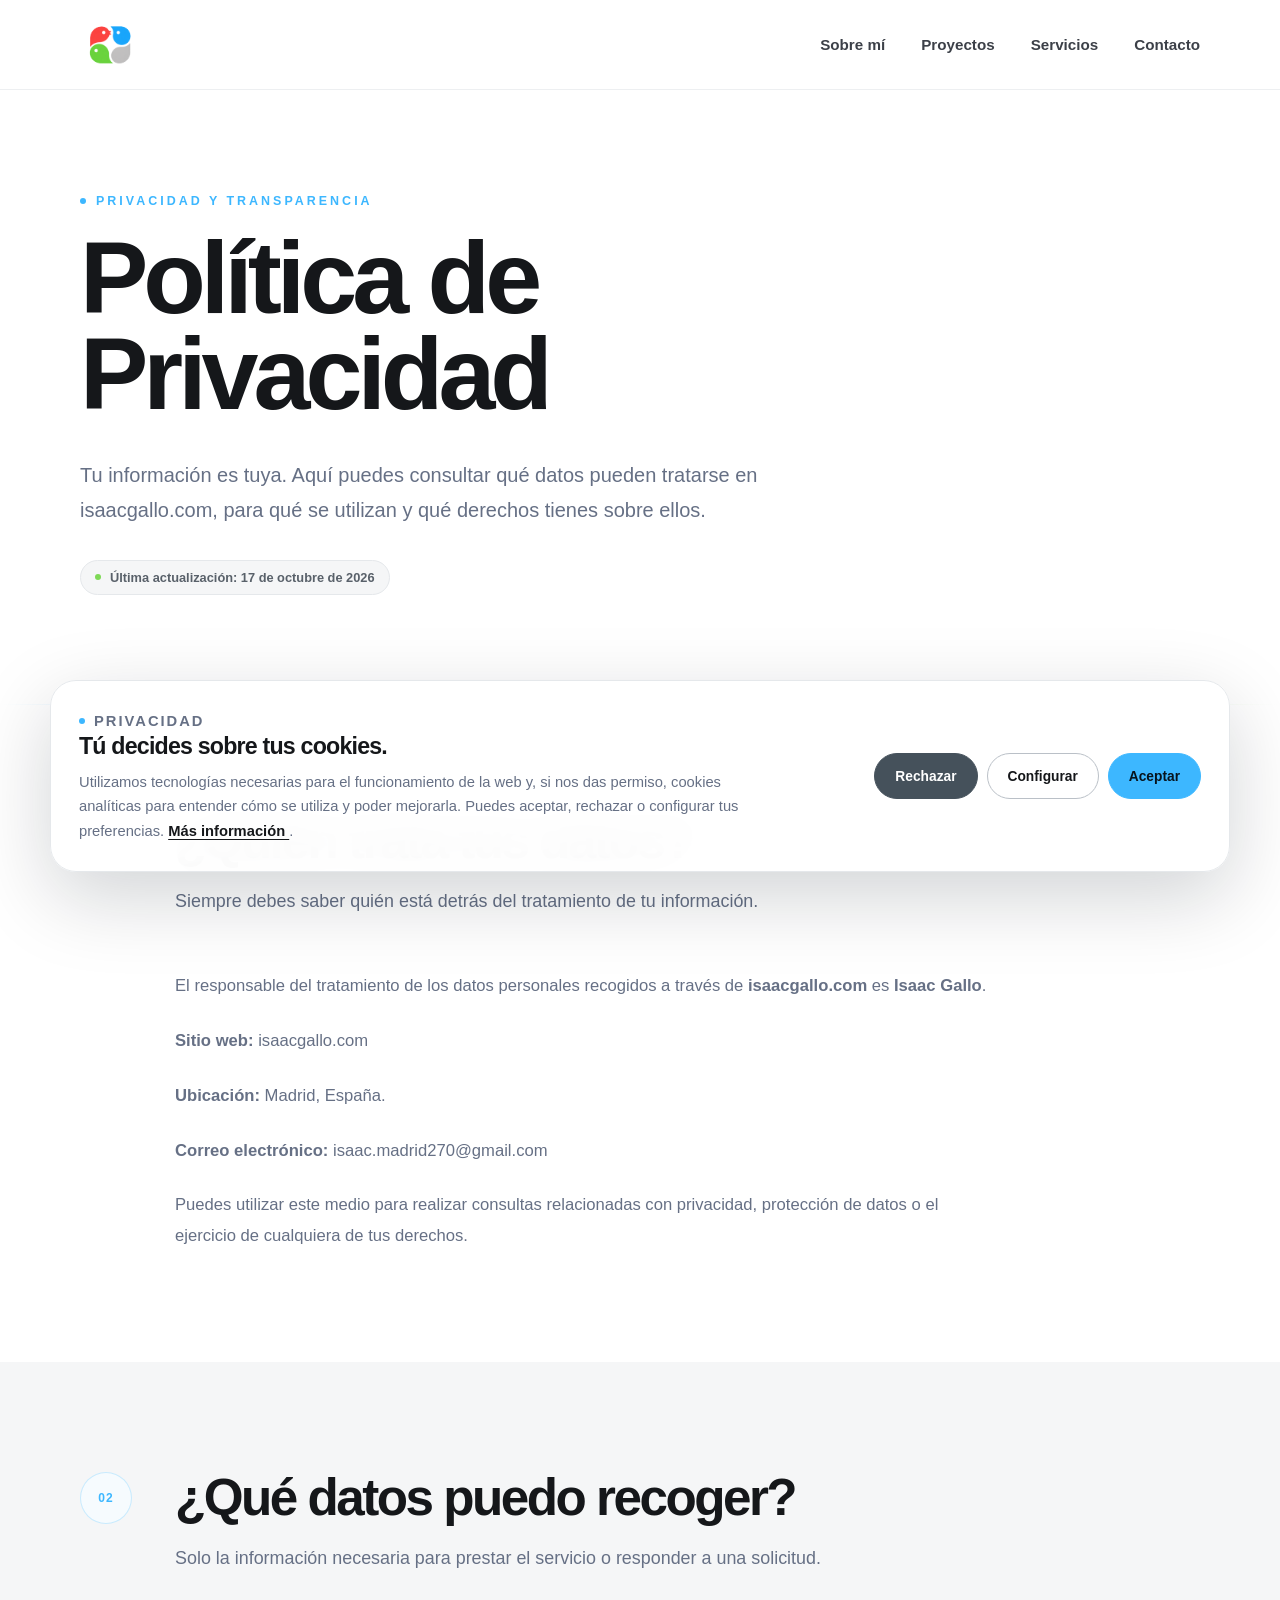
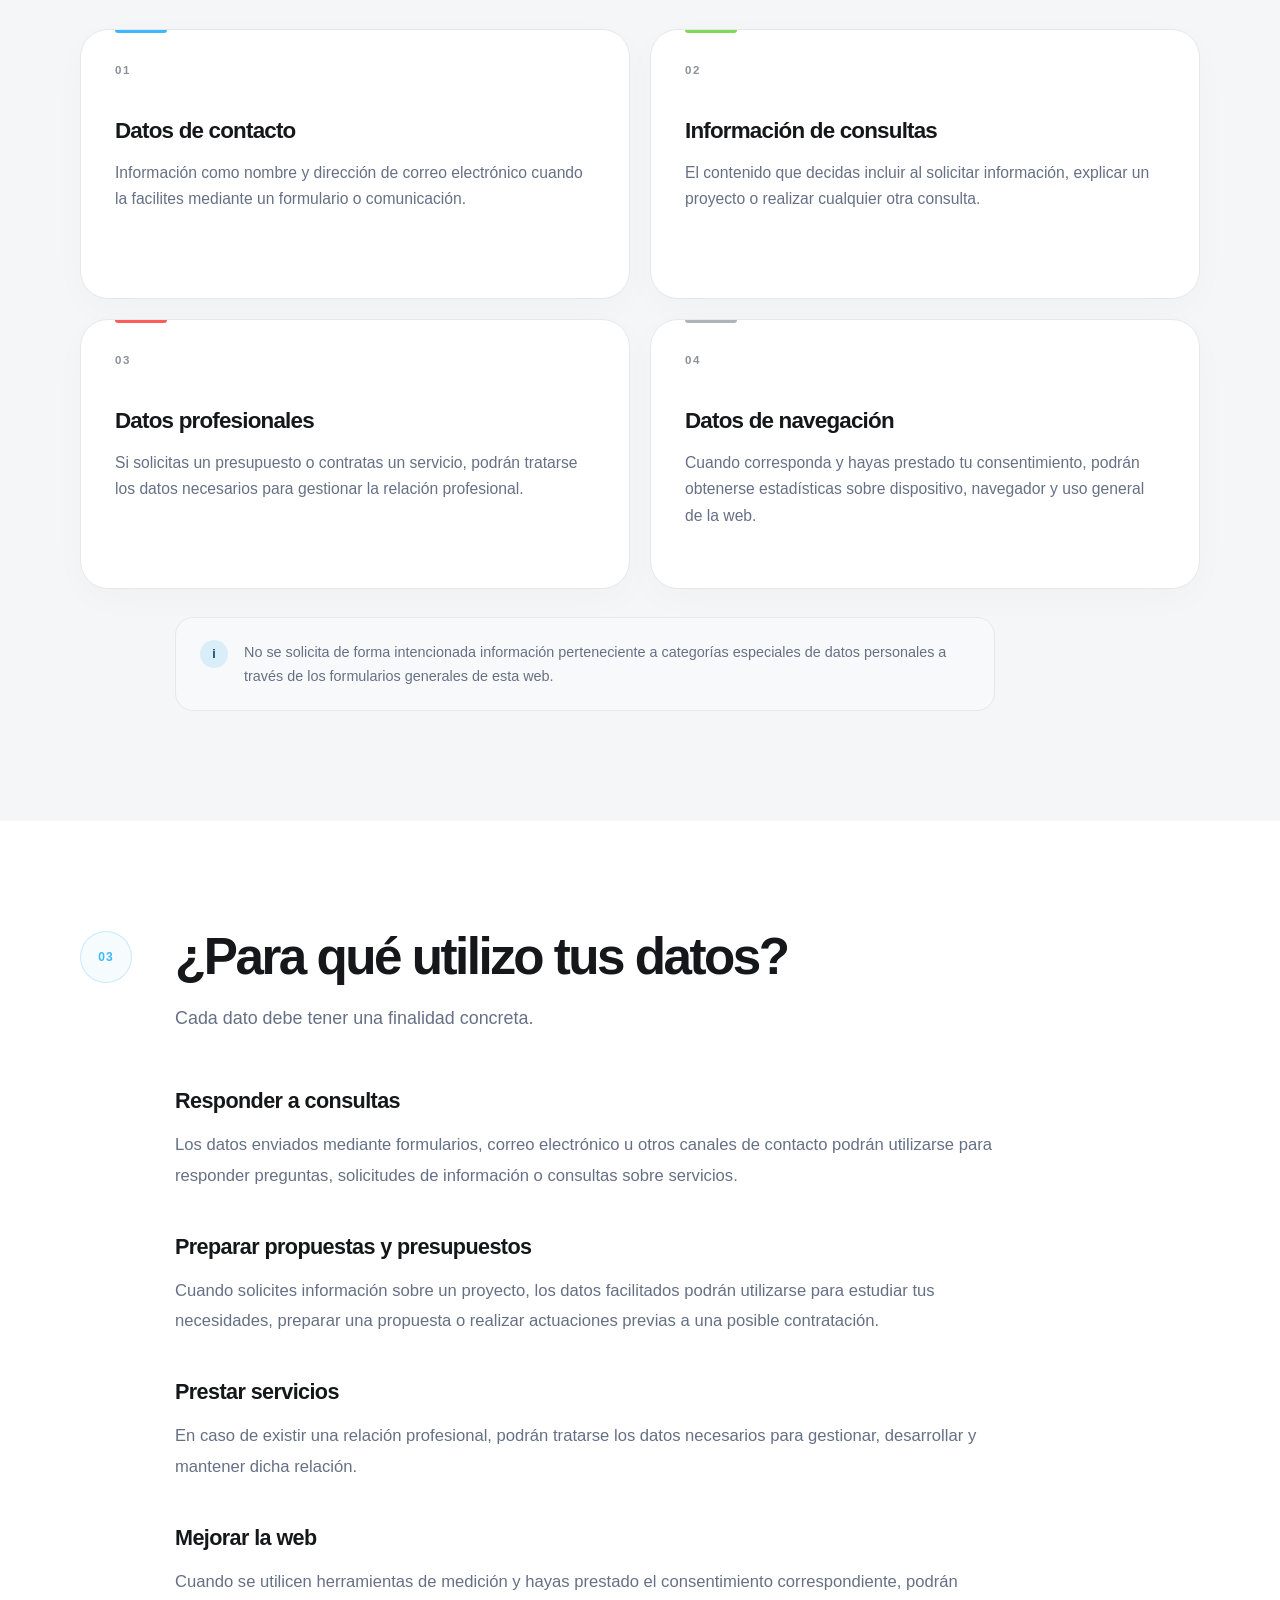
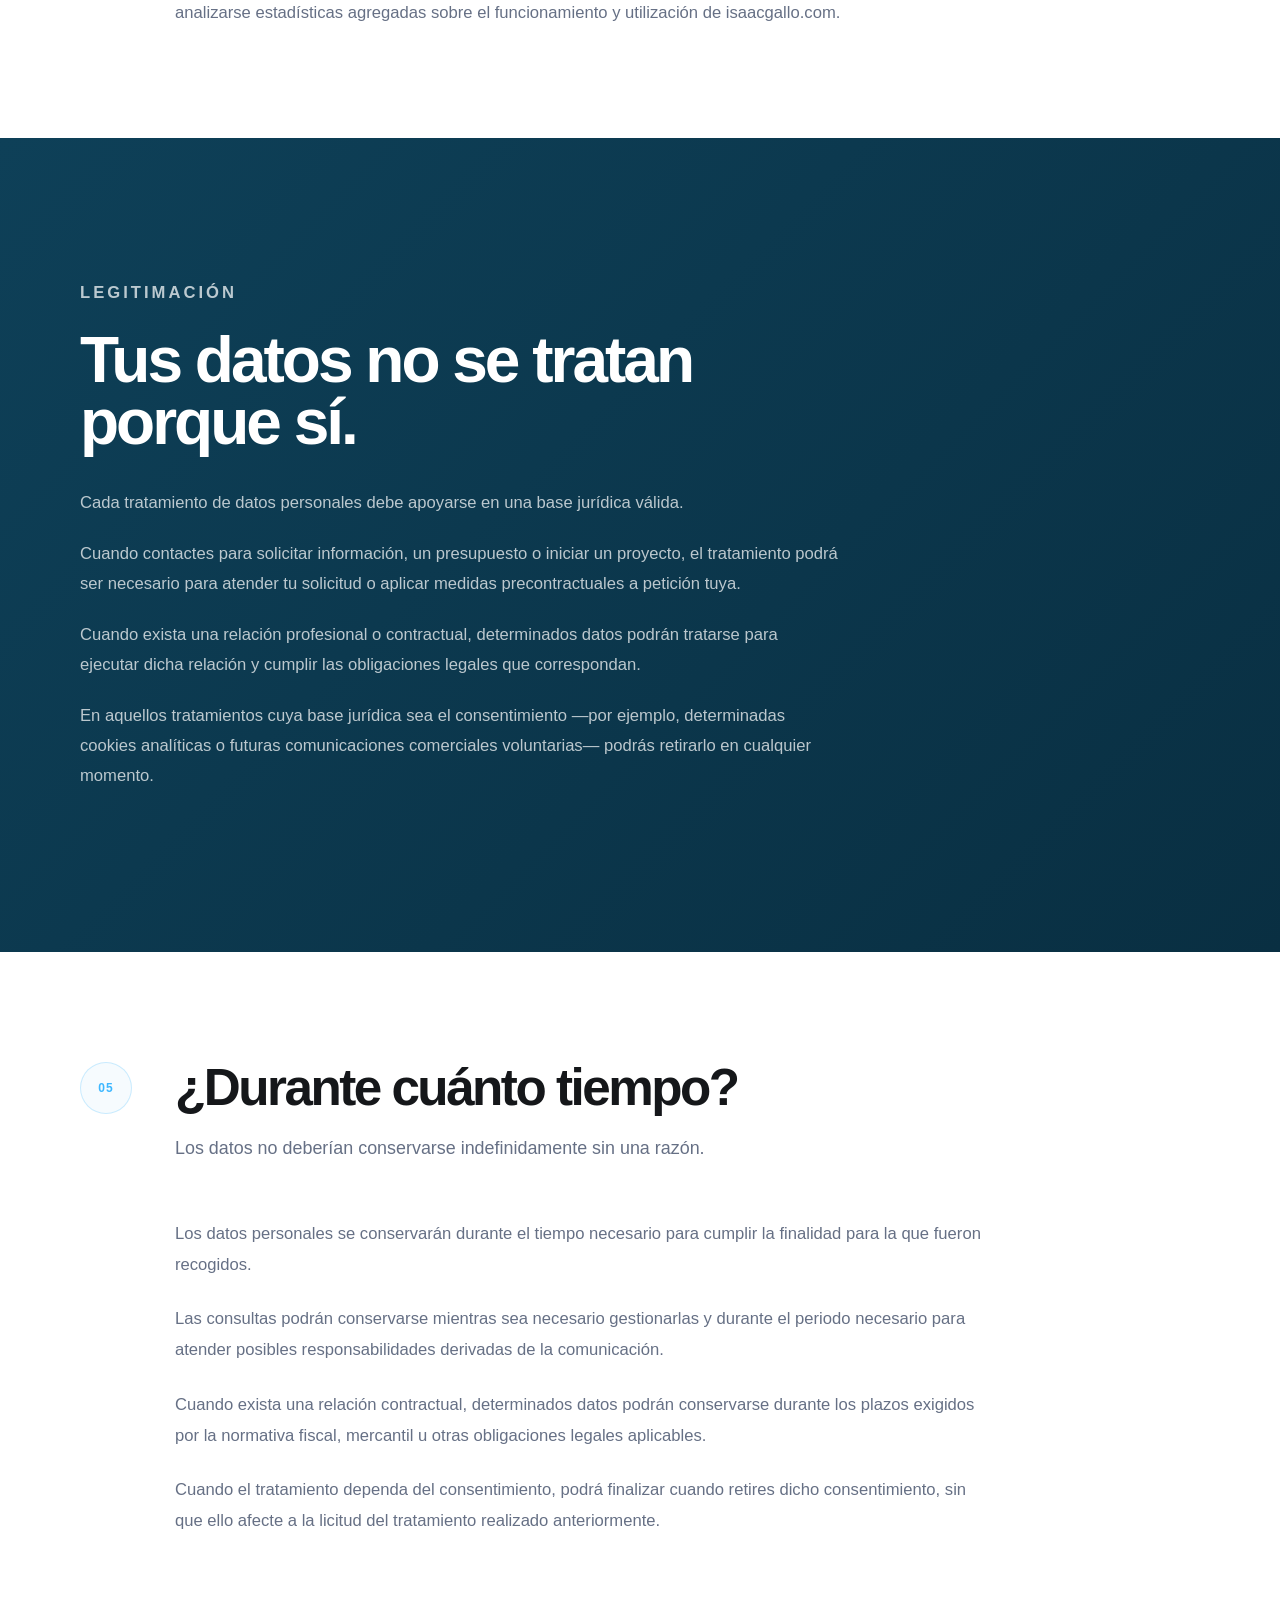
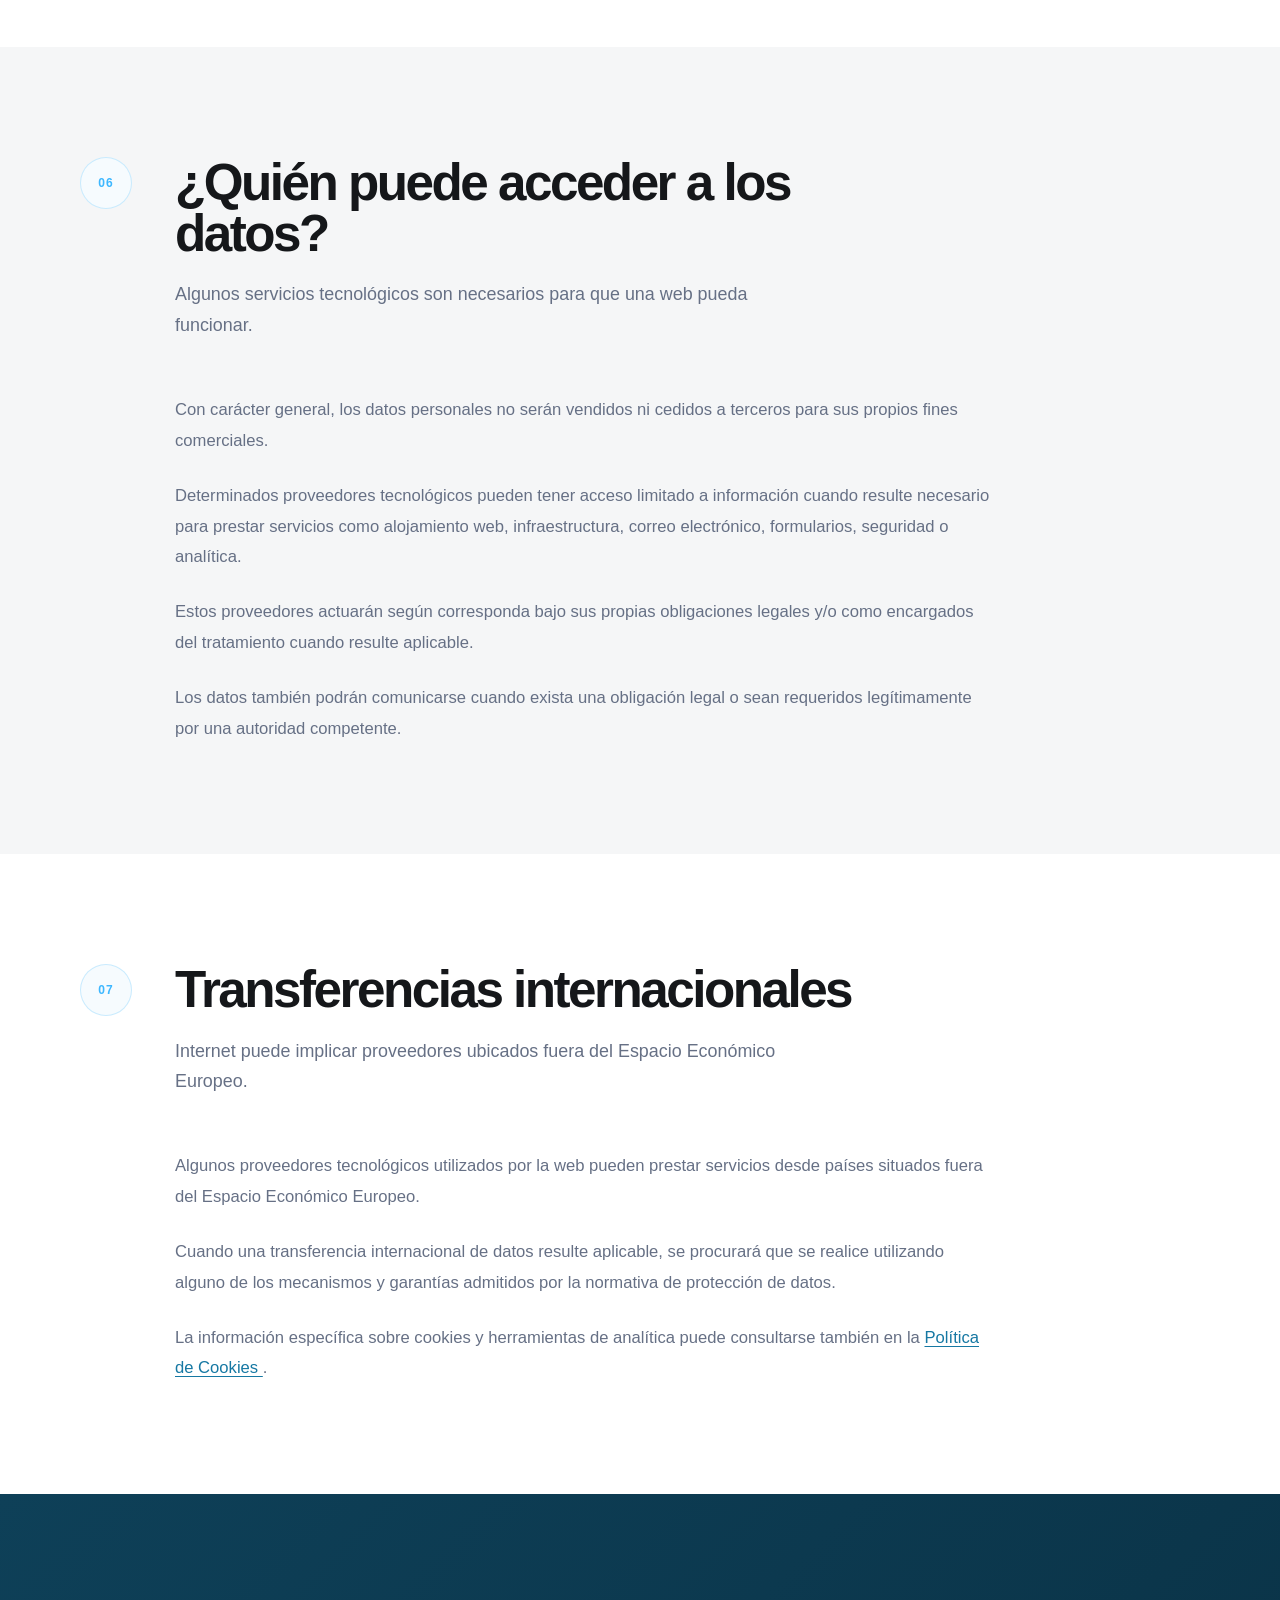
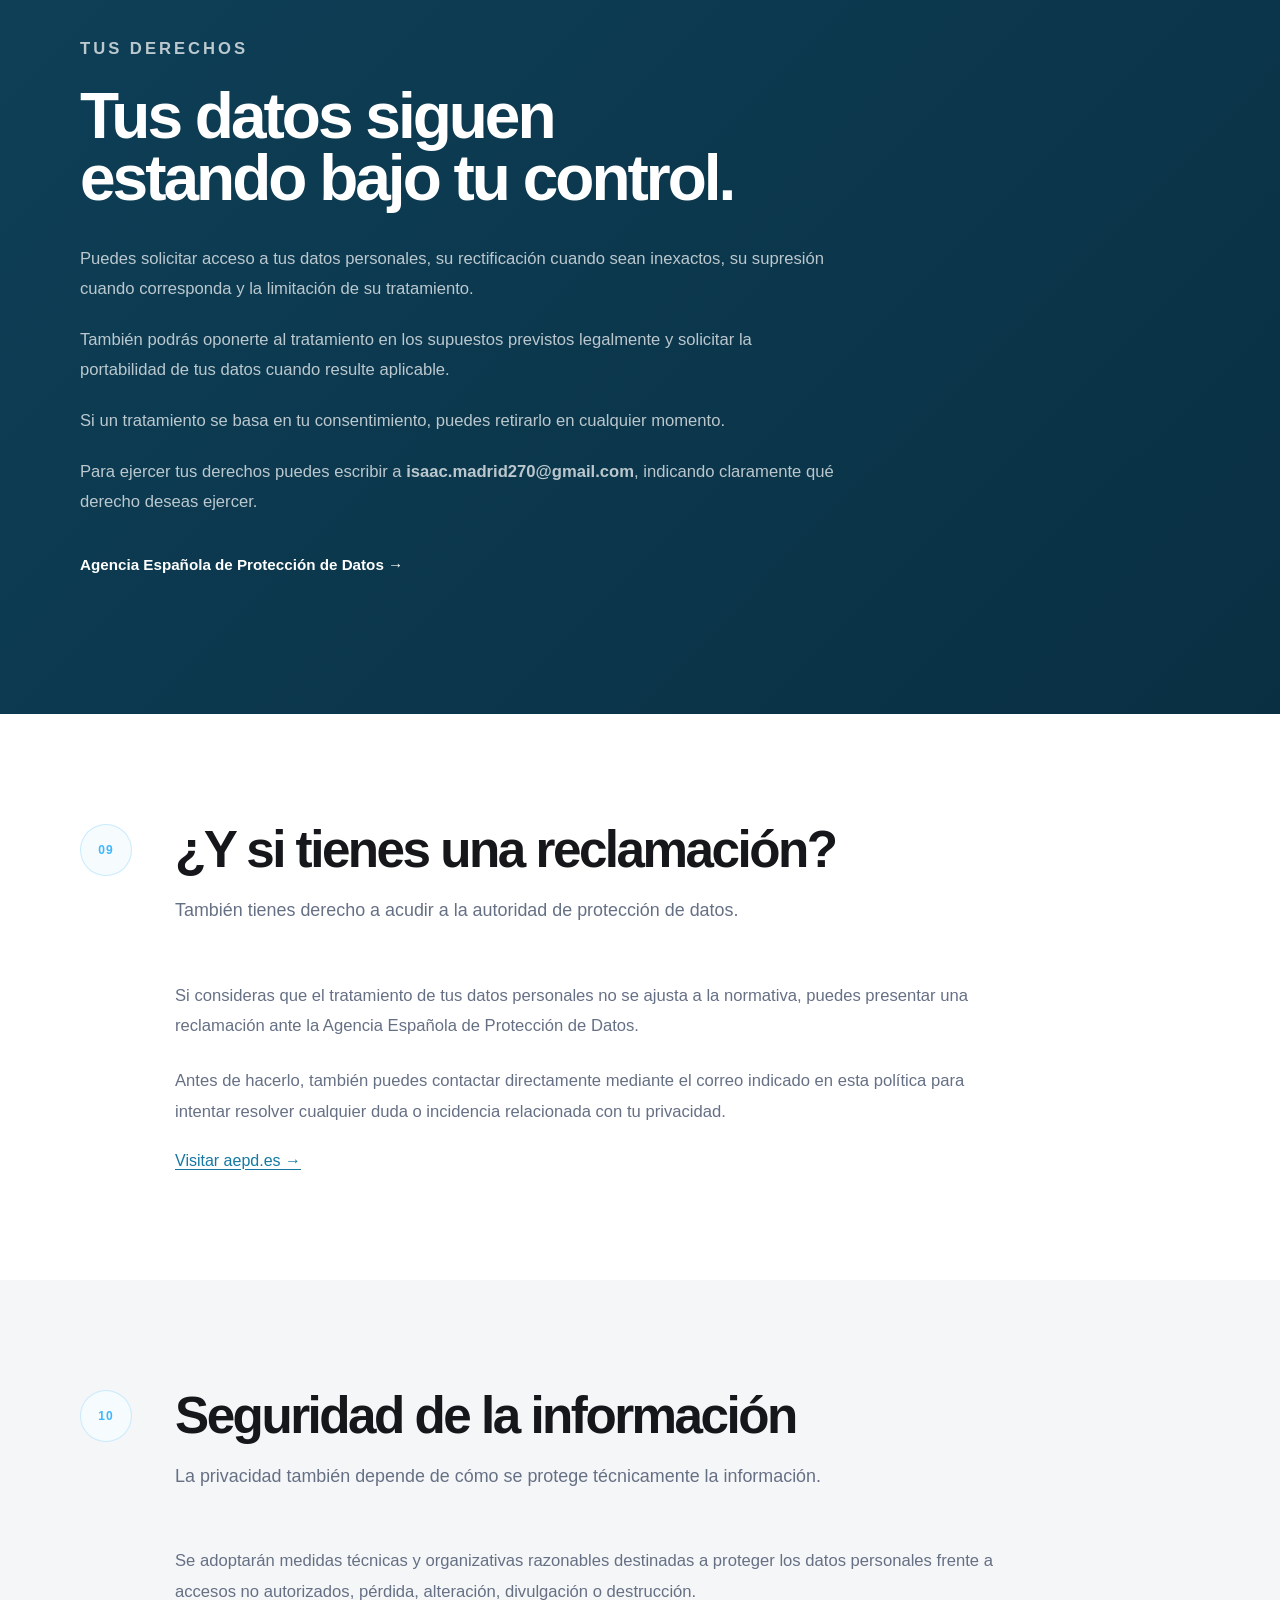
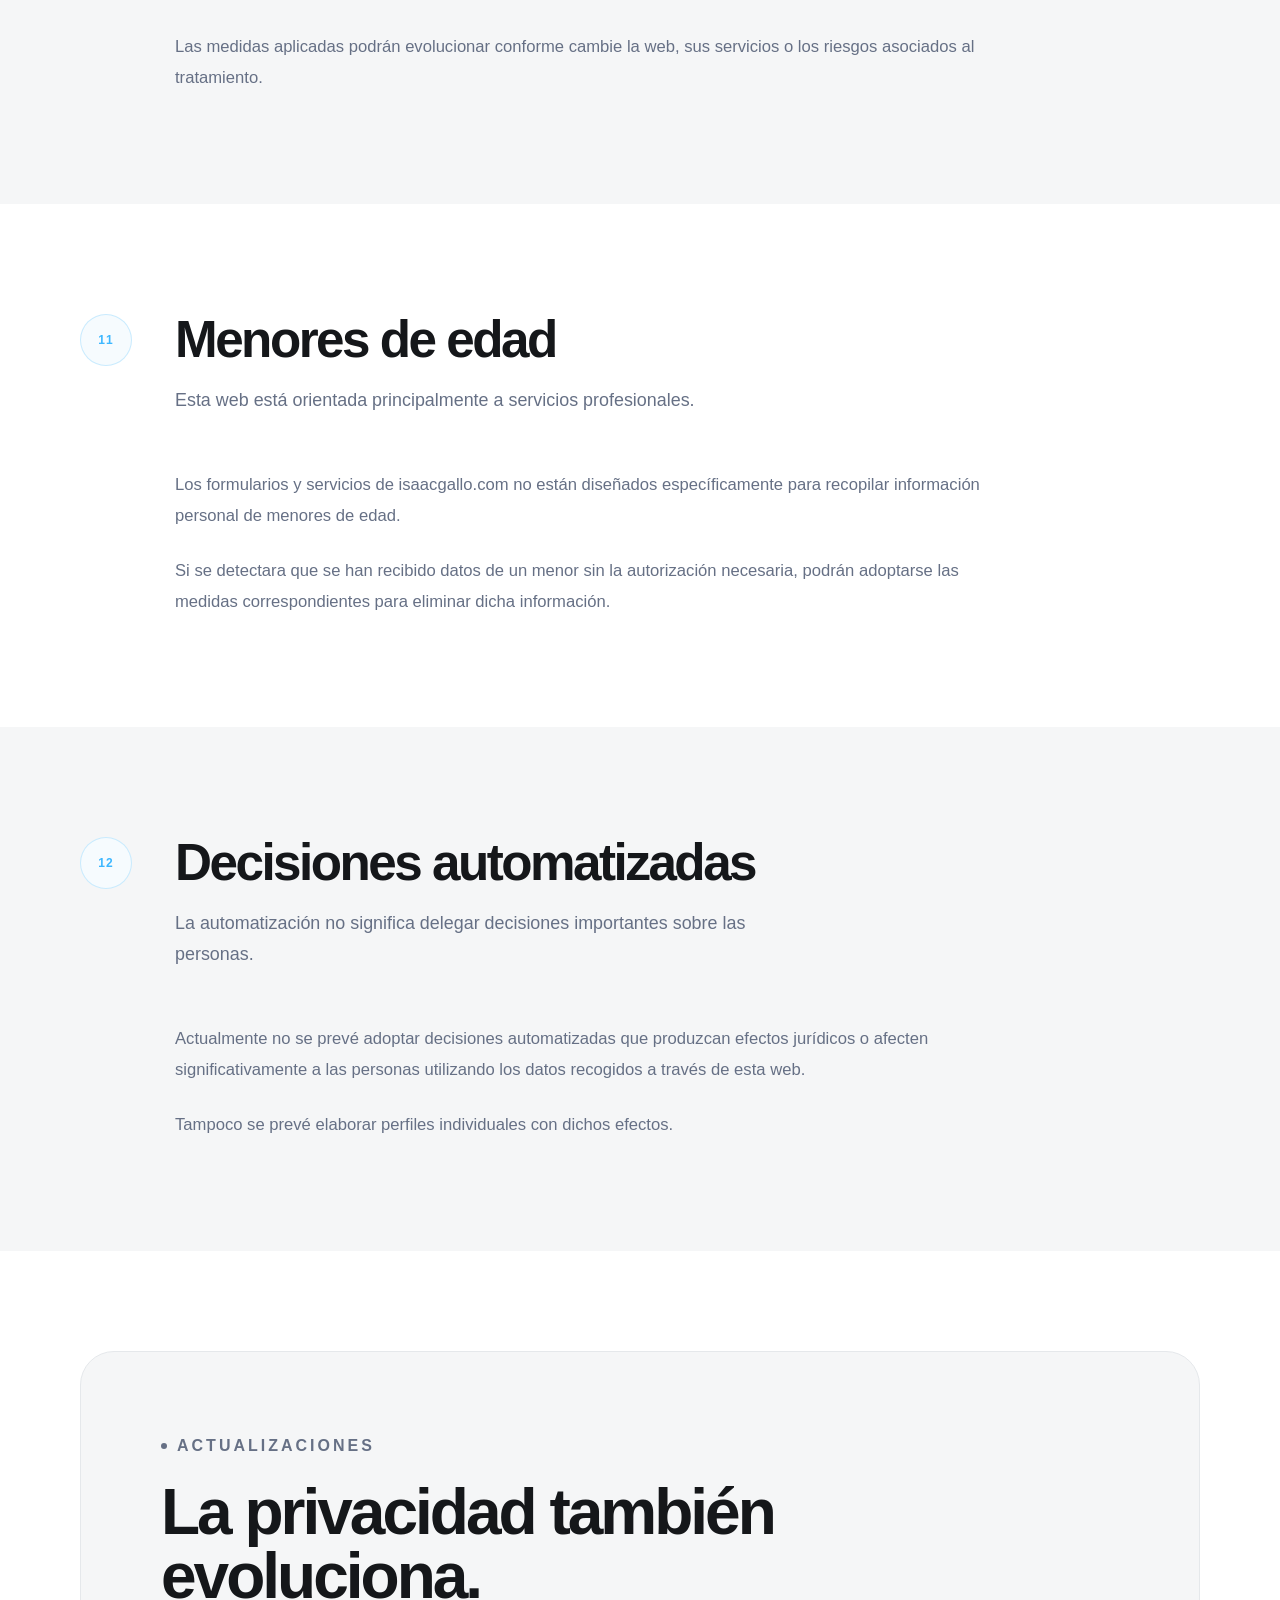
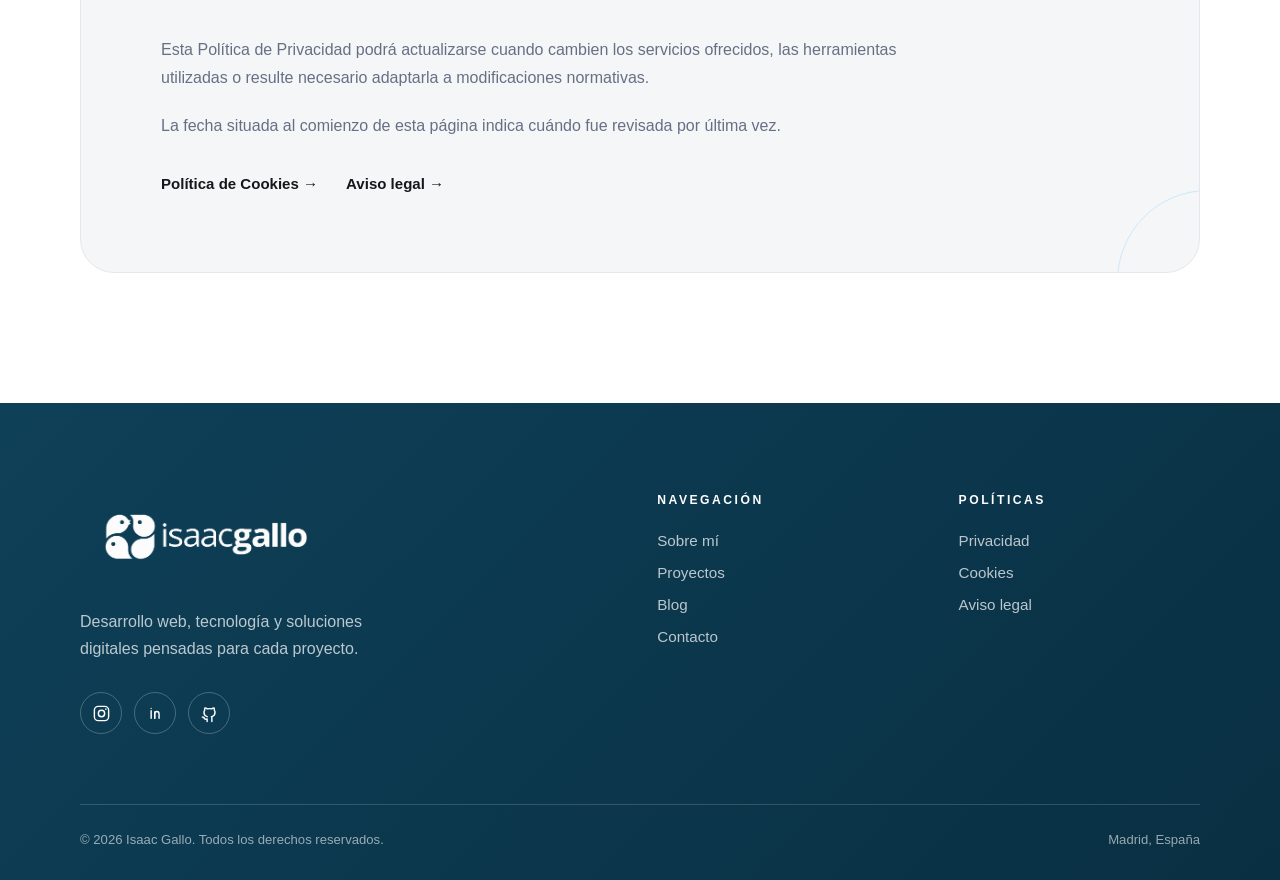
<file: privacidad/index.html>
<!DOCTYPE html>
<html lang="es">

<head>

    <meta charset="UTF-8">

    <meta
        name="viewport"
        content="width=device-width, initial-scale=1.0"
    >

    <title>
        Política de Privacidad | Isaac Gallo
    </title>

    <meta
        name="description"
        content="Información sobre el tratamiento y protección de datos personales en isaacgallo.com."
    >

    <meta
        name="robots"
        content="index, follow"
    >

    <meta
        name="theme-color"
        content="#0E4058"
    >

    <link
        rel="canonical"
        href="https://isaacgallo.com/privacidad/"
    >


    <!-- =====================================================
         FAVICON
    ====================================================== -->

    <link
        rel="icon"
        type="image/png"
        href="/assets/images/logo_lico.png"
    >

    <link
        rel="apple-touch-icon"
        href="/assets/images/logo_lico.png"
    >


    <!-- =====================================================
         CSS GLOBAL
    ====================================================== -->

    <link
        rel="stylesheet"
        href="/css/style.css"
    >


    <!-- =====================================================
         CSS PÁGINAS LEGALES
    ====================================================== -->

    <link
        rel="stylesheet"
        href="/css/legal.css"
    >

    <link
        rel="stylesheet"
        href="/css/cookies.css"
    >

</head>


<body>


    <!-- =====================================================
         HEADER
    ====================================================== -->

    <header
        class="site-header"
        id="siteHeader"
    >

        <nav class="main-nav">


            <!-- LOGO -->

            <a
                href="/"
                class="logo"
                aria-label="Isaac Gallo - Inicio"
            >

                <img
                    src="/assets/images/logo_lico.png"
                    alt="Isaac Gallo"
                >

            </a>



            <!-- NAVEGACIÓN ESCRITORIO -->

            <div class="nav-links">

                <a href="/sobre-mi/">
                    Sobre mí
                </a>

                <a href="/proyectos/">
                    Proyectos
                </a>

                <a href="/servicios/">
                    Servicios
                </a>

                <a href="/contacto/">
                    Contacto
                </a>

            </div>



            <!-- HAMBURGUESA -->

            <button
                class="menu-toggle"
                id="menuToggle"
                type="button"
                aria-label="Abrir menú"
                aria-expanded="false"
                aria-controls="mobileMenu"
            >

                <span></span>
                <span></span>
                <span></span>

            </button>


        </nav>



        <!-- =================================================
             MENÚ MÓVIL
        ================================================== -->

        <div
            class="mobile-menu"
            id="mobileMenu"
        >

            <div class="mobile-menu-inner">

                <a href="/sobre-mi/">
                    Sobre mí
                </a>

                <a href="/proyectos/">
                    Proyectos
                </a>

                <a href="/servicios/">
                    Servicios
                </a>

                <a href="/blog/">
                    Blog
                </a>

                <a href="/contacto/">
                    Contacto
                </a>

            </div>

        </div>


    </header>



    <!-- =====================================================
         MAIN
    ====================================================== -->

    <main class="legal-page">


        <!-- =================================================
             HERO
        ================================================== -->

        <section class="legal-hero">

            <div class="legal-container">


                <p class="section-label">
                    PRIVACIDAD Y TRANSPARENCIA
                </p>


                <h1>
                    Política de Privacidad
                </h1>


                <p class="legal-hero-description">

                    Tu información es tuya. Aquí puedes consultar
                    qué datos pueden tratarse en isaacgallo.com,
                    para qué se utilizan y qué derechos tienes
                    sobre ellos.

                </p>


                <p class="legal-updated">
                    Última actualización: 17 de octubre de 2026
                </p>


            </div>

        </section>



        <!-- =================================================
             01. RESPONSABLE
        ================================================== -->

        <section class="legal-section">

            <div class="legal-container">


                <div class="legal-section-heading">

                    <span class="legal-number">
                        01
                    </span>

                    <div>

                        <h2>
                            ¿Quién trata tus datos?
                        </h2>

                        <p class="legal-section-intro">

                            Siempre debes saber quién está detrás
                            del tratamiento de tu información.

                        </p>

                    </div>

                </div>



                <div class="legal-content">

                    <p>

                        El responsable del tratamiento de los datos
                        personales recogidos a través de
                        <strong>isaacgallo.com</strong> es
                        <strong>Isaac Gallo</strong>.

                    </p>


                    <p>

                        <strong>Sitio web:</strong>
                        isaacgallo.com

                    </p>


                    <p>

                        <strong>Ubicación:</strong>
                        Madrid, España.

                    </p>


                    <p>

                        <strong>Correo electrónico:</strong>
                        isaac.madrid270@gmail.com

                    </p>


                    <p>

                        Puedes utilizar este medio para realizar
                        consultas relacionadas con privacidad,
                        protección de datos o el ejercicio de
                        cualquiera de tus derechos.

                    </p>

                </div>


            </div>

        </section>



        <!-- =================================================
             02. DATOS RECOGIDOS
        ================================================== -->

        <section class="legal-section legal-section-alt">

            <div class="legal-container">


                <div class="legal-section-heading">

                    <span class="legal-number">
                        02
                    </span>

                    <div>

                        <h2>
                            ¿Qué datos puedo recoger?
                        </h2>

                        <p class="legal-section-intro">

                            Solo la información necesaria para
                            prestar el servicio o responder a una
                            solicitud.

                        </p>

                    </div>

                </div>



                <div class="cookie-types-grid">


                    <!-- CONTACTO -->

                    <article class="cookie-type-card cookie-blue">

                        <span class="cookie-card-number">
                            01
                        </span>

                        <h3>
                            Datos de contacto
                        </h3>

                        <p>

                            Información como nombre y dirección
                            de correo electrónico cuando la facilites
                            mediante un formulario o comunicación.

                        </p>

                    </article>



                    <!-- MENSAJES -->

                    <article class="cookie-type-card cookie-green">

                        <span class="cookie-card-number">
                            02
                        </span>

                        <h3>
                            Información de consultas
                        </h3>

                        <p>

                            El contenido que decidas incluir al solicitar
                            información, explicar un proyecto o realizar
                            cualquier otra consulta.

                        </p>

                    </article>



                    <!-- PROFESIONAL -->

                    <article class="cookie-type-card cookie-red">

                        <span class="cookie-card-number">
                            03
                        </span>

                        <h3>
                            Datos profesionales
                        </h3>

                        <p>

                            Si solicitas un presupuesto o contratas un
                            servicio, podrán tratarse los datos necesarios
                            para gestionar la relación profesional.

                        </p>

                    </article>



                    <!-- NAVEGACIÓN -->

                    <article class="cookie-type-card cookie-neutral">

                        <span class="cookie-card-number">
                            04
                        </span>

                        <h3>
                            Datos de navegación
                        </h3>

                        <p>

                            Cuando corresponda y hayas prestado tu
                            consentimiento, podrán obtenerse estadísticas
                            sobre dispositivo, navegador y uso general
                            de la web.

                        </p>

                    </article>


                </div>


                <div class="legal-note">

                    <span class="legal-note-icon">
                        i
                    </span>

                    <p>

                        No se solicita de forma intencionada información
                        perteneciente a categorías especiales de datos
                        personales a través de los formularios generales
                        de esta web.

                    </p>

                </div>


            </div>

        </section>



        <!-- =================================================
             03. FINALIDADES
        ================================================== -->

        <section class="legal-section">

            <div class="legal-container">


                <div class="legal-section-heading">

                    <span class="legal-number">
                        03
                    </span>

                    <div>

                        <h2>
                            ¿Para qué utilizo tus datos?
                        </h2>

                        <p class="legal-section-intro">

                            Cada dato debe tener una finalidad concreta.

                        </p>

                    </div>

                </div>



                <div class="legal-content">


                    <h3>
                        Responder a consultas
                    </h3>

                    <p>

                        Los datos enviados mediante formularios,
                        correo electrónico u otros canales de contacto
                        podrán utilizarse para responder preguntas,
                        solicitudes de información o consultas sobre
                        servicios.

                    </p>



                    <h3>
                        Preparar propuestas y presupuestos
                    </h3>

                    <p>

                        Cuando solicites información sobre un proyecto,
                        los datos facilitados podrán utilizarse para
                        estudiar tus necesidades, preparar una propuesta
                        o realizar actuaciones previas a una posible
                        contratación.

                    </p>



                    <h3>
                        Prestar servicios
                    </h3>

                    <p>

                        En caso de existir una relación profesional,
                        podrán tratarse los datos necesarios para
                        gestionar, desarrollar y mantener dicha relación.

                    </p>



                    <h3>
                        Mejorar la web
                    </h3>

                    <p>

                        Cuando se utilicen herramientas de medición
                        y hayas prestado el consentimiento correspondiente,
                        podrán analizarse estadísticas agregadas sobre
                        el funcionamiento y utilización de isaacgallo.com.

                    </p>


                </div>


            </div>

        </section>



        <!-- =================================================
             04. BASE JURÍDICA
        ================================================== -->

        <section class="legal-section legal-section-dark">

            <div class="legal-container">


                <div class="analytics-block">


                    <p class="legal-eyebrow">
                        LEGITIMACIÓN
                    </p>


                    <h2>
                        Tus datos no se tratan porque sí.
                    </h2>


                    <p>

                        Cada tratamiento de datos personales debe
                        apoyarse en una base jurídica válida.

                    </p>


                    <p>

                        Cuando contactes para solicitar información,
                        un presupuesto o iniciar un proyecto, el tratamiento
                        podrá ser necesario para atender tu solicitud o
                        aplicar medidas precontractuales a petición tuya.

                    </p>


                    <p>

                        Cuando exista una relación profesional o contractual,
                        determinados datos podrán tratarse para ejecutar
                        dicha relación y cumplir las obligaciones legales
                        que correspondan.

                    </p>


                    <p>

                        En aquellos tratamientos cuya base jurídica sea
                        el consentimiento —por ejemplo, determinadas
                        cookies analíticas o futuras comunicaciones
                        comerciales voluntarias— podrás retirarlo en
                        cualquier momento.

                    </p>


                </div>


            </div>

        </section>



        <!-- =================================================
             05. CONSERVACIÓN
        ================================================== -->

        <section class="legal-section">

            <div class="legal-container">


                <div class="legal-section-heading">

                    <span class="legal-number">
                        05
                    </span>

                    <div>

                        <h2>
                            ¿Durante cuánto tiempo?
                        </h2>

                        <p class="legal-section-intro">

                            Los datos no deberían conservarse
                            indefinidamente sin una razón.

                        </p>

                    </div>

                </div>



                <div class="legal-content">

                    <p>

                        Los datos personales se conservarán durante
                        el tiempo necesario para cumplir la finalidad
                        para la que fueron recogidos.

                    </p>


                    <p>

                        Las consultas podrán conservarse mientras sea
                        necesario gestionarlas y durante el periodo
                        necesario para atender posibles responsabilidades
                        derivadas de la comunicación.

                    </p>


                    <p>

                        Cuando exista una relación contractual,
                        determinados datos podrán conservarse durante
                        los plazos exigidos por la normativa fiscal,
                        mercantil u otras obligaciones legales aplicables.

                    </p>


                    <p>

                        Cuando el tratamiento dependa del consentimiento,
                        podrá finalizar cuando retires dicho consentimiento,
                        sin que ello afecte a la licitud del tratamiento
                        realizado anteriormente.

                    </p>


                </div>


            </div>

        </section>



        <!-- =================================================
             06. DESTINATARIOS
        ================================================== -->

        <section class="legal-section legal-section-alt">

            <div class="legal-container">


                <div class="legal-section-heading">

                    <span class="legal-number">
                        06
                    </span>

                    <div>

                        <h2>
                            ¿Quién puede acceder a los datos?
                        </h2>

                        <p class="legal-section-intro">

                            Algunos servicios tecnológicos son necesarios
                            para que una web pueda funcionar.

                        </p>

                    </div>

                </div>



                <div class="legal-content">

                    <p>

                        Con carácter general, los datos personales
                        no serán vendidos ni cedidos a terceros
                        para sus propios fines comerciales.

                    </p>


                    <p>

                        Determinados proveedores tecnológicos pueden
                        tener acceso limitado a información cuando
                        resulte necesario para prestar servicios como
                        alojamiento web, infraestructura, correo
                        electrónico, formularios, seguridad o analítica.

                    </p>


                    <p>

                        Estos proveedores actuarán según corresponda
                        bajo sus propias obligaciones legales y/o como
                        encargados del tratamiento cuando resulte
                        aplicable.

                    </p>


                    <p>

                        Los datos también podrán comunicarse cuando
                        exista una obligación legal o sean requeridos
                        legítimamente por una autoridad competente.

                    </p>

                </div>


            </div>

        </section>



        <!-- =================================================
             07. TRANSFERENCIAS INTERNACIONALES
        ================================================== -->

        <section class="legal-section">

            <div class="legal-container">


                <div class="legal-section-heading">

                    <span class="legal-number">
                        07
                    </span>

                    <div>

                        <h2>
                            Transferencias internacionales
                        </h2>

                        <p class="legal-section-intro">

                            Internet puede implicar proveedores
                            ubicados fuera del Espacio Económico Europeo.

                        </p>

                    </div>

                </div>



                <div class="legal-content">

                    <p>

                        Algunos proveedores tecnológicos utilizados
                        por la web pueden prestar servicios desde
                        países situados fuera del Espacio Económico
                        Europeo.

                    </p>


                    <p>

                        Cuando una transferencia internacional de datos
                        resulte aplicable, se procurará que se realice
                        utilizando alguno de los mecanismos y garantías
                        admitidos por la normativa de protección de datos.

                    </p>


                    <p>

                        La información específica sobre cookies y
                        herramientas de analítica puede consultarse
                        también en la
                        <a href="/cookies/">
                            Política de Cookies
                        </a>.

                    </p>

                </div>


            </div>

        </section>



        <!-- =================================================
             08. DERECHOS
        ================================================== -->

        <section class="legal-section legal-section-dark">

            <div class="legal-container">


                <div class="analytics-block">


                    <p class="legal-eyebrow">
                        TUS DERECHOS
                    </p>


                    <h2>
                        Tus datos siguen estando bajo tu control.
                    </h2>


                    <p>

                        Puedes solicitar acceso a tus datos personales,
                        su rectificación cuando sean inexactos,
                        su supresión cuando corresponda y la limitación
                        de su tratamiento.

                    </p>


                    <p>

                        También podrás oponerte al tratamiento en los
                        supuestos previstos legalmente y solicitar la
                        portabilidad de tus datos cuando resulte aplicable.

                    </p>


                    <p>

                        Si un tratamiento se basa en tu consentimiento,
                        puedes retirarlo en cualquier momento.

                    </p>


                    <p>

                        Para ejercer tus derechos puedes escribir a
                        <strong>isaac.madrid270@gmail.com</strong>,
                        indicando claramente qué derecho deseas ejercer.

                    </p>


                    <a
                        href="https://www.aepd.es/"
                        target="_blank"
                        rel="noopener noreferrer"
                        class="legal-external-link"
                    >
                        Agencia Española de Protección de Datos →
                    </a>


                </div>


            </div>

        </section>



        <!-- =================================================
             09. RECLAMACIONES
        ================================================== -->

        <section class="legal-section">

            <div class="legal-container">


                <div class="legal-section-heading">

                    <span class="legal-number">
                        09
                    </span>

                    <div>

                        <h2>
                            ¿Y si tienes una reclamación?
                        </h2>

                        <p class="legal-section-intro">

                            También tienes derecho a acudir
                            a la autoridad de protección de datos.

                        </p>

                    </div>

                </div>



                <div class="legal-content">

                    <p>

                        Si consideras que el tratamiento de tus datos
                        personales no se ajusta a la normativa,
                        puedes presentar una reclamación ante la
                        Agencia Española de Protección de Datos.

                    </p>


                    <p>

                        Antes de hacerlo, también puedes contactar
                        directamente mediante el correo indicado en
                        esta política para intentar resolver cualquier
                        duda o incidencia relacionada con tu privacidad.

                    </p>


                    <a
                        href="https://www.aepd.es/"
                        target="_blank"
                        rel="noopener noreferrer"
                    >
                        Visitar aepd.es →
                    </a>


                </div>


            </div>

        </section>



        <!-- =================================================
             10. SEGURIDAD
        ================================================== -->

        <section class="legal-section legal-section-alt">

            <div class="legal-container">


                <div class="legal-section-heading">

                    <span class="legal-number">
                        10
                    </span>

                    <div>

                        <h2>
                            Seguridad de la información
                        </h2>

                        <p class="legal-section-intro">

                            La privacidad también depende de cómo
                            se protege técnicamente la información.

                        </p>

                    </div>

                </div>



                <div class="legal-content">

                    <p>

                        Se adoptarán medidas técnicas y organizativas
                        razonables destinadas a proteger los datos
                        personales frente a accesos no autorizados,
                        pérdida, alteración, divulgación o destrucción.

                    </p>


                    <p>

                        Las medidas aplicadas podrán evolucionar
                        conforme cambie la web, sus servicios
                        o los riesgos asociados al tratamiento.

                    </p>

                </div>


            </div>

        </section>



        <!-- =================================================
             11. MENORES
        ================================================== -->

        <section class="legal-section">

            <div class="legal-container">


                <div class="legal-section-heading">

                    <span class="legal-number">
                        11
                    </span>

                    <div>

                        <h2>
                            Menores de edad
                        </h2>

                        <p class="legal-section-intro">

                            Esta web está orientada principalmente
                            a servicios profesionales.

                        </p>

                    </div>

                </div>



                <div class="legal-content">

                    <p>

                        Los formularios y servicios de isaacgallo.com
                        no están diseñados específicamente para recopilar
                        información personal de menores de edad.

                    </p>


                    <p>

                        Si se detectara que se han recibido datos de
                        un menor sin la autorización necesaria,
                        podrán adoptarse las medidas correspondientes
                        para eliminar dicha información.

                    </p>

                </div>


            </div>

        </section>



        <!-- =================================================
             12. DECISIONES AUTOMATIZADAS
        ================================================== -->

        <section class="legal-section legal-section-alt">

            <div class="legal-container">


                <div class="legal-section-heading">

                    <span class="legal-number">
                        12
                    </span>

                    <div>

                        <h2>
                            Decisiones automatizadas
                        </h2>

                        <p class="legal-section-intro">

                            La automatización no significa delegar
                            decisiones importantes sobre las personas.

                        </p>

                    </div>

                </div>



                <div class="legal-content">

                    <p>

                        Actualmente no se prevé adoptar decisiones
                        automatizadas que produzcan efectos jurídicos
                        o afecten significativamente a las personas
                        utilizando los datos recogidos a través
                        de esta web.

                    </p>


                    <p>

                        Tampoco se prevé elaborar perfiles individuales
                        con dichos efectos.

                    </p>

                </div>


            </div>

        </section>



        <!-- =================================================
             ACTUALIZACIONES
        ================================================== -->

        <section class="legal-section legal-section-final">

            <div class="legal-container">


                <div class="legal-final-card">


                    <p class="section-label">
                        ACTUALIZACIONES
                    </p>


                    <h2>
                        La privacidad también evoluciona.
                    </h2>


                    <p>

                        Esta Política de Privacidad podrá actualizarse
                        cuando cambien los servicios ofrecidos,
                        las herramientas utilizadas o resulte necesario
                        adaptarla a modificaciones normativas.

                    </p>


                    <p>

                        La fecha situada al comienzo de esta página
                        indica cuándo fue revisada por última vez.

                    </p>



                    <div class="legal-related-links">

                        <a href="/cookies/">
                            Política de Cookies →
                        </a>

                        <a href="/aviso-legal/">
                            Aviso legal →
                        </a>

                    </div>


                </div>


            </div>

        </section>


    </main>



    <!-- =====================================================
         FOOTER
    ====================================================== -->

    <footer class="site-footer">


        <div class="footer-container">


            <div class="footer-main">


                <!-- =================================================
                     BRAND
                ================================================== -->

                <div class="footer-brand">


                    <a
                        href="/"
                        class="footer-logo"
                        aria-label="Isaac Gallo - Inicio"
                    >

                        <img
                            src="/assets/images/lico_logo_pie_pagina.webp"
                            alt="Isaac Gallo"
                        >

                    </a>


                    <p class="footer-description">

                        Desarrollo web, tecnología
                        y soluciones digitales
                        pensadas para cada proyecto.

                    </p>



                    <!-- REDES -->

                    <div class="footer-socials">


                        <!-- INSTAGRAM -->

                        <a
                            href="#"
                            class="footer-social-link"
                            aria-label="Instagram"
                        >

                            <svg
                                viewBox="0 0 24 24"
                                aria-hidden="true"
                            >

                                <rect
                                    x="3"
                                    y="3"
                                    width="18"
                                    height="18"
                                    rx="5"
                                ></rect>

                                <circle
                                    cx="12"
                                    cy="12"
                                    r="4"
                                ></circle>

                                <circle
                                    cx="17.5"
                                    cy="6.5"
                                    r="1"
                                    class="social-dot"
                                ></circle>

                            </svg>

                        </a>



                        <!-- LINKEDIN -->

                        <a
                            href="#"
                            class="footer-social-link"
                            aria-label="LinkedIn"
                        >

                            <svg
                                viewBox="0 0 24 24"
                                aria-hidden="true"
                            >

                                <path d="M6.5 8.5V18"></path>

                                <path d="M6.5 5.5h.01"></path>

                                <path
                                    d="M11 18V12.5C11 10.8 12 9.5 13.7 9.5C15.5 9.5 16.5 10.8 16.5 12.5V18"
                                ></path>

                                <path d="M11 10V18"></path>

                            </svg>

                        </a>



                        <!-- GITHUB -->

                        <a
                            href="#"
                            class="footer-social-link"
                            aria-label="GitHub"
                        >

                            <svg
                                viewBox="0 0 24 24"
                                aria-hidden="true"
                            >

                                <path
                                    d="M15 22V18.5C15 17.5 15.1 16.5 14.5 16"
                                ></path>

                                <path
                                    d="M9 22V19C6 20 5 17.5 5 17.5"
                                ></path>

                                <path
                                    d="M5 17.5C4 16 3 16.5 3 16.5"
                                ></path>

                                <path
                                    d="M15 16C18 15 19 13 19 10.5C19 9.5 18.6 8.5 18 7.7C18.2 6.8 18.2 5.8 17.8 5C17.8 5 16.8 4.7 14.8 6.2C13 5.7 11 5.7 9.2 6.2C7.2 4.7 6.2 5 6.2 5C5.8 5.8 5.8 6.8 6 7.7C5.4 8.5 5 9.5 5 10.5C5 13 6 15 9 16"
                                ></path>

                            </svg>

                        </a>


                    </div>


                </div>



                <!-- =================================================
                     NAVEGACIÓN
                ================================================== -->

                <div class="footer-column">


                    <h3>
                        Navegación
                    </h3>


                    <ul>

                        <li>
                            <a href="/sobre-mi/">
                                Sobre mí
                            </a>
                        </li>

                        <li>
                            <a href="/proyectos/">
                                Proyectos
                            </a>
                        </li>

                        <li>
                            <a href="/blog/">
                                Blog
                            </a>
                        </li>

                        <li>
                            <a href="/contacto/">
                                Contacto
                            </a>
                        </li>

                    </ul>


                </div>



                <!-- =================================================
                     POLÍTICAS
                ================================================== -->

                <div class="footer-column">


                    <h3>
                        Políticas
                    </h3>


                    <ul>

                        <li>
                            <a href="/privacidad/">
                                Privacidad
                            </a>
                        </li>

                        <li>
                            <a href="/cookies/">
                                Cookies
                            </a>
                        </li>

                        <li>
                            <a href="/aviso-legal/">
                                Aviso legal
                            </a>
                        </li>

                    </ul>


                </div>


            </div>



            <!-- =================================================
                 BOTTOM
            ================================================== -->

            <div class="footer-bottom">


                <p>

                    © 2026 Isaac Gallo.
                    Todos los derechos reservados.

                </p>


                <p>
                    Madrid, España
                </p>


            </div>


        </div>


    </footer>



    <!-- =====================================================
         JAVASCRIPT
    ====================================================== -->

    <script src="/js/cookies.js"></script>
    <script src="/js/main.js"></script>

</body>

</html>
</file>
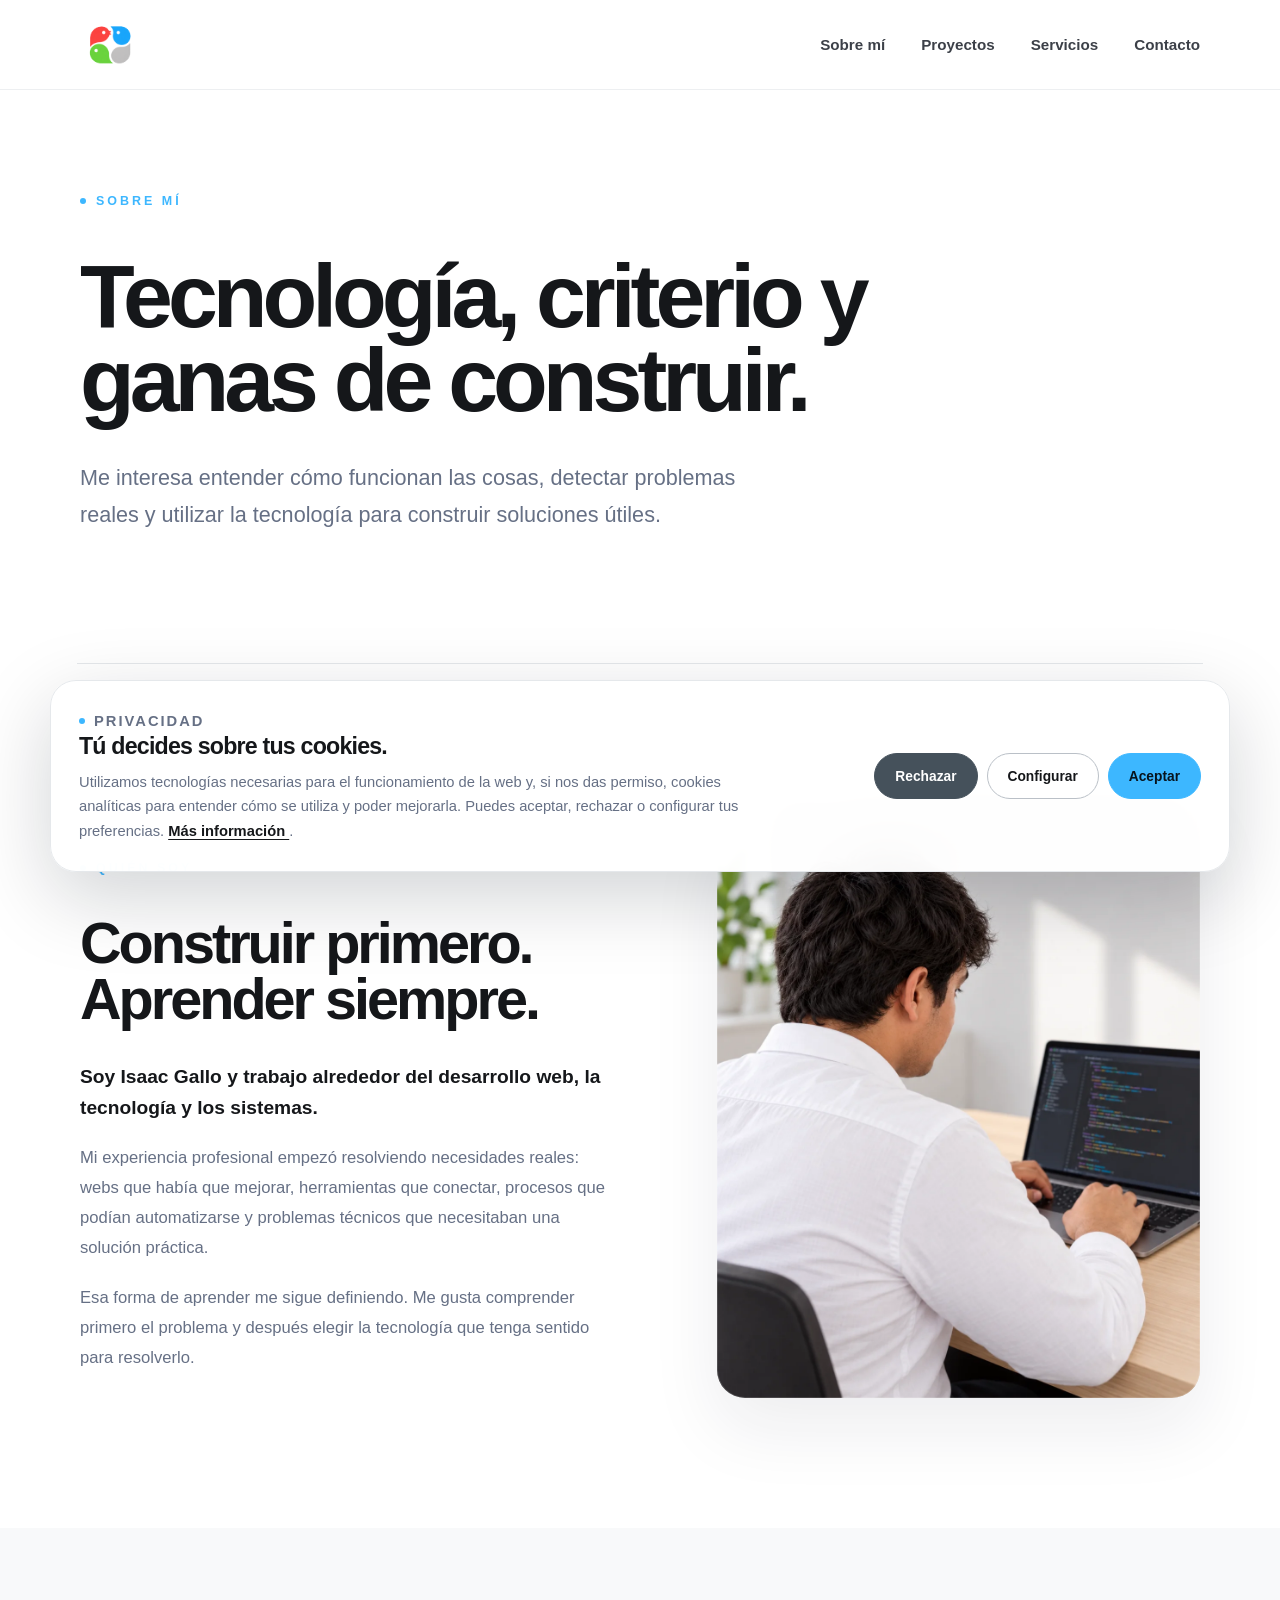
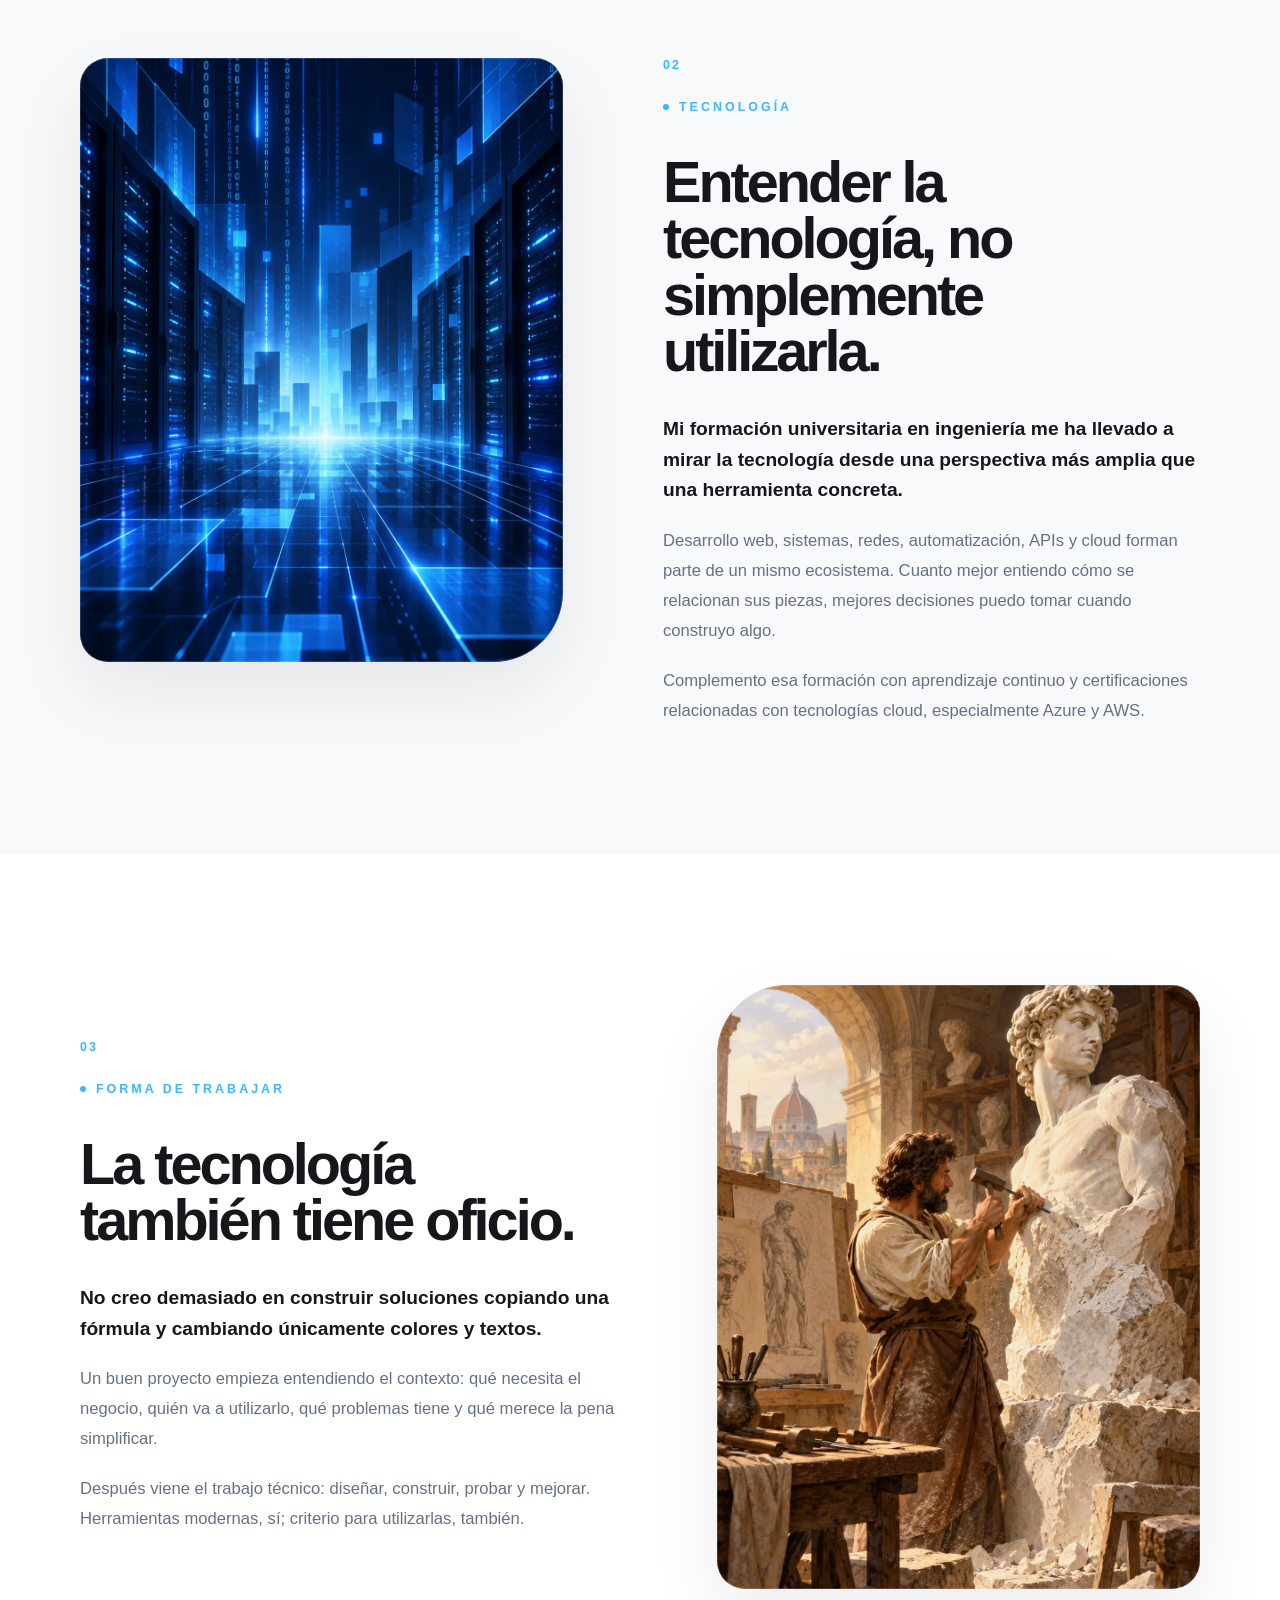
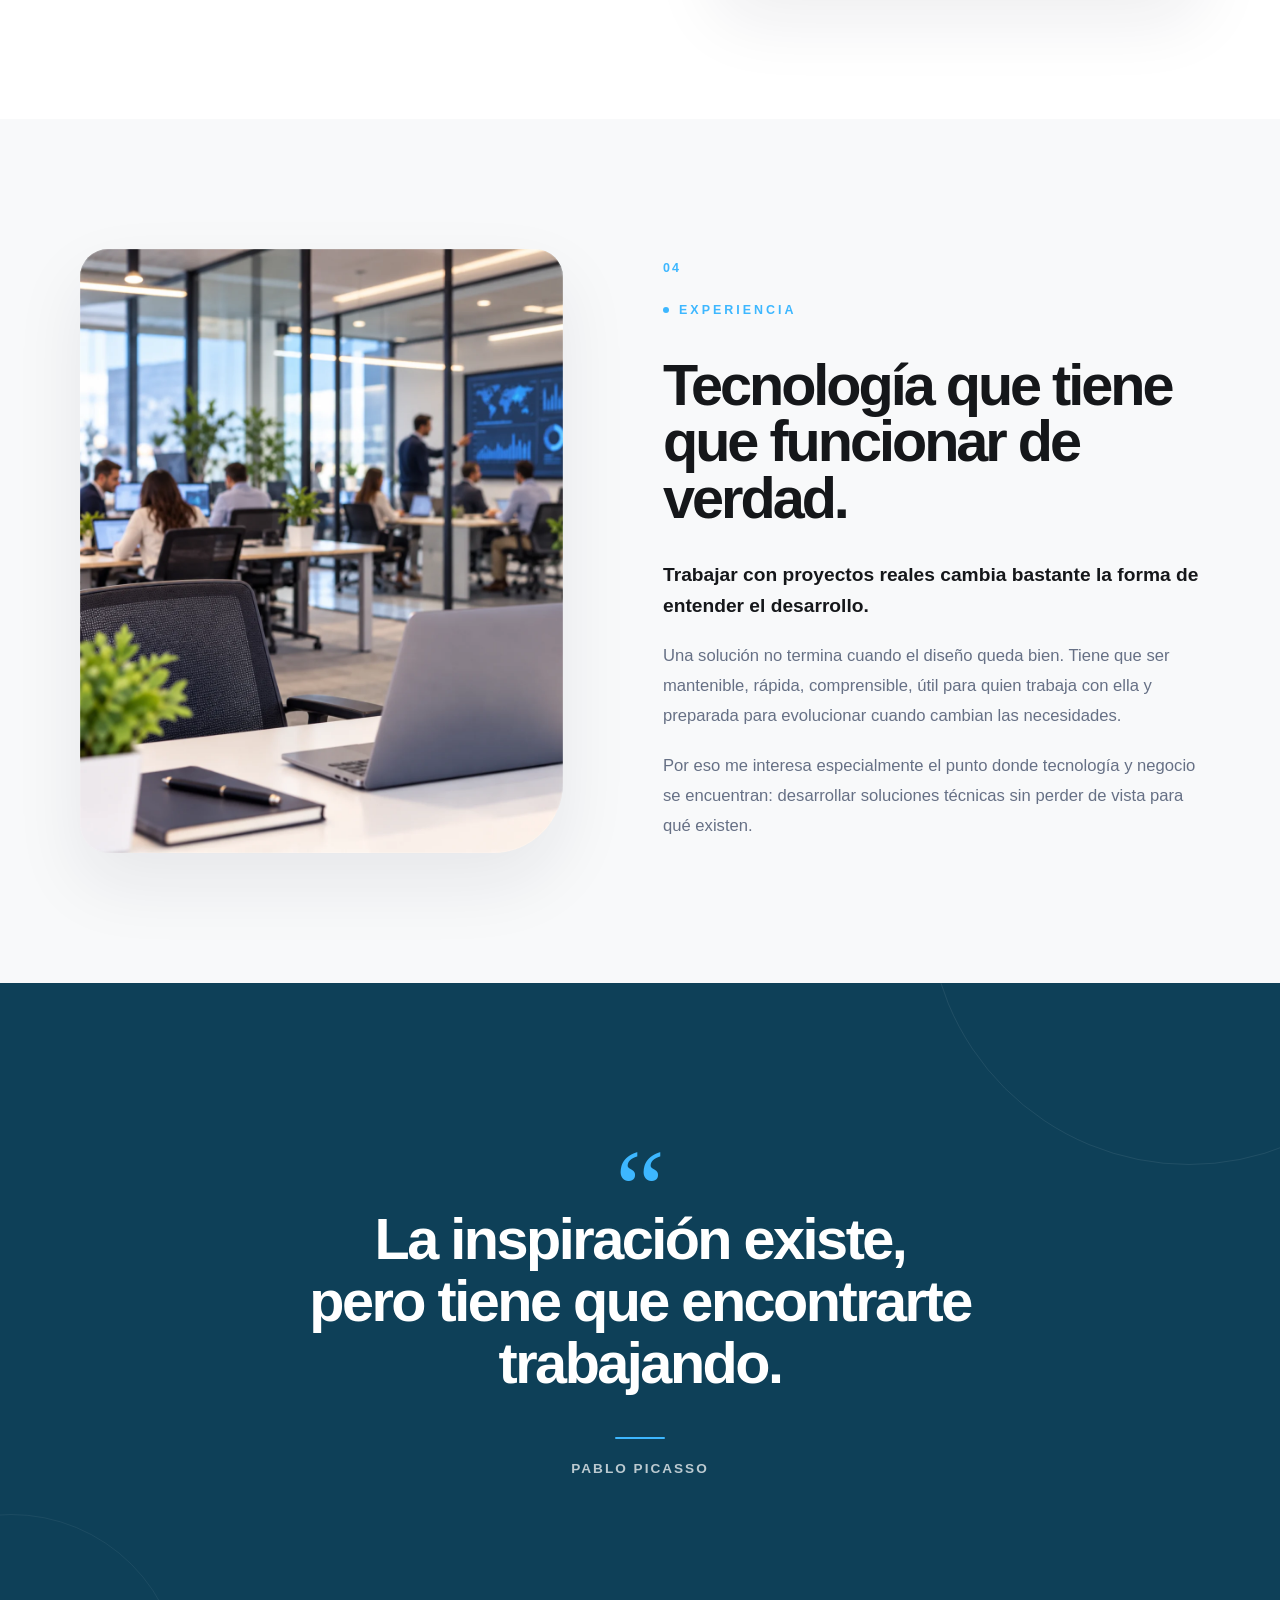
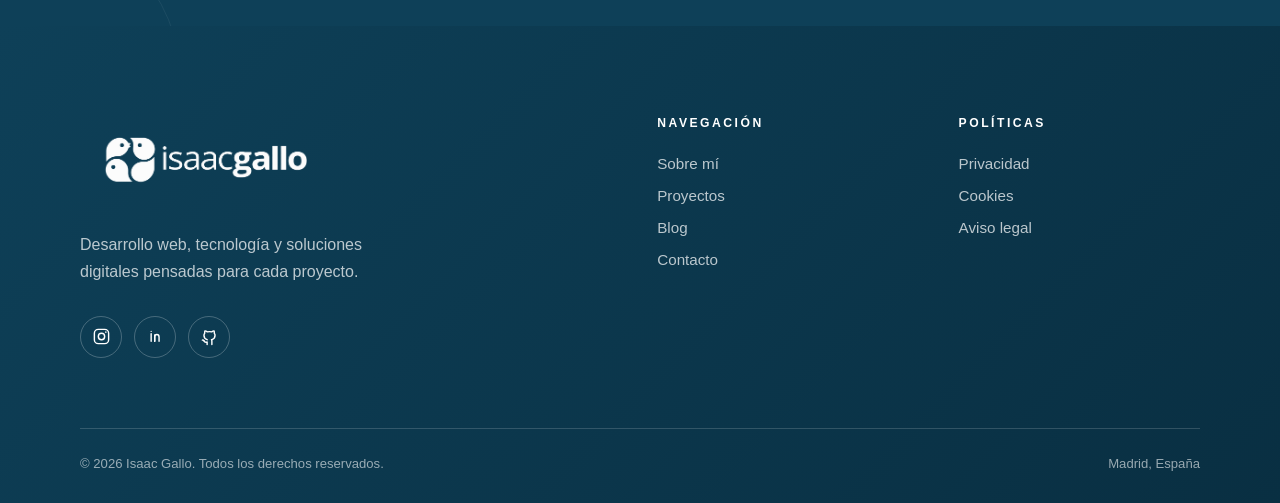
<file: sobre-mi/index.html>
<!DOCTYPE html>
<html lang="es">

<head>

    <meta charset="UTF-8">

    <meta name="viewport" content="width=device-width, initial-scale=1.0">

    <title>
        Sobre mí | Isaac Gallo
    </title>

    <meta name="description"
        content="Conoce mi trayectoria, mi forma de trabajar y mi enfoque sobre desarrollo web, tecnología, ingeniería y soluciones digitales.">

    <meta name="robots" content="index, follow">

    <meta name="theme-color" content="#0E4058">

    <link rel="canonical" href="https://isaacgallo.com/sobre-mi/">


    <!-- =====================================================
         FAVICON
    ====================================================== -->

    <link rel="icon" type="image/png" href="/assets/images/logo_lico.png">

    <link rel="apple-touch-icon" href="/assets/images/logo_lico.png">


    <!-- =====================================================
         CSS
    ====================================================== -->

    <link rel="stylesheet" href="/css/style.css">

    <link rel="stylesheet" href="/css/sobre-mi.css">

    <link rel="stylesheet" href="/css/cookies.css">

</head>


<body>


    <!-- =====================================================
         HEADER
    ====================================================== -->

    <header class="site-header" id="siteHeader">

        <nav class="main-nav">


            <!-- LOGO -->

            <a href="/" class="logo" aria-label="Isaac Gallo - Inicio">

                <img src="/assets/images/logo_lico.png" alt="Isaac Gallo">

            </a>



            <!-- NAVEGACIÓN ESCRITORIO -->

            <div class="nav-links">

                <a href="/sobre-mi/" aria-current="page">
                    Sobre mí
                </a>

                <a href="/proyectos/">
                    Proyectos
                </a>

                <a href="/servicios/">
                    Servicios
                </a>

                <a href="/contacto/">
                    Contacto
                </a>

            </div>



            <!-- HAMBURGUESA -->

            <button class="menu-toggle" id="menuToggle" type="button" aria-label="Abrir menú" aria-expanded="false"
                aria-controls="mobileMenu">

                <span></span>
                <span></span>
                <span></span>

            </button>


        </nav>



        <!-- =================================================
             MENÚ MÓVIL
        ================================================== -->

        <div class="mobile-menu" id="mobileMenu">

            <div class="mobile-menu-inner">

                <a href="/sobre-mi/" aria-current="page">
                    Sobre mí
                </a>

                <a href="/proyectos/">
                    Proyectos
                </a>

                <a href="/servicios/">
                    Servicios
                </a>

                <a href="/blog/">
                    Blog
                </a>

                <a href="/contacto/">
                    Contacto
                </a>

            </div>

        </div>


    </header>



    <!-- =====================================================
         MAIN
    ====================================================== -->

    <main class="about-page">


        <!-- =================================================
             INTRO
        ================================================== -->

        <section class="about-intro">

            <div class="about-container">

                <p class="section-label" data-reveal="up">
                    SOBRE MÍ
                </p>

                <h1 data-reveal="up" data-delay="80">
                    Tecnología, criterio
                    y ganas de construir.
                </h1>

                <p class="about-intro-text" data-reveal="up" data-delay="160">
                    Me interesa entender cómo funcionan las cosas,
                    detectar problemas reales y utilizar la tecnología
                    para construir soluciones útiles.
                </p>

            </div>

        </section>



        <!-- =================================================
             01 · QUIÉN SOY
        ================================================== -->

        <section class="about-section">

            <div class="about-section-inner">


                <div class="about-heading" data-reveal="left">

                    <span class="about-number">
                        01
                    </span>

                    <p class="section-label">
                        QUIÉN SOY
                    </p>

                    <h2>
                        Construir primero.
                        Aprender siempre.
                    </h2>

                </div>



                <div class="about-media" data-reveal="scale" data-delay="100">

                    <img src="/assets/images/imagen_quien_soy_1.webp"
                        alt="Isaac Gallo trabajando con un ordenador portátil" loading="lazy">

                </div>



                <div class="about-body" data-reveal="up" data-delay="140">

                    <p class="about-lead">
                        Soy Isaac Gallo y trabajo alrededor del
                        desarrollo web, la tecnología y los sistemas.
                    </p>

                    <p>
                        Mi experiencia profesional empezó resolviendo
                        necesidades reales: webs que había que mejorar,
                        herramientas que conectar, procesos que podían
                        automatizarse y problemas técnicos que necesitaban
                        una solución práctica.
                    </p>

                    <p>
                        Esa forma de aprender me sigue definiendo.
                        Me gusta comprender primero el problema y después
                        elegir la tecnología que tenga sentido para resolverlo.
                    </p>

                </div>


            </div>

        </section>



        <!-- =================================================
             02 · TECNOLOGÍA
        ================================================== -->

        <section class="about-section about-section-alt">

            <div class="about-section-inner about-section-reverse">


                <div class="about-heading" data-reveal="right">

                    <span class="about-number">
                        02
                    </span>

                    <p class="section-label">
                        TECNOLOGÍA
                    </p>

                    <h2>
                        Entender la tecnología,
                        no simplemente utilizarla.
                    </h2>

                </div>



                <div class="about-media" data-reveal="scale" data-delay="100">

                    <img src="/assets/images/imagen_quien_soy_2.webp"
                        alt="Representación visual de infraestructura digital y sistemas informáticos" loading="lazy">

                </div>



                <div class="about-body" data-reveal="up" data-delay="140">

                    <p class="about-lead">
                        Mi formación universitaria en ingeniería me ha
                        llevado a mirar la tecnología desde una perspectiva
                        más amplia que una herramienta concreta.
                    </p>

                    <p>
                        Desarrollo web, sistemas, redes, automatización,
                        APIs y cloud forman parte de un mismo ecosistema.
                        Cuanto mejor entiendo cómo se relacionan sus piezas,
                        mejores decisiones puedo tomar cuando construyo algo.
                    </p>

                    <p>
                        Complemento esa formación con aprendizaje continuo
                        y certificaciones relacionadas con tecnologías cloud,
                        especialmente Azure y AWS.
                    </p>

                </div>


            </div>

        </section>



        <!-- =================================================
             03 · FORMA DE TRABAJAR
        ================================================== -->

        <section class="about-section">

            <div class="about-section-inner">


                <div class="about-heading" data-reveal="left">

                    <span class="about-number">
                        03
                    </span>

                    <p class="section-label">
                        FORMA DE TRABAJAR
                    </p>

                    <h2>
                        La tecnología
                        también tiene oficio.
                    </h2>

                </div>



                <div class="about-media" data-reveal="scale" data-delay="100">

                    <img src="/assets/images/imagen_quien_soy_3.webp"
                        alt="Ilustración de un escultor trabajando artesanalmente sobre una escultura" loading="lazy">

                </div>



                <div class="about-body" data-reveal="up" data-delay="140">

                    <p class="about-lead">
                        No creo demasiado en construir soluciones
                        copiando una fórmula y cambiando únicamente
                        colores y textos.
                    </p>

                    <p>
                        Un buen proyecto empieza entendiendo el contexto:
                        qué necesita el negocio, quién va a utilizarlo,
                        qué problemas tiene y qué merece la pena simplificar.
                    </p>

                    <p>
                        Después viene el trabajo técnico:
                        diseñar, construir, probar y mejorar.
                        Herramientas modernas, sí; criterio para utilizarlas,
                        también.
                    </p>

                </div>


            </div>

        </section>



        <!-- =================================================
             04 · ENTORNO PROFESIONAL
        ================================================== -->

        <section class="about-section about-section-alt">

            <div class="about-section-inner about-section-reverse">


                <div class="about-heading" data-reveal="right">

                    <span class="about-number">
                        04
                    </span>

                    <p class="section-label">
                        EXPERIENCIA
                    </p>

                    <h2>
                        Tecnología que tiene
                        que funcionar de verdad.
                    </h2>

                </div>



                <div class="about-media" data-reveal="scale" data-delay="100">

                    <img src="/assets/images/imagen_quien_soy_4.webp"
                        alt="Entorno profesional de una consultora tecnológica" loading="lazy">

                </div>



                <div class="about-body" data-reveal="up" data-delay="140">

                    <p class="about-lead">
                        Trabajar con proyectos reales cambia bastante
                        la forma de entender el desarrollo.
                    </p>

                    <p>
                        Una solución no termina cuando el diseño queda bien.
                        Tiene que ser mantenible, rápida, comprensible,
                        útil para quien trabaja con ella y preparada para
                        evolucionar cuando cambian las necesidades.
                    </p>

                    <p>
                        Por eso me interesa especialmente el punto donde
                        tecnología y negocio se encuentran: desarrollar
                        soluciones técnicas sin perder de vista para qué
                        existen.
                    </p>

                </div>


            </div>

        </section>



        <!-- =================================================
             QUOTE
        ================================================== -->

        <section class="about-quote">

            <div class="about-quote-inner" data-reveal="up">

                <span class="quote-mark" aria-hidden="true">
                    “
                </span>

                <blockquote>

                    <p>
                        La inspiración existe,<br>
                        pero tiene que encontrarte trabajando.
                    </p>

                </blockquote>

                <div class="quote-line"></div>

                <p class="quote-author">
                    Pablo Picasso
                </p>

            </div>

        </section>


    </main>



    <!-- =====================================================
         FOOTER
    ====================================================== -->

    <footer class="site-footer">


        <div class="footer-container">


            <div class="footer-main">


                <div class="footer-brand">


                    <a href="/" class="footer-logo" aria-label="Isaac Gallo - Inicio">

                        <img src="/assets/images/lico_logo_pie_pagina.webp" alt="Isaac Gallo">

                    </a>


                    <p class="footer-description">

                        Desarrollo web, tecnología
                        y soluciones digitales
                        pensadas para cada proyecto.

                    </p>



                    <div class="footer-socials">


                        <a href="#" class="footer-social-link" aria-label="Instagram">

                            <svg viewBox="0 0 24 24" aria-hidden="true">

                                <rect x="3" y="3" width="18" height="18" rx="5"></rect>

                                <circle cx="12" cy="12" r="4"></circle>

                                <circle cx="17.5" cy="6.5" r="1" class="social-dot"></circle>

                            </svg>

                        </a>



                        <a href="#" class="footer-social-link" aria-label="LinkedIn">

                            <svg viewBox="0 0 24 24" aria-hidden="true">

                                <path d="M6.5 8.5V18"></path>
                                <path d="M6.5 5.5h.01"></path>

                                <path d="M11 18V12.5C11 10.8 12 9.5 13.7 9.5C15.5 9.5 16.5 10.8 16.5 12.5V18"></path>

                                <path d="M11 10V18"></path>

                            </svg>

                        </a>



                        <a href="#" class="footer-social-link" aria-label="GitHub">

                            <svg viewBox="0 0 24 24" aria-hidden="true">

                                <path d="M15 22V18.5C15 17.5 15.1 16.5 14.5 16"></path>

                                <path d="M9 22V19C6 20 5 17.5 5 17.5"></path>

                                <path d="M5 17.5C4 16 3 16.5 3 16.5"></path>

                                <path
                                    d="M15 16C18 15 19 13 19 10.5C19 9.5 18.6 8.5 18 7.7C18.2 6.8 18.2 5.8 17.8 5C17.8 5 16.8 4.7 14.8 6.2C13 5.7 11 5.7 9.2 6.2C7.2 4.7 6.2 5 6.2 5C5.8 5.8 5.8 6.8 6 7.7C5.4 8.5 5 9.5 5 10.5C5 13 6 15 9 16">
                                </path>

                            </svg>

                        </a>


                    </div>


                </div>



                <div class="footer-column">

                    <h3>
                        Navegación
                    </h3>

                    <ul>

                        <li>
                            <a href="/sobre-mi/">
                                Sobre mí
                            </a>
                        </li>

                        <li>
                            <a href="/proyectos/">
                                Proyectos
                            </a>
                        </li>

                        <li>
                            <a href="/blog/">
                                Blog
                            </a>
                        </li>

                        <li>
                            <a href="/contacto/">
                                Contacto
                            </a>
                        </li>

                    </ul>

                </div>



                <div class="footer-column">

                    <h3>
                        Políticas
                    </h3>

                    <ul>

                        <li>
                            <a href="/privacidad/">
                                Privacidad
                            </a>
                        </li>

                        <li>
                            <a href="/cookies/">
                                Cookies
                            </a>
                        </li>

                        <li>
                            <a href="/aviso-legal/">
                                Aviso legal
                            </a>
                        </li>

                    </ul>

                </div>


            </div>



            <div class="footer-bottom">

                <p>
                    © 2026 Isaac Gallo.
                    Todos los derechos reservados.
                </p>

                <p>
                    Madrid, España
                </p>

            </div>


        </div>


    </footer>



    <!-- =====================================================
         JAVASCRIPT
    ====================================================== -->

    <script src="/js/cookies.js"></script>
    <script src="/js/main.js"></script>


</body>

</html>
</file>
<file: css/style.css>
/* ==========================================================
   ISAAC GALLO — WEBSITE
========================================================== */


/* ==========================================================
   01. VARIABLES
========================================================== */

:root {

    --red: #FF5B5B;
    --blue: #3DB7FF;
    --green: #7ED957;
    --gray: #E0E0E0;

    --white: #FFFFFF;
    --off-white: #FAFAFA;

    --section-gray: #F3F4F5;

    --text: #15171A;
    --text-soft: #667085;

    --border: #E5E8EB;

    --footer-blue: #0E4058;
    --footer-blue-deep: #092F42;

    --footer-text:
        rgba(255, 255, 255, 0.72);

    --footer-border:
        rgba(255, 255, 255, 0.16);

    --container: 1200px;

    --radius-small: 14px;
    --radius-medium: 22px;
    --radius-large: 28px;
    --radius-section: 40px;

    --shadow-soft:
        0 18px 50px
        rgba(20, 35, 45, 0.065);

    --shadow-hover:
        0 25px 65px
        rgba(20, 35, 45, 0.11);

    --ease:
        cubic-bezier(
            0.22,
            1,
            0.36,
            1
        );

}



/* ==========================================================
   02. RESET
========================================================== */

* {

    margin: 0;
    padding: 0;

    box-sizing: border-box;

}


html {

    width: 100%;
    max-width: 100%;

    overflow-x: hidden;

    scroll-behavior: smooth;

}


body {

    width: 100%;
    max-width: 100%;

    min-height: 100vh;

    overflow-x: hidden;

    font-family:
        Inter,
        -apple-system,
        BlinkMacSystemFont,
        "Segoe UI",
        Arial,
        sans-serif;

    background:
        var(--white);

    color:
        var(--text);

    -webkit-font-smoothing:
        antialiased;

    text-rendering:
        optimizeLegibility;

}


button,
input,
textarea,
select {

    font:
        inherit;

}


img {

    max-width:
        100%;

}


a {

    -webkit-tap-highlight-color:
        transparent;

}



/* ==========================================================
   03. HEADER
========================================================== */

.site-header {

    position:
        fixed;

    top:
        0;

    left:
        0;

    width:
        100%;

    z-index:
        1000;

    background:
        rgba(
            255,
            255,
            255,
            0.86
        );

    backdrop-filter:
        blur(22px);

    -webkit-backdrop-filter:
        blur(22px);

    border-bottom:
        1px solid
        rgba(
            230,
            232,
            235,
            0.70
        );

    transition:
        background 0.3s ease,
        box-shadow 0.3s ease,
        border-color 0.3s ease;

}


.site-header.is-scrolled {

    background:
        rgba(
            255,
            255,
            255,
            0.96
        );

    border-color:
        rgba(
            220,
            224,
            228,
            0.92
        );

    box-shadow:
        0 10px 38px
        rgba(
            20,
            35,
            45,
            0.06
        );

}



/* ==========================================================
   04. NAV
========================================================== */

.main-nav {

    width:
        min(
            var(--container),
            88%
        );

    min-height:
        88px;

    margin:
        0 auto;

    display:
        flex;

    align-items:
        center;

    justify-content:
        space-between;

    transition:
        min-height 0.3s
        var(--ease);

}


.site-header.is-scrolled
.main-nav {

    min-height:
        76px;

}



/* ==========================================================
   05. LOGO
========================================================== */

.logo {

    display:
        flex;

    align-items:
        center;

    text-decoration:
        none;

}


.logo img {

    display:
        block;

    width:
        auto;

    height:
        60px;

    object-fit:
        contain;

    transition:
        height 0.3s
        var(--ease);

}


.site-header.is-scrolled
.logo img {

    height:
        52px;

}



/* ==========================================================
   06. NAV LINKS
========================================================== */

.nav-links {

    display:
        flex;

    align-items:
        center;

    gap:
        36px;

}


.nav-links a {

    position:
        relative;

    color:
        #3C4048;

    text-decoration:
        none;

    font-size:
        0.95rem;

    font-weight:
        550;

    transition:
        color 0.2s ease;

}


.nav-links a::after {

    content:
        "";

    position:
        absolute;

    left:
        0;

    bottom:
        -9px;

    width:
        0;

    height:
        2px;

    border-radius:
        20px;

    background:
        var(--blue);

    transition:
        width 0.25s
        var(--ease);

}


.nav-links a:hover {

    color:
        var(--text);

}


.nav-links a:hover::after {

    width:
        100%;

}



/* ==========================================================
   07. HAMBURGER
========================================================== */

.menu-toggle {

    width:
        46px;

    height:
        46px;

    display:
        none;

    flex-direction:
        column;

    align-items:
        center;

    justify-content:
        center;

    gap:
        5px;

    padding:
        0;

    border:
        1px solid
        var(--border);

    border-radius:
        50%;

    background:
        rgba(
            255,
            255,
            255,
            0.94
        );

    cursor:
        pointer;

    transition:
        border-color 0.2s ease,
        background 0.2s ease;

}


.menu-toggle:hover {

    border-color:
        rgba(
            61,
            183,
            255,
            0.55
        );

}


.menu-toggle span {

    width:
        18px;

    height:
        2px;

    display:
        block;

    border-radius:
        10px;

    background:
        var(--text);

    transition:
        transform 0.3s
        var(--ease),
        opacity 0.2s ease;

}


.site-header.menu-open
.menu-toggle span:nth-child(1) {

    transform:
        translateY(7px)
        rotate(45deg);

}


.site-header.menu-open
.menu-toggle span:nth-child(2) {

    opacity:
        0;

}


.site-header.menu-open
.menu-toggle span:nth-child(3) {

    transform:
        translateY(-7px)
        rotate(-45deg);

}



/* ==========================================================
   08. MOBILE MENU
========================================================== */

.mobile-menu {

    max-height:
        0;

    opacity:
        0;

    visibility:
        hidden;

    overflow:
        hidden;

    background:
        rgba(
            255,
            255,
            255,
            0.98
        );

    border-top:
        1px solid
        var(--border);

    box-shadow:
        0 18px 35px
        rgba(
            20,
            35,
            45,
            0.05
        );

    transition:
        max-height 0.45s
        var(--ease),
        opacity 0.25s ease,
        visibility 0.25s ease;

}


.site-header.menu-open
.mobile-menu {

    max-height:
        520px;

    opacity:
        1;

    visibility:
        visible;

}


.mobile-menu-inner {

    width:
        min(
            var(--container),
            90%
        );

    margin:
        0 auto;

    padding:
        22px 0
        32px;

    display:
        flex;

    flex-direction:
        column;

    gap:
        3px;

}


.mobile-menu a {

    display:
        block;

    padding:
        15px 4px;

    color:
        var(--text);

    text-decoration:
        none;

    font-size:
        1.08rem;

    font-weight:
        600;

    border-bottom:
        1px solid
        rgba(
            0,
            0,
            0,
            0.055
        );

    transition:
        color 0.2s ease,
        padding-left 0.25s
        var(--ease);

}


.mobile-menu a:hover {

    color:
        var(--blue);

    padding-left:
        10px;

}



/* ==========================================================
   09. HERO
========================================================== */

.hero {

    position:
        relative;

    width:
        100%;

    min-height:
        100vh;

    min-height:
        100svh;

    padding:
        150px
        max(
            6%,
            calc(
                (
                    100%
                    -
                    var(--container)
                )
                /
                2
            )
        )
        80px;

    display:
        flex;

    flex-direction:
        column;

    justify-content:
        center;

    overflow:
        hidden;

    background-image:

        linear-gradient(
            90deg,

            rgba(
                255,
                255,
                255,
                0.99
            )
            0%,

            rgba(
                255,
                255,
                255,
                0.93
            )
            31%,

            rgba(
                255,
                255,
                255,
                0.66
            )
            53%,

            rgba(
                255,
                255,
                255,
                0.20
            )
            78%,

            rgba(
                255,
                255,
                255,
                0.05
            )
            100%
        ),

        url(
            "../assets/images/hero-home.webp"
        );

    background-size:
        auto,
        cover;

    background-position:
        center,
        center;

    background-repeat:
        no-repeat;

}



/* ==========================================================
   10. HERO LABEL
========================================================== */

.hero-label {

    display:
        inline-flex;

    align-items:
        center;

    width:
        fit-content;

    margin-bottom:
        28px;

    color:
        #60646C;

    font-size:
        0.8rem;

    font-weight:
        650;

    letter-spacing:
        4px;

    text-transform:
        uppercase;

}


.hero-label::before {

    content:
        "";

    width:
        32px;

    height:
        3px;

    margin-right:
        14px;

    border-radius:
        10px;

    background:
        var(--blue);

}



/* ==========================================================
   11. HERO TITLE
========================================================== */

.hero h1 {

    max-width:
        900px;

    margin-bottom:
        34px;

    color:
        var(--text);

    font-size:
        clamp(
            4rem,
            8vw,
            7rem
        );

    line-height:
        0.94;

    font-weight:
        760;

    letter-spacing:
        -5px;

}



/* ==========================================================
   12. HERO DESCRIPTION
========================================================== */

.hero-description {

    max-width:
        660px;

    color:
        var(--text-soft);

    font-size:
        1.22rem;

    line-height:
        1.7;

}



/* ==========================================================
   13. HERO BUTTONS
========================================================== */

.hero-buttons {

    display:
        flex;

    flex-wrap:
        wrap;

    gap:
        14px;

    margin-top:
        38px;

}


.hero-buttons a {

    min-width:
        155px;

    padding:
        15px 26px;

    display:
        inline-flex;

    align-items:
        center;

    justify-content:
        center;

    border-radius:
        999px;

    text-decoration:
        none;

    font-size:
        0.95rem;

    font-weight:
        650;

    transition:
        transform 0.25s var(--ease),
        box-shadow 0.25s ease,
        background 0.25s ease,
        border-color 0.25s ease;

}


.hero-buttons a:first-child {

    color:
        #07131C;

    background:
        var(--blue);

    border:
        1px solid
        var(--blue);

    box-shadow:
        0 9px 25px
        rgba(
            61,
            183,
            255,
            0.20
        );

}


.hero-buttons a:first-child:hover {

    transform:
        translateY(-4px);

    box-shadow:
        0 14px 34px
        rgba(
            61,
            183,
            255,
            0.28
        );

}


.hero-buttons a:last-child {

    color:
        var(--text);

    background:
        rgba(
            255,
            255,
            255,
            0.85
        );

    border:
        1px solid
        #D6D9DE;

}


.hero-buttons a:last-child:hover {

    background:
        var(--white);

    transform:
        translateY(-4px);

}



/* ==========================================================
   14. SELECTION
========================================================== */

::selection {

    color:
        white;

    background:
        var(--blue);

}



/* ==========================================================
   15. SECTION HEADERS
========================================================== */

.section-header {

    position:
        relative;

    z-index:
        2;

    max-width:
        780px;

    margin-bottom:
        70px;

}


.section-label {

    display:
        inline-flex;

    align-items:
        center;

    gap:
        10px;

    margin-bottom:
        22px;

    color:
        var(--blue);

    font-size:
        0.78rem;

    font-weight:
        750;

    letter-spacing:
        3px;

    text-transform:
        uppercase;

}


.section-label::before {

    content:
        "";

    width:
        6px;

    height:
        6px;

    flex:
        0 0 auto;

    border-radius:
        50%;

    background:
        currentColor;

}


.section-header h2 {

    margin-bottom:
        28px;

    color:
        var(--text);

    font-size:
        clamp(
            2.8rem,
            5vw,
            4.8rem
        );

    line-height:
        0.98;

    letter-spacing:
        -3px;

}


.section-description {

    max-width:
        650px;

    color:
        var(--text-soft);

    font-size:
        1.15rem;

    line-height:
        1.7;

}



/* ==========================================================
   16. SERVICES
========================================================== */

.services {

    position:
        relative;

    width:
        min(
            var(--container),
            88%
        );

    margin:
        0 auto;

    padding:
        130px 0;

    background:
        var(--white);

}


.services-grid {

    display:
        grid;

    grid-template-columns:
        repeat(
            2,
            minmax(
                0,
                1fr
            )
        );

    gap:
        20px;

}


.service-card {

    position:
        relative;

    min-height:
        310px;

    padding:
        38px;

    overflow:
        hidden;

    background:
        #FAFBFC;

    border:
        1px solid
        var(--border);

    border-radius:
        var(--radius-large);

    box-shadow:
        0 8px 35px
        rgba(
            20,
            35,
            45,
            0.025
        );

    transition:
        transform 0.35s
        var(--ease),
        box-shadow 0.35s ease,
        border-color 0.35s ease;

}


.service-card::before {

    content:
        "";

    position:
        absolute;

    top:
        0;

    left:
        38px;

    width:
        46px;

    height:
        3px;

    border-radius:
        0 0
        10px 10px;

    background:
        var(--blue);

}


.service-card:nth-child(2)::before {

    background:
        var(--green);

}


.service-card:nth-child(3)::before {

    background:
        var(--red);

}


.service-card:nth-child(4)::before {

    background:
        var(--blue);

}


.service-card:hover {

    transform:
        translateY(-7px);

    border-color:
        rgba(
            61,
            183,
            255,
            0.32
        );

    box-shadow:
        var(--shadow-hover);

}



/* ==========================================================
   SERVICE ICONS
========================================================== */

.service-icon {

    width:
        54px;

    height:
        54px;

    margin-bottom:
        47px;

    display:
        inline-flex;

    align-items:
        center;

    justify-content:
        center;

    color:
        var(--blue);

    background:
        rgba(
            61,
            183,
            255,
            0.10
        );

    border:
        1px solid
        rgba(
            61,
            183,
            255,
            0.18
        );

    border-radius:
        16px;

    transition:
        transform 0.3s var(--ease),
        background 0.3s ease;

}


.service-icon svg {

    width:
        27px;

    height:
        27px;

    stroke-width:
        1.8;

}


.service-card:nth-child(2)
.service-icon {

    color:
        #5AAD35;

    background:
        rgba(
            126,
            217,
            87,
            0.11
        );

    border-color:
        rgba(
            126,
            217,
            87,
            0.20
        );

}


.service-card:nth-child(3)
.service-icon {

    color:
        var(--red);

    background:
        rgba(
            255,
            91,
            91,
            0.10
        );

    border-color:
        rgba(
            255,
            91,
            91,
            0.18
        );

}


.service-card:hover
.service-icon {

    transform:
        translateY(-3px);

}


.service-card h3 {

    margin-bottom:
        16px;

    color:
        var(--text);

    font-size:
        1.55rem;

    letter-spacing:
        -1px;

}


.service-card p {

    max-width:
        470px;

    color:
        var(--text-soft);

    font-size:
        1rem;

    line-height:
        1.7;

}



/* ==========================================================
   17. PROJECTS
========================================================== */

.projects {

    position:
        relative;

    isolation:
        isolate;

    width:
        100%;

    padding:
        130px 0;

    overflow:
        hidden;

    background-color:
        var(--section-gray);

    background-image:

        linear-gradient(
            rgba(
                14,
                64,
                88,
                0.065
            )
            1px,
            transparent
            1px
        ),

        linear-gradient(
            90deg,
            rgba(
                14,
                64,
                88,
                0.065
            )
            1px,
            transparent
            1px
        );

    background-size:
        42px 42px,
        42px 42px;

}


.projects-container {

    position:
        relative;

    z-index:
        2;

    width:
        min(
            var(--container),
            88%
        );

    margin:
        0 auto;

}


.projects-grid {

    display:
        grid;

    grid-template-columns:
        repeat(
            4,
            minmax(
                0,
                1fr
            )
        );

    gap:
        24px;

    margin-top:
        60px;

}


.project-item {

    display:
        block;

    min-width:
        0;

    color:
        var(--text);

    text-decoration:
        none;

}


.project-image {

    width:
        100%;

    aspect-ratio:
        4 / 3;

    overflow:
        hidden;

    background:
        var(--white);

    border:
        1px solid
        rgba(
            20,
            30,
            40,
            0.065
        );

    border-radius:
        28px;

    box-shadow:
        0 10px 35px
        rgba(
            20,
            35,
            45,
            0.04
        );

    transition:
        transform 0.4s
        var(--ease),
        box-shadow 0.4s ease,
        border-color 0.4s ease;

}


.project-image img {

    width:
        100%;

    height:
        100%;

    display:
        block;

    object-fit:
        cover;

    transition:
        transform 0.55s
        var(--ease);

}


.project-item h3 {

    margin-top:
        19px;

    color:
        var(--text);

    font-size:
        1.12rem;

    font-weight:
        650;

    letter-spacing:
        -0.5px;

}


.project-item:hover
.project-image {

    transform:
        translateY(-7px);

    border-color:
        rgba(
            61,
            183,
            255,
            0.32
        );

    box-shadow:
        var(--shadow-hover);

}


.project-item:hover
.project-image img {

    transform:
        scale(1.04);

}



/* ==========================================================
   18. PHILOSOPHY
========================================================== */

.philosophy {

    position:
        relative;

    width:
        100%;

    padding:
        150px 0;

    overflow:
        clip;

    background:
        var(--white);

}


.philosophy-container {

    width:
        min(
            var(--container),
            88%
        );

    margin:
        0 auto;

    display:
        grid;

    grid-template-columns:

        minmax(
            0,
            0.9fr
        )

        minmax(
            0,
            1.1fr
        );

    gap:
        100px;

    align-items:
        start;

}


.philosophy-heading,
.philosophy-content {

    min-width:
        0;

}


.philosophy-heading h2 {

    max-width:
        520px;

    color:
        var(--text);

    font-size:
        clamp(
            3rem,
            5vw,
            5rem
        );

    line-height:
        0.97;

    letter-spacing:
        -4px;

}



/* ==========================================================
   19. DAVID
========================================================== */

.philosophy-visual {

    position:
        relative;

    width:
        calc(
            100%
            +
            clamp(
                100px,
                9vw,
                150px
            )
        );

    margin-top:
        25px;

    display:
        flex;

    align-items:
        flex-end;

    justify-content:
        flex-start;

    overflow:
        visible;

}


.philosophy-visual img {

    display:
        block;

    width:
        100%;

    max-width:
        100%;

    height:
        auto;

    object-fit:
        contain;

    object-position:
        left bottom;

}



/* ==========================================================
   20. PHILOSOPHY CONTENT
========================================================== */

.philosophy-content {

    max-width:
        620px;

    padding-top:
        42px;

}


.philosophy-lead {

    margin-bottom:
        28px;

    color:
        var(--text);

    font-size:
        1.65rem;

    font-weight:
        680;

    line-height:
        1.35;

    letter-spacing:
        -1px;

}


.philosophy-content
> p:not(.philosophy-lead) {

    margin-bottom:
        22px;

    color:
        var(--text-soft);

    font-size:
        1.05rem;

    line-height:
        1.8;

}


.philosophy-process {

    display:
        grid;

    grid-template-columns:
        repeat(
            4,
            minmax(
                0,
                1fr
            )
        );

    gap:
        12px;

    margin-top:
        50px;

}


.process-item {

    padding-top:
        18px;

    border-top:
        2px solid
        var(--border);

    transition:
        border-color 0.25s ease,
        transform 0.25s
        var(--ease);

}


.process-item:hover {

    border-color:
        var(--blue);

    transform:
        translateY(-3px);

}



/* ==========================================================
   PROCESS ICONS
========================================================== */

.process-icon {

    width:
        34px;

    height:
        34px;

    margin-bottom:
        10px;

    display:
        flex;

    align-items:
        center;

    justify-content:
        center;

    color:
        var(--blue);

}


.process-icon svg {

    width:
        24px;

    height:
        24px;

    stroke-width:
        1.8;

}


.process-item:nth-child(2)
.process-icon {

    color:
        var(--red);

}


.process-item:nth-child(3)
.process-icon {

    color:
        #5AAD35;

}


.process-item:nth-child(4)
.process-icon {

    color:
        var(--blue);

}


.process-item strong {

    color:
        var(--text);

    font-size:
        0.95rem;

    font-weight:
        650;

}



/* ==========================================================
   21. BLOG
========================================================== */

.blog {

    position:
        relative;

    width:
        100%;

    padding:
        130px 0;

    overflow:
        hidden;

    background-color:
        #F5F6F7;

    background-image:

        radial-gradient(
            rgba(
                40,
                55,
                65,
                0.10
            )
            1px,
            transparent
            1px
        );

    background-size:
        28px 28px;

}


.blog-container {

    width:
        min(
            var(--container),
            88%
        );

    margin:
        0 auto;

}


.blog-header {

    display:
        flex;

    align-items:
        flex-end;

    justify-content:
        space-between;

    gap:
        40px;

}


.blog-header
.section-header {

    margin-bottom:
        0;

}


.blog-controls {

    display:
        flex;

    gap:
        10px;

    padding-bottom:
        5px;

}


.blog-arrow {

    width:
        50px;

    height:
        50px;

    display:
        inline-flex;

    align-items:
        center;

    justify-content:
        center;

    border:
        1px solid
        var(--border);

    border-radius:
        50%;

    background:
        var(--white);

    color:
        var(--text);

    cursor:
        pointer;

    font-size:
        1.25rem;

    box-shadow:
        0 8px 24px
        rgba(
            20,
            35,
            45,
            0.04
        );

    transition:
        transform 0.25s
        var(--ease),
        background 0.25s ease,
        border-color 0.25s ease;

}


.blog-arrow:hover {

    transform:
        translateY(-3px);

    border-color:
        rgba(
            61,
            183,
            255,
            0.50
        );

}


.blog-arrow:disabled {

    opacity:
        0.32;

    cursor:
        default;

    transform:
        none;

}


.blog-track {

    display:
        flex;

    gap:
        24px;

    margin-top:
        65px;

    padding:
        3px 2px 15px;

    overflow-x:
        auto;

    scroll-behavior:
        smooth;

    scroll-snap-type:
        x mandatory;

    scrollbar-width:
        none;

    overscroll-behavior-x:
        contain;

}


.blog-track::-webkit-scrollbar {

    display:
        none;

}


.blog-card {

    flex:
        0 0
        calc(
            (
                100%
                -
                48px
            )
            /
            3
        );

    min-width:
        0;

    display:
        flex;

    flex-direction:
        column;

    scroll-snap-align:
        start;

    overflow:
        hidden;

    color:
        var(--text);

    text-decoration:
        none;

    background:
        rgba(
            255,
            255,
            255,
            0.96
        );

    border:
        1px solid
        var(--border);

    border-radius:
        28px;

    box-shadow:
        0 10px 35px
        rgba(
            20,
            35,
            45,
            0.04
        );

    transition:
        transform 0.35s
        var(--ease),
        box-shadow 0.35s ease,
        border-color 0.35s ease;

}


.blog-card:hover {

    transform:
        translateY(-7px);

    border-color:
        rgba(
            61,
            183,
            255,
            0.32
        );

    box-shadow:
        var(--shadow-hover);

}


.blog-card-image {

    width:
        100%;

    aspect-ratio:
        16 / 9;

    overflow:
        hidden;

    background:
        #ECEEEF;

}


.blog-card-image img {

    width:
        100%;

    height:
        100%;

    display:
        block;

    object-fit:
        cover;

    transition:
        transform 0.5s
        var(--ease);

}


.blog-card:hover
.blog-card-image img {

    transform:
        scale(1.045);

}


.blog-card-image-placeholder {

    width:
        100%;

    height:
        100%;

    display:
        flex;

    align-items:
        center;

    justify-content:
        center;

    color:
        #98A0AA;

    font-size:
        0.72rem;

    font-weight:
        650;

    letter-spacing:
        1px;

    text-transform:
        uppercase;

    background:

        linear-gradient(
            145deg,
            #FFFFFF,
            #ECEFF1
        );

}


.blog-card-content {

    padding:
        28px;

    display:
        flex;

    flex-direction:
        column;

    flex:
        1;

}


.blog-meta {

    display:
        flex;

    flex-wrap:
        wrap;

    gap:
        8px;

    margin-bottom:
        18px;

    color:
        var(--text-soft);

    font-size:
        0.75rem;

    font-weight:
        600;

    letter-spacing:
        0.4px;

}


.blog-category {

    color:
        var(--blue);

}


.blog-card h3 {

    margin-bottom:
        16px;

    color:
        var(--text);

    font-size:
        1.45rem;

    line-height:
        1.2;

    letter-spacing:
        -1px;

}


.blog-card p {

    margin-bottom:
        30px;

    color:
        var(--text-soft);

    font-size:
        0.95rem;

    line-height:
        1.65;

}


.blog-read-more {

    margin-top:
        auto;

    color:
        var(--text);

    font-size:
        0.88rem;

    font-weight:
        700;

}


.blog-footer {

    margin-top:
        45px;

}


.blog-footer a {

    color:
        var(--text);

    text-decoration:
        none;

    font-size:
        0.95rem;

    font-weight:
        700;

    transition:
        color 0.2s ease;

}


.blog-footer a:hover {

    color:
        var(--blue);

}



/* ==========================================================
   22. FOOTER
========================================================== */

.site-footer {

    position:
        relative;

    width:
        100%;

    padding:
        90px 0
        30px;

    overflow:
        hidden;

    color:
        var(--white);

    background:

        linear-gradient(
            135deg,

            var(--footer-blue)
            0%,

            var(--footer-blue-deep)
            100%
        );

}


.footer-container {

    width:
        min(
            var(--container),
            88%
        );

    margin:
        0 auto;

}


.footer-main {

    display:
        grid;

    grid-template-columns:

        minmax(
            0,
            1.5fr
        )

        minmax(
            150px,
            0.7fr
        )

        minmax(
            150px,
            0.7fr
        );

    gap:
        80px;

    align-items:
        start;

}


.footer-brand {

    max-width:
        390px;

}


.footer-logo {

    display:
        inline-block;

    text-decoration:
        none;

}


.footer-logo img {

    display:
        block;

    width:
        250px;

    max-width:
        100%;

    height:
        auto;

}


.footer-description {

    max-width:
        340px;

    margin-top:
        28px;

    color:
        var(--footer-text);

    font-size:
        1rem;

    line-height:
        1.7;

}


.footer-socials {

    display:
        flex;

    gap:
        12px;

    margin-top:
        30px;

}


.footer-social-link {

    width:
        42px;

    height:
        42px;

    display:
        inline-flex;

    align-items:
        center;

    justify-content:
        center;

    border:
        1px solid
        rgba(
            255,
            255,
            255,
            0.24
        );

    border-radius:
        50%;

    color:
        var(--white);

    text-decoration:
        none;

    transition:
        transform 0.25s
        var(--ease),
        color 0.25s ease,
        background 0.25s ease,
        border-color 0.25s ease;

}


.footer-social-link:hover {

    color:
        var(--footer-blue);

    background:
        var(--blue);

    border-color:
        var(--blue);

    transform:
        translateY(-4px);

}


.footer-social-link svg {

    width:
        19px;

    height:
        19px;

    fill:
        none;

    stroke:
        currentColor;

    stroke-width:
        1.8;

    stroke-linecap:
        round;

    stroke-linejoin:
        round;

}


.footer-social-link
.social-dot {

    fill:
        currentColor;

    stroke:
        none;

}


.footer-column h3 {

    margin-bottom:
        25px;

    color:
        var(--white);

    font-size:
        0.76rem;

    font-weight:
        750;

    letter-spacing:
        2.5px;

    text-transform:
        uppercase;

}


.footer-column ul {

    list-style:
        none;

}


.footer-column li {

    margin-bottom:
        14px;

}


.footer-column a {

    display:
        inline-block;

    color:
        var(--footer-text);

    text-decoration:
        none;

    font-size:
        0.95rem;

    transition:
        color 0.2s ease,
        transform 0.25s
        var(--ease);

}


.footer-column a:hover {

    color:
        var(--white);

    transform:
        translateX(5px);

}


.footer-bottom {

    margin-top:
        70px;

    padding-top:
        25px;

    display:
        flex;

    align-items:
        center;

    justify-content:
        space-between;

    gap:
        30px;

    border-top:
        1px solid
        var(--footer-border);

}


.footer-bottom p {

    color:
        rgba(
            255,
            255,
            255,
            0.58
        );

    font-size:
        0.82rem;

    line-height:
        1.5;

}



/* ==========================================================
   23. SCROLL ANIMATIONS
========================================================== */

html.reveal-ready
[data-reveal] {

    opacity:
        0;

    transition:
        opacity 0.8s
        var(--ease),
        transform 0.8s
        var(--ease);

    transition-delay:
        var(
            --reveal-delay,
            0ms
        );

    will-change:
        opacity,
        transform;

}


html.reveal-ready
[data-reveal="up"] {

    transform:
        translate3d(
            0,
            34px,
            0
        );

}


html.reveal-ready
[data-reveal="left"] {

    transform:
        translate3d(
            -38px,
            0,
            0
        );

}


html.reveal-ready
[data-reveal="right"] {

    transform:
        translate3d(
            38px,
            0,
            0
        );

}


html.reveal-ready
[data-reveal="scale"] {

    transform:
        scale(0.965);

}


html.reveal-ready
[data-reveal].is-visible {

    opacity:
        1;

    transform:
        translate3d(
            0,
            0,
            0
        )
        scale(1);

}



/* ==========================================================
   24. RESPONSIVE — 1280
========================================================== */

@media (
    max-width:
    1280px
) {

    :root {

        --container:
            1120px;

    }


    .philosophy-container {

        gap:
            75px;

    }


    .footer-main {

        gap:
            60px;

    }

}



/* ==========================================================
   25. RESPONSIVE — 1100
========================================================== */

@media (
    max-width:
    1100px
) {

    :root {

        --container:
            960px;

    }


    .nav-links {

        gap:
            26px;

    }


    .hero h1 {

        font-size:
            clamp(
                4rem,
                8vw,
                6rem
            );

    }


    .projects-grid {

        grid-template-columns:
            repeat(
                2,
                minmax(
                    0,
                    1fr
                )
            );

    }


    .philosophy-container {

        gap:
            55px;

    }


    .blog-card {

        flex:
            0 0
            calc(
                (
                    100%
                    -
                    24px
                )
                /
                2
            );

    }


    .footer-main {

        grid-template-columns:
            1.2fr
            0.8fr
            0.8fr;

        gap:
            45px;

    }

}



/* ==========================================================
   26. RESPONSIVE — 900
========================================================== */

@media (
    max-width:
    900px
) {

    :root {

        --container:
            760px;

    }


    .main-nav {

        min-height:
            78px;

    }


    .logo img {

        height:
            52px;

    }


    .hero {

        padding-top:
            125px;

    }


    .hero h1 {

        font-size:
            clamp(
                3.7rem,
                11vw,
                5.4rem
            );

        letter-spacing:
            -4px;

    }


    .philosophy-container {

        grid-template-columns:
            1fr;

        gap:
            45px;

    }


    .philosophy-content {

        max-width:
            720px;

        padding-top:
            0;

    }


    .footer-main {

        grid-template-columns:
            1.2fr
            0.8fr
            0.8fr;

        gap:
            30px;

    }

}



/* ==========================================================
   27. RESPONSIVE — TABLET VERTICAL
========================================================== */

@media (
    max-width:
    820px
) {

    .nav-links {

        display:
            none;

    }


    .menu-toggle {

        display:
            flex;

    }


    .site-header.is-scrolled
    .main-nav {

        min-height:
            70px;

    }


    .hero {

        min-height:
            92svh;

    }


    .projects {

        background-size:
            36px 36px,
            36px 36px;

    }


    .philosophy-visual {

        width:
            100%;

        max-width:
            100%;

        margin-top:
            30px;

        overflow:
            visible;

        justify-content:
            center;

    }


    .philosophy-visual img {

        display:
            block;

        width:
            100%;

        max-width:
            100%;

        height:
            auto;

        transform:
            none;

        object-fit:
            contain;

        object-position:
            center bottom;

    }


    .footer-main {

        grid-template-columns:
            1fr 1fr;

    }


    .footer-brand {

        grid-column:
            1 / -1;

        max-width:
            500px;

    }

}



/* ==========================================================
   28. RESPONSIVE — 700
========================================================== */

@media (
    max-width:
    700px
) {

    .main-nav {

        width:
            90%;

    }


    /* HERO */

    .hero {

        width:
            100%;

        min-height:
            100svh;

        padding:
            115px
            5%
            70px;

        background-image:

            linear-gradient(
                90deg,

                rgba(
                    255,
                    255,
                    255,
                    0.98
                )
                0%,

                rgba(
                    255,
                    255,
                    255,
                    0.93
                )
                58%,

                rgba(
                    255,
                    255,
                    255,
                    0.68
                )
                100%
            ),

            url(
                "../assets/images/hero-home.webp"
            );

        background-size:
            auto,
            cover;

        background-position:
            center,
            center;

    }


    .hero-label {

        max-width:
            92%;

        font-size:
            0.68rem;

        line-height:
            1.6;

        letter-spacing:
            2.2px;

    }


    .hero h1 {

        font-size:
            clamp(
                3.25rem,
                15vw,
                4.8rem
            );

        line-height:
            0.95;

        letter-spacing:
            -3px;

    }


    .hero-description {

        max-width:
            520px;

        font-size:
            1.02rem;

    }


    .hero-buttons {

        width:
            100%;

        max-width:
            420px;

        flex-direction:
            column;

    }


    .hero-buttons a {

        width:
            100%;

    }


    /* TITLES */

    .section-header {

        margin-bottom:
            45px;

    }


    .section-header h2 {

        font-size:
            clamp(
                2.6rem,
                10vw,
                3.4rem
            );

        letter-spacing:
            -2.5px;

    }


    .section-description {

        font-size:
            1.05rem;

    }


    /* SERVICES */

    .services {

        width:
            90%;

        padding:
            90px 0;

    }


    .services-grid {

        grid-template-columns:
            1fr;

    }


    .service-card {

        min-height:
            auto;

        padding:
            30px;

    }


    .service-card::before {

        left:
            30px;

    }


    .service-icon {

        margin-bottom:
            35px;

    }


    /* PROJECTS */

    .projects {

        padding:
            90px 0;

        background-size:
            32px 32px,
            32px 32px;

    }


    .projects-container {

        width:
            90%;

    }


    .projects-grid {

        grid-template-columns:
            1fr;

        gap:
            34px;

        margin-top:
            40px;

    }


    /* PHILOSOPHY */

    .philosophy {

        padding:
            95px 0;

    }


    .philosophy-container {

        width:
            90%;

        grid-template-columns:
            1fr;

        gap:
            42px;

    }


    .philosophy-heading h2 {

        font-size:
            clamp(
                2.7rem,
                11vw,
                3.5rem
            );

        letter-spacing:
            -3px;

    }


    .philosophy-visual {

        width:
            100%;

        max-width:
            100%;

        margin-top:
            30px;

        overflow:
            visible;

    }


    .philosophy-visual img {

        width:
            100%;

        max-width:
            100%;

        height:
            auto;

        transform:
            none;

        object-fit:
            contain;

        object-position:
            center bottom;

    }


    .philosophy-content {

        padding-top:
            0;

    }


    .philosophy-lead {

        font-size:
            1.4rem;

    }


    .philosophy-process {

        grid-template-columns:
            repeat(
                2,
                minmax(
                    0,
                    1fr
                )
            );

        gap:
            25px 15px;

    }


    /* BLOG */

    .blog {

        padding:
            90px 0;

        background-size:
            24px 24px;

    }


    .blog-container {

        width:
            90%;

    }


    .blog-header {

        display:
            block;

    }


    .blog-header
    .section-header {

        margin-bottom:
            35px;

    }


    .blog-controls {

        justify-content:
            flex-end;

    }


    .blog-track {

        margin-top:
            35px;

        gap:
            16px;

    }


    .blog-card {

        flex:
            0 0
            88%;

    }


    .blog-card-content {

        padding:
            24px;

    }


    /* FOOTER */

    .site-footer {

        padding:
            75px 0
            28px;

    }


    .footer-container {

        width:
            90%;

    }


    .footer-main {

        grid-template-columns:
            1fr;

        gap:
            45px;

    }


    .footer-brand {

        grid-column:
            auto;

    }


    .footer-logo img {

        width:
            220px;

    }


    .footer-description {

        max-width:
            340px;

        margin-top:
            24px;

    }


    .footer-bottom {

        margin-top:
            55px;

        padding-top:
            22px;

        flex-direction:
            column;

        align-items:
            flex-start;

        gap:
            8px;

    }

}



/* ==========================================================
   29. RESPONSIVE — 520
========================================================== */

@media (
    max-width:
    520px
) {

    .hero {

        padding-left:
            6%;

        padding-right:
            6%;

    }


    .hero h1 {

        font-size:
            clamp(
                3rem,
                16vw,
                4.1rem
            );

    }


    .service-card {

        padding:
            27px;

        border-radius:
            24px;

    }


    .service-card::before {

        left:
            27px;

    }


    .service-icon {

        width:
            50px;

        height:
            50px;

    }


    .service-icon svg {

        width:
            25px;

        height:
            25px;

    }


    .project-image {

        border-radius:
            24px;

    }


    .blog-card {

        flex:
            0 0
            92%;

        border-radius:
            24px;

    }


    .blog-arrow {

        width:
            46px;

        height:
            46px;

    }


    .philosophy-process {

        gap:
            22px 12px;

    }

}



/* ==========================================================
   30. RESPONSIVE — 390
========================================================== */

@media (
    max-width:
    390px
) {

    .logo img {

        height:
            45px;

    }


    .menu-toggle {

        width:
            43px;

        height:
            43px;

    }


    .hero {

        padding-top:
            108px;

    }


    .hero h1 {

        font-size:
            clamp(
                2.8rem,
                16vw,
                3.7rem
            );

        letter-spacing:
            -2.5px;

    }


    .section-header h2 {

        font-size:
            2.45rem;

        letter-spacing:
            -2px;

    }


    .philosophy-heading h2 {

        font-size:
            2.5rem;

        letter-spacing:
            -2px;

    }


    .philosophy-process {

        grid-template-columns:
            1fr 1fr;

    }


    .footer-logo img {

        width:
            200px;

    }

}



/* ==========================================================
   31. REDUCED MOTION
========================================================== */

@media (
    prefers-reduced-motion:
    reduce
) {

    html {

        scroll-behavior:
            auto;

    }


    * {

        animation-duration:
            0.01ms !important;

        animation-iteration-count:
            1 !important;

        transition-duration:
            0.01ms !important;

    }


    html.reveal-ready
    [data-reveal] {

        opacity:
            1;

        transform:
            none;

    }

}
</file>
<file: css/legal.css>
/* ==========================================================
   ISAAC GALLO — LEGAL PAGES

   Compartido por:
   /cookies/
   /privacidad/
   /aviso-legal/
========================================================== */


/* ==========================================================
   01. LEGAL BASE
========================================================== */

.legal-page {

    width: 100%;

    background:
        var(--white);

}


.legal-container {

    width:
        min(
            var(--container),
            88%
        );

    margin:
        0 auto;

}



/* ==========================================================
   02. LEGAL HERO
========================================================== */

.legal-hero {

    position:
        relative;

    width:
        100%;

    padding:
        190px 0
        110px;

    overflow:
        hidden;

    background:
        var(--white);

}


/*
   Línea decorativa de marca.
   Muy discreta para mantener
   la página limpia.
*/

.legal-hero::after {

    content:
        "";

    position:
        absolute;

    left:
        0;

    bottom:
        0;

    width:
        100%;

    height:
        1px;

    background:
        linear-gradient(
            90deg,

            transparent,

            rgba(
                61,
                183,
                255,
                0.45
            ),

            rgba(
                126,
                217,
                87,
                0.30
            ),

            transparent
        );

}


.legal-hero h1 {

    max-width:
        900px;

    margin:
        0;

    color:
        var(--text);

    font-size:
        clamp(
            4rem,
            8vw,
            7rem
        );

    line-height:
        0.94;

    font-weight:
        760;

    letter-spacing:
        -5px;

}


.legal-hero-description {

    max-width:
        700px;

    margin-top:
        35px;

    color:
        var(--text-soft);

    font-size:
        1.25rem;

    line-height:
        1.75;

}


.legal-updated {

    display:
        inline-flex;

    align-items:
        center;

    gap:
        9px;

    margin-top:
        32px;

    padding:
        9px 14px;

    color:
        #59616A;

    font-size:
        0.8rem;

    font-weight:
        600;

    background:
        #F5F6F7;

    border:
        1px solid
        var(--border);

    border-radius:
        999px;

}


.legal-updated::before {

    content:
        "";

    width:
        6px;

    height:
        6px;

    flex:
        0 0 auto;

    border-radius:
        50%;

    background:
        var(--green);

}



/* ==========================================================
   03. GENERAL LEGAL SECTION
========================================================== */

.legal-section {

    position:
        relative;

    width:
        100%;

    padding:
        110px 0;

    background:
        var(--white);

}


.legal-section-alt {

    background:
        #F5F6F7;

}



/* ==========================================================
   04. LEGAL SECTION HEADING
========================================================== */

.legal-section-heading {

    display:
        grid;

    grid-template-columns:
        65px
        minmax(
            0,
            1fr
        );

    gap:
        30px;

    max-width:
        900px;

    margin-bottom:
        55px;

    align-items:
        start;

}


.legal-number {

    width:
        52px;

    height:
        52px;

    display:
        flex;

    align-items:
        center;

    justify-content:
        center;

    flex:
        0 0 auto;

    color:
        var(--blue);

    font-size:
        0.75rem;

    font-weight:
        750;

    letter-spacing:
        1px;

    background:
        #F6FBFE;

    border:
        1px solid
        rgba(
            61,
            183,
            255,
            0.24
        );

    border-radius:
        50%;

}


.legal-section-heading h2 {

    max-width:
        760px;

    color:
        var(--text);

    font-size:
        clamp(
            2.5rem,
            4vw,
            4rem
        );

    line-height:
        1;

    font-weight:
        720;

    letter-spacing:
        -2.5px;

}


.legal-section-intro {

    max-width:
        650px;

    margin-top:
        20px;

    color:
        var(--text-soft);

    font-size:
        1.12rem;

    line-height:
        1.7;

}



/* ==========================================================
   05. LEGAL CONTENT
========================================================== */

.legal-content {

    max-width:
        820px;

    margin-left:
        95px;

}


.legal-content p {

    margin-bottom:
        24px;

    color:
        var(--text-soft);

    font-size:
        1.04rem;

    line-height:
        1.85;

}


.legal-content p:last-child {

    margin-bottom:
        0;

}


.legal-content h3 {

    margin:
        42px 0
        16px;

    color:
        var(--text);

    font-size:
        1.35rem;

    font-weight:
        700;

    letter-spacing:
        -0.6px;

}


.legal-content ul,
.legal-content ol {

    margin:
        20px 0
        28px
        22px;

    color:
        var(--text-soft);

}


.legal-content li {

    margin-bottom:
        10px;

    padding-left:
        5px;

    font-size:
        1.02rem;

    line-height:
        1.75;

}


.legal-content a {

    color:
        #1678A3;

    text-decoration:
        underline;

    text-decoration-thickness:
        1px;

    text-underline-offset:
        3px;

    transition:
        color 0.2s ease;

}


.legal-content a:hover {

    color:
        var(--blue);

}



/* ==========================================================
   06. COOKIE TYPE CARDS
========================================================== */

.cookie-types-grid {

    display:
        grid;

    grid-template-columns:
        repeat(
            2,
            minmax(
                0,
                1fr
            )
        );

    gap:
        20px;

}


.cookie-type-card {

    position:
        relative;

    min-height:
        270px;

    padding:
        34px;

    overflow:
        hidden;

    background:
        var(--white);

    border:
        1px solid
        var(--border);

    border-radius:
        28px;

    box-shadow:
        0 10px 35px
        rgba(
            20,
            35,
            45,
            0.025
        );

    transition:
        transform 0.3s
        var(--ease),
        box-shadow 0.3s ease,
        border-color 0.3s ease;

}


.cookie-type-card::before {

    content:
        "";

    position:
        absolute;

    top:
        0;

    left:
        34px;

    width:
        52px;

    height:
        3px;

    border-radius:
        0 0
        10px 10px;

    background:
        var(--blue);

}


.cookie-type-card:hover {

    transform:
        translateY(-5px);

    box-shadow:
        var(--shadow-soft);

}


.cookie-blue::before {

    background:
        var(--blue);

}


.cookie-green::before {

    background:
        var(--green);

}


.cookie-red::before {

    background:
        var(--red);

}


.cookie-neutral::before {

    background:
        #AEB4BB;

}


.cookie-blue:hover {

    border-color:
        rgba(
            61,
            183,
            255,
            0.32
        );

}


.cookie-green:hover {

    border-color:
        rgba(
            126,
            217,
            87,
            0.42
        );

}


.cookie-red:hover {

    border-color:
        rgba(
            255,
            91,
            91,
            0.32
        );

}


.cookie-neutral:hover {

    border-color:
        #C7CBD0;

}


.cookie-card-number {

    display:
        block;

    margin-bottom:
        42px;

    color:
        #8B929A;

    font-size:
        0.72rem;

    font-weight:
        750;

    letter-spacing:
        1.5px;

}


.cookie-type-card h3 {

    margin-bottom:
        16px;

    color:
        var(--text);

    font-size:
        1.4rem;

    font-weight:
        680;

    letter-spacing:
        -0.8px;

}


.cookie-type-card p {

    color:
        var(--text-soft);

    font-size:
        0.98rem;

    line-height:
        1.7;

}



/* ==========================================================
   07. COOKIE TABLE
========================================================== */

.cookie-table-wrapper {

    width:
        100%;

    margin-top:
        55px;

    overflow-x:
        auto;

    overscroll-behavior-x:
        contain;

    -webkit-overflow-scrolling:
        touch;

    background:
        var(--white);

    border:
        1px solid
        var(--border);

    border-radius:
        24px;

    box-shadow:
        0 10px 35px
        rgba(
            20,
            35,
            45,
            0.035
        );

}


.cookie-table {

    width:
        100%;

    min-width:
        760px;

    border-collapse:
        collapse;

}


.cookie-table th,
.cookie-table td {

    padding:
        22px 24px;

    text-align:
        left;

    vertical-align:
        top;

    border-bottom:
        1px solid
        var(--border);

}


.cookie-table th {

    color:
        var(--text);

    font-size:
        0.76rem;

    font-weight:
        750;

    letter-spacing:
        1px;

    text-transform:
        uppercase;

    background:
        #F7F8F9;

}


.cookie-table td {

    color:
        var(--text-soft);

    font-size:
        0.94rem;

    line-height:
        1.65;

}


.cookie-table tbody
tr:last-child td {

    border-bottom:
        0;

}


.cookie-table code {

    display:
        inline-block;

    padding:
        5px 9px;

    color:
        #155C7B;

    font-family:
        "SFMono-Regular",
        Consolas,
        "Liberation Mono",
        monospace;

    font-size:
        0.84rem;

    font-weight:
        650;

    background:
        rgba(
            61,
            183,
            255,
            0.09
        );

    border-radius:
        8px;

}



/* ==========================================================
   08. LEGAL NOTE
========================================================== */

.legal-note {

    max-width:
        820px;

    margin:
        28px 0
        0
        95px;

    padding:
        22px 24px;

    display:
        flex;

    gap:
        16px;

    align-items:
        flex-start;

    background:
        #F8F9FA;

    border:
        1px solid
        var(--border);

    border-radius:
        18px;

}


.legal-note-icon {

    width:
        28px;

    height:
        28px;

    display:
        flex;

    align-items:
        center;

    justify-content:
        center;

    flex:
        0 0 auto;

    color:
        #0D4B67;

    font-size:
        0.78rem;

    font-weight:
        800;

    background:
        rgba(
            61,
            183,
            255,
            0.16
        );

    border-radius:
        50%;

}


.legal-note p {

    color:
        var(--text-soft);

    font-size:
        0.9rem;

    line-height:
        1.7;

}



/* ==========================================================
   09. DARK LEGAL SECTION
   GOOGLE ANALYTICS
========================================================== */

.legal-section-dark {

    color:
        var(--white);

    background:
        linear-gradient(
            135deg,
            var(--footer-blue),
            var(--footer-blue-deep)
        );

}


.analytics-block {

    max-width:
        900px;

    padding:
        30px 0;

}


.legal-eyebrow {

    margin-bottom:
        24px;

    color:
        var(--blue);

    font-size:
        0.76rem;

    font-weight:
        750;

    letter-spacing:
        3px;

    text-transform:
        uppercase;

}


.analytics-block h2 {

    max-width:
        700px;

    margin-bottom:
        35px;

    color:
        var(--white);

    font-size:
        clamp(
            3rem,
            5vw,
            5rem
        );

    line-height:
        0.97;

    letter-spacing:
        -3px;

}


.analytics-block > p {

    max-width:
        760px;

    margin-bottom:
        21px;

    color:
        rgba(
            255,
            255,
            255,
            0.72
        );

    font-size:
        1.04rem;

    line-height:
        1.8;

}


.legal-external-link {

    display:
        inline-flex;

    margin-top:
        18px;

    color:
        var(--white);

    text-decoration:
        none;

    font-size:
        0.95rem;

    font-weight:
        700;

    transition:
        color 0.2s ease,
        transform 0.25s
        var(--ease);

}


.legal-external-link:hover {

    color:
        var(--blue);

    transform:
        translateX(5px);

}



/* ==========================================================
   10. COOKIE SETTINGS BUTTON
========================================================== */

.cookie-settings-button {

    margin-top:
        15px;

    padding:
        14px 24px;

    display:
        inline-flex;

    align-items:
        center;

    justify-content:
        center;

    color:
        #07131C;

    font-size:
        0.92rem;

    font-weight:
        700;

    background:
        var(--blue);

    border:
        1px solid
        var(--blue);

    border-radius:
        999px;

    cursor:
        pointer;

    box-shadow:
        0 8px 24px
        rgba(
            61,
            183,
            255,
            0.18
        );

    transition:
        transform 0.25s
        var(--ease),
        box-shadow 0.25s ease;

}


.cookie-settings-button:hover {

    transform:
        translateY(-3px);

    box-shadow:
        0 12px 30px
        rgba(
            61,
            183,
            255,
            0.28
        );

}



/* ==========================================================
   11. BROWSER CARDS
========================================================== */

.browser-grid {

    display:
        grid;

    grid-template-columns:
        repeat(
            4,
            minmax(
                0,
                1fr
            )
        );

    gap:
        16px;

}


.browser-card {

    min-height:
        105px;

    padding:
        24px;

    display:
        flex;

    align-items:
        center;

    justify-content:
        space-between;

    gap:
        20px;

    color:
        var(--text);

    text-decoration:
        none;

    font-size:
        1rem;

    font-weight:
        650;

    background:
        var(--white);

    border:
        1px solid
        var(--border);

    border-radius:
        22px;

    transition:
        transform 0.3s
        var(--ease),
        border-color 0.3s ease,
        box-shadow 0.3s ease;

}


.browser-card span:last-child {

    color:
        var(--blue);

    font-size:
        1.2rem;

    transition:
        transform 0.25s
        var(--ease);

}


.browser-card:hover {

    transform:
        translateY(-4px);

    border-color:
        rgba(
            61,
            183,
            255,
            0.35
        );

    box-shadow:
        var(--shadow-soft);

}


.browser-card:hover
span:last-child {

    transform:
        translateX(4px);

}



/* ==========================================================
   12. FINAL LEGAL SECTION
========================================================== */

.legal-section-final {

    padding:
        100px 0
        130px;

    background:
        var(--white);

}


.legal-final-card {

    position:
        relative;

    padding:
        clamp(
            40px,
            7vw,
            80px
        );

    overflow:
        hidden;

    background:
        #F5F6F7;

    border:
        1px solid
        var(--border);

    border-radius:
        34px;

}


.legal-final-card::after {

    content:
        "";

    position:
        absolute;

    width:
        180px;

    height:
        180px;

    right:
        -100px;

    bottom:
        -100px;

    border:
        1px solid
        rgba(
            61,
            183,
            255,
            0.22
        );

    border-radius:
        50%;

    pointer-events:
        none;

}


.legal-final-card h2 {

    max-width:
        700px;

    margin-bottom:
        28px;

    color:
        var(--text);

    font-size:
        clamp(
            2.6rem,
            5vw,
            4.5rem
        );

    line-height:
        1;

    letter-spacing:
        -3px;

}


.legal-final-card > p {

    max-width:
        760px;

    margin-bottom:
        20px;

    color:
        var(--text-soft);

    font-size:
        1rem;

    line-height:
        1.75;

}



/* ==========================================================
   13. RELATED LEGAL LINKS
========================================================== */

.legal-related-links {

    display:
        flex;

    flex-wrap:
        wrap;

    gap:
        28px;

    margin-top:
        35px;

}


.legal-related-links a {

    color:
        var(--text);

    text-decoration:
        none;

    font-size:
        0.94rem;

    font-weight:
        700;

    transition:
        color 0.2s ease,
        transform 0.25s
        var(--ease);

}


.legal-related-links a:hover {

    color:
        var(--blue);

    transform:
        translateX(4px);

}



/* ==========================================================
   14. RESPONSIVE — 1280
========================================================== */

@media (
    max-width:
    1280px
) {

    .legal-container {

        width:
            min(
                1120px,
                88%
            );

    }

}



/* ==========================================================
   15. RESPONSIVE — 1100
========================================================== */

@media (
    max-width:
    1100px
) {

    .browser-grid {

        grid-template-columns:
            repeat(
                2,
                minmax(
                    0,
                    1fr
                )
            );

    }

}



/* ==========================================================
   16. RESPONSIVE — 900
========================================================== */

@media (
    max-width:
    900px
) {

    .legal-hero {

        padding:
            165px 0
            95px;

    }


    .legal-content {

        margin-left:
            80px;

    }


    .legal-note {

        margin-left:
            80px;

    }

}



/* ==========================================================
   17. RESPONSIVE — TABLET VERTICAL
   820px
========================================================== */

@media (
    max-width:
    820px
) {

    .legal-hero {

        padding:
            150px 0
            90px;

    }


    .legal-hero h1 {

        font-size:
            clamp(
                3.6rem,
                11vw,
                5.5rem
            );

        letter-spacing:
            -4px;

    }


    .legal-section {

        padding:
            90px 0;

    }


    .legal-content {

        margin-left:
            0;

    }


    .legal-note {

        margin-left:
            0;

    }


    .cookie-types-grid {

        grid-template-columns:
            1fr 1fr;

    }


    .analytics-block {

        padding:
            20px 0;

    }

}



/* ==========================================================
   18. RESPONSIVE — MOBILE
   700px
========================================================== */

@media (
    max-width:
    700px
) {

    .legal-container {

        width:
            90%;

    }


    /* HERO */

    .legal-hero {

        padding:
            135px 0
            75px;

    }


    .legal-hero h1 {

        font-size:
            clamp(
                3rem,
                14vw,
                4.4rem
            );

        letter-spacing:
            -3px;

    }


    .legal-hero-description {

        margin-top:
            28px;

        font-size:
            1.08rem;

    }


    /* SECTIONS */

    .legal-section {

        padding:
            80px 0;

    }


    .legal-section-heading {

        grid-template-columns:
            1fr;

        gap:
            20px;

        margin-bottom:
            40px;

    }


    .legal-number {

        width:
            46px;

        height:
            46px;

    }


    .legal-section-heading h2 {

        font-size:
            clamp(
                2.35rem,
                10vw,
                3.2rem
            );

        letter-spacing:
            -2px;

    }


    .legal-section-intro {

        font-size:
            1.04rem;

    }


    .legal-content p {

        font-size:
            1rem;

    }


    /* COOKIE TYPES */

    .cookie-types-grid {

        grid-template-columns:
            1fr;

    }


    .cookie-type-card {

        min-height:
            auto;

        padding:
            30px;

    }


    .cookie-type-card::before {

        left:
            30px;

    }


    .cookie-card-number {

        margin-bottom:
            30px;

    }


    /* TABLE */

    .cookie-table-wrapper {

        margin-top:
            40px;

        border-radius:
            18px;

    }


    /*
       La tabla puede desplazarse
       horizontalmente dentro de su caja.

       No aumenta el ancho del documento.
    */

    .cookie-table {

        min-width:
            700px;

    }


    .cookie-table th,
    .cookie-table td {

        padding:
            19px 20px;

    }


    /* ANALYTICS */

    .analytics-block {

        padding:
            10px 0;

    }


    .analytics-block h2 {

        font-size:
            clamp(
                2.7rem,
                11vw,
                3.8rem
            );

        letter-spacing:
            -2.5px;

    }


    /* BROWSERS */

    .browser-grid {

        grid-template-columns:
            1fr;

    }


    .browser-card {

        min-height:
            85px;

    }


    /* FINAL */

    .legal-section-final {

        padding:
            70px 0
            95px;

    }


    .legal-final-card {

        padding:
            38px 28px;

        border-radius:
            28px;

    }


    .legal-final-card h2 {

        font-size:
            clamp(
                2.4rem,
                10vw,
                3.4rem
            );

        letter-spacing:
            -2px;

    }

}



/* ==========================================================
   19. RESPONSIVE — 520
========================================================== */

@media (
    max-width:
    520px
) {

    .legal-hero {

        padding:
            125px 0
            65px;

    }


    .legal-hero h1 {

        font-size:
            clamp(
                2.8rem,
                14vw,
                3.8rem
            );

    }


    .legal-updated {

        font-size:
            0.75rem;

    }


    .legal-section {

        padding:
            70px 0;

    }


    .legal-section-heading {

        margin-bottom:
            34px;

    }


    .legal-section-heading h2 {

        font-size:
            2.4rem;

    }


    .cookie-type-card {

        padding:
            27px;

        border-radius:
            24px;

    }


    .cookie-type-card::before {

        left:
            27px;

    }


    .legal-note {

        padding:
            18px;

        border-radius:
            16px;

    }


    .cookie-settings-button {

        width:
            100%;

    }


    .legal-related-links {

        flex-direction:
            column;

        gap:
            18px;

    }

}



/* ==========================================================
   20. RESPONSIVE — 390
========================================================== */

@media (
    max-width:
    390px
) {

    .legal-hero h1 {

        font-size:
            2.75rem;

        letter-spacing:
            -2px;

    }


    .legal-section-heading h2 {

        font-size:
            2.15rem;

    }


    .analytics-block h2 {

        font-size:
            2.55rem;

    }


    .legal-final-card {

        padding:
            32px 22px;

    }


    .legal-final-card h2 {

        font-size:
            2.3rem;

    }

}



/* ==========================================================
   21. REDUCED MOTION
========================================================== */

@media (
    prefers-reduced-motion:
    reduce
) {

    .cookie-type-card,
    .browser-card,
    .cookie-settings-button,
    .legal-external-link,
    .legal-related-links a {

        transition:
            none;

    }


    .cookie-type-card:hover,
    .browser-card:hover,
    .cookie-settings-button:hover,
    .legal-external-link:hover,
    .legal-related-links a:hover {

        transform:
            none;

    }

}
</file>
<file: css/cookies.css>
/* ==========================================================
   ISAAC GALLO — COOKIE CONSENT
========================================================== */


/* ==========================================================
   01. VARIABLES
========================================================== */

:root {

    --cookie-overlay:
        rgba(7, 19, 28, 0.55);

    --cookie-shadow:
        0 25px 80px
        rgba(7, 19, 28, 0.18);

}



/* ==========================================================
   02. BODY STATE
========================================================== */

body.cookie-modal-open {

    overflow:
        hidden;

}



/* ==========================================================
   03. COOKIE BANNER
========================================================== */

.cookie-banner {

    position:
        fixed;

    left:
        50%;

    bottom:
        28px;

    z-index:
        9998;

    width:
        min(
            1180px,
            calc(
                100%
                -
                48px
            )
        );

    padding:
        28px;

    display:
        grid;

    grid-template-columns:
        minmax(
            0,
            1fr
        )
        auto;

    gap:
        35px;

    align-items:
        center;

    background:
        rgba(
            255,
            255,
            255,
            0.97
        );

    border:
        1px solid
        var(--border);

    border-radius:
        26px;

    box-shadow:
        var(--cookie-shadow);

    backdrop-filter:
        blur(20px);

    -webkit-backdrop-filter:
        blur(20px);

    transform:
        translate(
            -50%,
            calc(
                100%
                +
                70px
            )
        );

    opacity:
        0;

    visibility:
        hidden;

    transition:
        transform 0.45s
        var(--ease),
        opacity 0.3s ease,
        visibility 0.3s ease;

}


.cookie-banner.is-visible {

    transform:
        translate(
            -50%,
            0
        );

    opacity:
        1;

    visibility:
        visible;

}



/* ==========================================================
   04. BANNER CONTENT
========================================================== */

.cookie-banner-content {

    max-width:
        690px;

}


.cookie-banner-label {

    display:
        inline-flex;

    align-items:
        center;

    gap:
        9px;

    margin-bottom:
        10px;

    color:
        var(--blue);

    font-size:
        0.7rem;

    font-weight:
        750;

    letter-spacing:
        2px;

    text-transform:
        uppercase;

}


.cookie-banner-label::before {

    content:
        "";

    width:
        6px;

    height:
        6px;

    flex:
        0 0 auto;

    background:
        var(--blue);

    border-radius:
        50%;

}


.cookie-banner h2 {

    margin:
        0 0 10px;

    color:
        var(--text);

    font-size:
        1.45rem;

    line-height:
        1.15;

    font-weight:
        720;

    letter-spacing:
        -0.8px;

}


.cookie-banner p {

    margin:
        0;

    color:
        var(--text-soft);

    font-size:
        0.92rem;

    line-height:
        1.65;

}


.cookie-banner p a {

    color:
        var(--text);

    font-weight:
        650;

    text-decoration:
        underline;

    text-decoration-thickness:
        1px;

    text-underline-offset:
        3px;

}



/* ==========================================================
   05. BANNER ACTIONS
========================================================== */

.cookie-banner-actions {

    display:
        grid;

    grid-template-columns:
        repeat(
            3,
            auto
        );

    gap:
        9px;

    align-items:
        center;

}


.cookie-button {

    min-height:
        46px;

    padding:
        0 20px;

    display:
        inline-flex;

    align-items:
        center;

    justify-content:
        center;

    white-space:
        nowrap;

    color:
        var(--text);

    font-size:
        0.86rem;

    font-weight:
        700;

    background:
        var(--white);

    border:
        1px solid
        #BAC0C7;

    border-radius:
        999px;

    cursor:
        pointer;

    transition:
        transform 0.22s
        var(--ease),
        box-shadow 0.22s ease,
        background 0.22s ease,
        border-color 0.22s ease;

}


.cookie-button:hover {

    transform:
        translateY(-2px);

}


.cookie-button-reject {

    color:
        var(--white);

    background:
        #45515B;

    border-color:
        #45515B;

}


.cookie-button-settings {

    color:
        var(--text);

    background:
        var(--white);

    border-color:
        #BAC0C7;

}


.cookie-button-accept {

    color:
        #07131C;

    background:
        var(--blue);

    border-color:
        var(--blue);

}


.cookie-button-reject:hover {

    box-shadow:
        0 8px 20px
        rgba(
            69,
            81,
            91,
            0.20
        );

}


.cookie-button-accept:hover {

    box-shadow:
        0 8px 24px
        rgba(
            61,
            183,
            255,
            0.26
        );

}



/* ==========================================================
   06. MODAL OVERLAY
========================================================== */

.cookie-modal-overlay {

    position:
        fixed;

    inset:
        0;

    z-index:
        9999;

    padding:
        30px;

    display:
        flex;

    align-items:
        center;

    justify-content:
        center;

    background:
        var(--cookie-overlay);

    opacity:
        0;

    visibility:
        hidden;

    transition:
        opacity 0.25s ease,
        visibility 0.25s ease;

}


.cookie-modal-overlay.is-visible {

    opacity:
        1;

    visibility:
        visible;

}



/* ==========================================================
   07. MODAL
========================================================== */

.cookie-modal {

    width:
        min(
            650px,
            100%
        );

    max-height:
        min(
            760px,
            calc(
                100vh
                -
                60px
            )
        );

    overflow-y:
        auto;

    background:
        var(--white);

    border:
        1px solid
        var(--border);

    border-radius:
        30px;

    box-shadow:
        var(--cookie-shadow);

    transform:
        translateY(25px)
        scale(0.98);

    transition:
        transform 0.35s
        var(--ease);

}


.cookie-modal-overlay.is-visible
.cookie-modal {

    transform:
        translateY(0)
        scale(1);

}



/* ==========================================================
   08. MODAL HEADER
========================================================== */

.cookie-modal-header {

    padding:
        30px 30px
        24px;

    display:
        flex;

    align-items:
        flex-start;

    justify-content:
        space-between;

    gap:
        25px;

    border-bottom:
        1px solid
        var(--border);

}


.cookie-modal-header-text {

    min-width:
        0;

}


.cookie-modal-label {

    display:
        inline-block;

    margin-bottom:
        10px;

    color:
        var(--blue);

    font-size:
        0.7rem;

    font-weight:
        750;

    letter-spacing:
        2px;

    text-transform:
        uppercase;

}


.cookie-modal-header h2 {

    margin:
        0;

    color:
        var(--text);

    font-size:
        clamp(
            1.8rem,
            4vw,
            2.4rem
        );

    line-height:
        1;

    letter-spacing:
        -1.5px;

}


.cookie-modal-close {

    width:
        42px;

    height:
        42px;

    flex:
        0 0 auto;

    display:
        flex;

    align-items:
        center;

    justify-content:
        center;

    color:
        var(--text);

    font-size:
        1.25rem;

    line-height:
        1;

    background:
        #F5F6F7;

    border:
        1px solid
        var(--border);

    border-radius:
        50%;

    cursor:
        pointer;

    transition:
        background 0.2s ease,
        transform 0.2s
        var(--ease);

}


.cookie-modal-close:hover {

    background:
        #ECEEEF;

    transform:
        rotate(4deg);

}



/* ==========================================================
   09. MODAL INTRO
========================================================== */

.cookie-modal-intro {

    padding:
        25px 30px;

    color:
        var(--text-soft);

    font-size:
        0.94rem;

    line-height:
        1.7;

}



/* ==========================================================
   10. PREFERENCE LIST
========================================================== */

.cookie-preferences {

    padding:
        0 30px;

}


.cookie-preference {

    padding:
        24px 0;

    display:
        grid;

    grid-template-columns:
        minmax(
            0,
            1fr
        )
        auto;

    gap:
        25px;

    align-items:
        center;

    border-top:
        1px solid
        var(--border);

}


.cookie-preference-info h3 {

    margin:
        0 0 8px;

    color:
        var(--text);

    font-size:
        1.05rem;

    font-weight:
        700;

}


.cookie-preference-info p {

    max-width:
        450px;

    margin:
        0;

    color:
        var(--text-soft);

    font-size:
        0.86rem;

    line-height:
        1.6;

}



/* ==========================================================
   11. REQUIRED STATUS
========================================================== */

.cookie-required {

    padding:
        7px 11px;

    color:
        #416E30;

    font-size:
        0.7rem;

    font-weight:
        750;

    background:
        rgba(
            126,
            217,
            87,
            0.14
        );

    border:
        1px solid
        rgba(
            126,
            217,
            87,
            0.30
        );

    border-radius:
        999px;

}



/* ==========================================================
   12. SWITCH
========================================================== */

.cookie-switch {

    position:
        relative;

    width:
        50px;

    height:
        29px;

    flex:
        0 0 auto;

}


.cookie-switch input {

    position:
        absolute;

    width:
        1px;

    height:
        1px;

    opacity:
        0;

}


.cookie-switch-track {

    position:
        absolute;

    inset:
        0;

    background:
        #D7DBDF;

    border-radius:
        999px;

    cursor:
        pointer;

    transition:
        background 0.25s ease;

}


.cookie-switch-track::after {

    content:
        "";

    position:
        absolute;

    top:
        4px;

    left:
        4px;

    width:
        21px;

    height:
        21px;

    background:
        var(--white);

    border-radius:
        50%;

    box-shadow:
        0 2px 8px
        rgba(
            0,
            0,
            0,
            0.16
        );

    transition:
        transform 0.25s
        var(--ease);

}


.cookie-switch input:checked
+
.cookie-switch-track {

    background:
        var(--blue);

}


.cookie-switch input:checked
+
.cookie-switch-track::after {

    transform:
        translateX(21px);

}


.cookie-switch input:focus-visible
+
.cookie-switch-track {

    outline:
        3px solid
        rgba(
            61,
            183,
            255,
            0.25
        );

    outline-offset:
        3px;

}



/* ==========================================================
   13. MODAL FOOTER
========================================================== */

.cookie-modal-footer {

    padding:
        24px 30px
        30px;

    display:
        grid;

    grid-template-columns:
        repeat(
            3,
            minmax(
                0,
                1fr
            )
        );

    gap:
        10px;

    border-top:
        1px solid
        var(--border);

}



/* ==========================================================
   14. PRIVACY LINK
========================================================== */

.cookie-modal-links {

    padding:
        0 30px
        25px;

}


.cookie-modal-links a {

    color:
        var(--text-soft);

    font-size:
        0.8rem;

    font-weight:
        650;

    text-decoration:
        underline;

    text-decoration-thickness:
        1px;

    text-underline-offset:
        3px;

    transition:
        color 0.2s ease;

}


.cookie-modal-links a:hover {

    color:
        var(--blue);

}



/* ==========================================================
   15. RESPONSIVE — 950px
========================================================== */

@media (
    max-width:
    950px
) {

    .cookie-banner {

        grid-template-columns:
            1fr;

        gap:
            22px;

    }


    .cookie-banner-content {

        max-width:
            none;

    }


    .cookie-banner-actions {

        grid-template-columns:
            repeat(
                3,
                minmax(
                    0,
                    1fr
                )
            );

    }

}



/* ==========================================================
   16. RESPONSIVE — 700px
========================================================== */

@media (
    max-width:
    700px
) {

    .cookie-banner {

        width:
            calc(
                100%
                -
                24px
            );

        bottom:
            12px;

        padding:
            22px;

        border-radius:
            24px;

    }


    .cookie-banner h2 {

        font-size:
            1.3rem;

    }


    .cookie-banner p {

        font-size:
            0.88rem;

    }


    .cookie-banner-actions {

        grid-template-columns:
            1fr;

    }


    .cookie-button {

        width:
            100%;

        min-height:
            48px;

    }


    .cookie-modal-overlay {

        padding:
            12px;

        align-items:
            flex-end;

    }


    .cookie-modal {

        width:
            100%;

        max-height:
            calc(
                100svh
                -
                24px
            );

        border-radius:
            28px;

    }


    .cookie-modal-header {

        padding:
            25px 22px
            21px;

    }


    .cookie-modal-intro {

        padding:
            22px;

    }


    .cookie-preferences {

        padding:
            0 22px;

    }


    .cookie-preference {

        gap:
            18px;

    }


    .cookie-modal-footer {

        padding:
            22px;

        grid-template-columns:
            1fr;

    }


    .cookie-modal-links {

        padding:
            0 22px
            22px;

    }

}



/* ==========================================================
   17. RESPONSIVE — 420px
========================================================== */

@media (
    max-width:
    420px
) {

    .cookie-banner {

        padding:
            20px;

    }


    .cookie-modal-header h2 {

        font-size:
            1.75rem;

    }


    .cookie-preference {

        align-items:
            flex-start;

    }

}



/* ==========================================================
   18. REDUCED MOTION
========================================================== */

@media (
    prefers-reduced-motion:
    reduce
) {

    .cookie-banner,
    .cookie-modal-overlay,
    .cookie-modal,
    .cookie-button,
    .cookie-modal-close,
    .cookie-switch-track,
    .cookie-switch-track::after {

        transition:
            none;

    }

}
</file>
<file: css/contacto.css>
/* ==========================================================
   ISAAC GALLO — CONTACTO
========================================================== */


/* ==========================================================
   PAGE
========================================================== */

.contact-page {
    width: 100%;
    overflow: hidden;
    background: var(--white);
}



/* ==========================================================
   CONTACT SECTION
========================================================== */

.contact-section {
    padding:
        180px
        0
        140px;
}


.contact-container {
    width:
        min(
            var(--container),
            88%
        );

    margin:
        0
        auto;

    display:
        grid;

    grid-template-columns:
        minmax(0, 0.9fr)
        minmax(0, 1.1fr);

    gap:
        clamp(
            70px,
            8vw,
            140px
        );

    align-items:
        start;
}



/* ==========================================================
   INTRO
========================================================== */

.contact-intro {
    position:
        sticky;

    top:
        150px;
}


.contact-intro h1 {
    max-width:
        650px;

    margin-top:
        22px;

    color:
        var(--text);

    font-size:
        clamp(
            3.5rem,
            6vw,
            6.5rem
        );

    font-weight:
        700;

    line-height:
        0.95;

    letter-spacing:
        -4px;
}


.contact-lead {
    max-width:
        580px;

    margin-top:
        38px;

    color:
        var(--text);

    font-size:
        1.25rem;

    font-weight:
        520;

    line-height:
        1.65;
}


.contact-text {
    max-width:
        560px;

    margin-top:
        18px;

    color:
        var(--text-soft);

    font-size:
        1rem;

    line-height:
        1.8;
}



/* ==========================================================
   DETAILS
========================================================== */

.contact-details {
    margin-top:
        55px;

    border-top:
        1px
        solid
        var(--border);
}


.contact-detail {
    display:
        grid;

    grid-template-columns:
        42px
        1fr;

    gap:
        18px;

    padding:
        24px
        0;

    border-bottom:
        1px
        solid
        var(--border);
}


.contact-detail > span {
    color:
        var(--blue);

    font-size:
        0.75rem;

    font-weight:
        700;

    letter-spacing:
        1.5px;
}


.contact-detail strong {
    display:
        block;

    color:
        var(--text);

    font-size:
        1rem;

    font-weight:
        650;
}


.contact-detail p {
    margin-top:
        6px;

    color:
        var(--text-soft);

    font-size:
        0.9rem;

    line-height:
        1.55;
}



/* ==========================================================
   FORM WRAPPER
========================================================== */

.contact-form-wrapper {
    width:
        100%;

    padding:
        clamp(
            28px,
            4vw,
            48px
        );

    border:
        1px
        solid
        var(--border);

    border-radius:
        28px;

    background:
        #F8F9FA;

    box-shadow:
        0
        30px
        80px
        rgba(
            20,
            30,
            45,
            0.06
        );
}



/* ==========================================================
   FORM
========================================================== */

.contact-form {
    position:
        relative;
}


.form-row {
    display:
        grid;

    grid-template-columns:
        repeat(
            2,
            minmax(0, 1fr)
        );

    gap:
        18px;
}


.form-field {
    position:
        relative;

    margin-bottom:
        24px;
}


.form-field label {
    display:
        flex;

    align-items:
        center;

    justify-content:
        space-between;

    margin-bottom:
        10px;

    color:
        var(--text);

    font-size:
        0.84rem;

    font-weight:
        650;
}


.form-field label span {
    color:
        var(--text-soft);

    font-size:
        0.72rem;

    font-weight:
        450;
}



/* ==========================================================
   INPUTS / SELECT / TEXTAREA
========================================================== */

.form-field input,
.form-field textarea,
.form-field select {
    width:
        100%;

    border:
        1px
        solid
        #DADDE1;

    outline:
        none;

    border-radius:
        14px;

    background:
        #FFFFFF;

    color:
        var(--text);

    font-family:
        inherit;

    font-size:
        0.98rem;

    transition:
        border-color
        0.25s
        ease,
        box-shadow
        0.25s
        ease,
        background
        0.25s
        ease;
}


.form-field input,
.form-field select {
    height:
        56px;

    padding:
        0
        17px;
}


.form-field textarea {
    min-height:
        180px;

    padding:
        17px;

    resize:
        vertical;

    line-height:
        1.6;
}


.form-field input::placeholder,
.form-field textarea::placeholder {
    color:
        #A3A8AE;
}



/* ==========================================================
   SELECT
========================================================== */

.form-field select {
    padding-right:
        45px;

    cursor:
        pointer;

    appearance:
        none;

    -webkit-appearance:
        none;

    -moz-appearance:
        none;

    background-image:
        linear-gradient(
            45deg,
            transparent 50%,
            var(--text-soft) 50%
        ),
        linear-gradient(
            135deg,
            var(--text-soft) 50%,
            transparent 50%
        );

    background-position:
        calc(100% - 21px)
        25px,
        calc(100% - 16px)
        25px;

    background-size:
        5px
        5px,
        5px
        5px;

    background-repeat:
        no-repeat;
}


.form-field select:invalid {
    color:
        #A3A8AE;
}


.form-field select option {
    color:
        var(--text);

    background:
        #FFFFFF;
}



/* ==========================================================
   FOCUS
========================================================== */

.form-field input:focus,
.form-field textarea:focus,
.form-field select:focus {
    border-color:
        var(--blue);

    background:
        #FFFFFF;

    box-shadow:
        0
        0
        0
        4px
        rgba(
            61,
            183,
            255,
            0.1
        );
}



/* ==========================================================
   COUNTER
========================================================== */

.form-counter {
    margin-top:
        7px;

    text-align:
        right;

    color:
        var(--text-soft);

    font-size:
        0.72rem;
}



/* ==========================================================
   HONEYPOT
========================================================== */

.contact-honeypot {
    position:
        absolute;

    left:
        -9999px;

    width:
        1px;

    height:
        1px;

    overflow:
        hidden;

    opacity:
        0;

    pointer-events:
        none;
}



/* ==========================================================
   PRIVACY
========================================================== */

.privacy-check {
    display:
        flex;

    align-items:
        flex-start;

    gap:
        11px;

    margin:
        6px
        0
        24px;

    color:
        var(--text-soft);

    font-size:
        0.83rem;

    line-height:
        1.55;

    cursor:
        pointer;
}


.privacy-check input {
    flex:
        0
        0
        auto;

    width:
        17px;

    height:
        17px;

    margin-top:
        2px;

    accent-color:
        var(--blue);
}


.privacy-check a {
    color:
        var(--text);

    text-decoration:
        underline;

    text-decoration-color:
        rgba(
            20,
            30,
            45,
            0.25
        );

    text-underline-offset:
        3px;
}



/* ==========================================================
   TURNSTILE
========================================================== */

.turnstile-wrapper {
    min-height:
        65px;

    margin-bottom:
        24px;

    display:
        flex;

    align-items:
        center;
}



/* ==========================================================
   SUBMIT
========================================================== */

.contact-submit {
    width:
        100%;

    min-height:
        60px;

    display:
        flex;

    align-items:
        center;

    justify-content:
        space-between;

    gap:
        20px;

    padding:
        0
        22px;

    border:
        none;

    border-radius:
        14px;

    background:
        #0E4058;

    color:
        #FFFFFF;

    font-family:
        inherit;

    font-size:
        0.95rem;

    font-weight:
        650;

    cursor:
        pointer;

    transition:
        transform
        0.25s
        ease,
        background
        0.25s
        ease,
        opacity
        0.25s
        ease;
}


.contact-submit:hover {
    transform:
        translateY(-2px);

    background:
        #123F52;
}


.contact-submit:disabled {
    cursor:
        not-allowed;

    opacity:
        0.6;

    transform:
        none;
}


.submit-arrow {
    font-size:
        1.25rem;

    transition:
        transform
        0.25s
        ease;
}


.contact-submit:hover
.submit-arrow {
    transform:
        translateX(4px);
}



/* ==========================================================
   STATUS
========================================================== */

.form-status {
    min-height:
        22px;

    margin-top:
        18px;

    font-size:
        0.88rem;

    line-height:
        1.5;
}


.form-status.is-success {
    color:
        #247A47;
}


.form-status.is-error {
    color:
        #B23A3A;
}



/* ==========================================================
   TABLET
========================================================== */

@media (max-width: 900px) {

    .contact-section {
        padding:
            145px
            0
            100px;
    }


    .contact-container {
        grid-template-columns:
            1fr;

        gap:
            70px;
    }


    .contact-intro {
        position:
            static;
    }


    .contact-intro h1 {
        max-width:
            750px;
    }


    .contact-details {
        max-width:
            650px;
    }


    .contact-form-wrapper {
        max-width:
            750px;
    }

}



/* ==========================================================
   MOBILE
========================================================== */

@media (max-width: 600px) {

    .contact-section {
        padding:
            125px
            0
            75px;
    }


    .contact-container {
        width:
            88%;

        gap:
            55px;
    }


    .contact-intro h1 {
        font-size:
            clamp(
                3rem,
                14vw,
                4.5rem
            );

        letter-spacing:
            -2.5px;
    }


    .contact-lead {
        margin-top:
            28px;

        font-size:
            1.12rem;
    }


    .contact-details {
        margin-top:
            40px;
    }


    .contact-form-wrapper {
        padding:
            22px;

        border-radius:
            20px;
    }


    .form-row {
        grid-template-columns:
            1fr;

        gap:
            0;
    }


    .form-field {
        margin-bottom:
            20px;
    }


    .form-field input,
    .form-field select {
        height:
            54px;
    }


    .form-field select {
        background-position:
            calc(100% - 21px)
            24px,
            calc(100% - 16px)
            24px;
    }


    .contact-submit {
        min-height:
            58px;
    }

}
</file>
<file: css/sobre-mi.css>
/* ==========================================================
   ISAAC GALLO — SOBRE MÍ
========================================================== */


/* ==========================================================
   01. PAGE
========================================================== */

.about-page {
    width: 100%;

    overflow: hidden;

    background: var(--white);
}


.about-container,
.about-section-inner,
.about-quote-inner {
    width: min(var(--container), 88%);

    margin: 0 auto;
}



/* ==========================================================
   02. INTRO
========================================================== */

.about-intro {
    position: relative;

    padding:
        190px 0 130px;

    background: var(--white);
}


.about-intro::after {
    content: "";

    position: absolute;

    left: 6%;
    right: 6%;
    bottom: 0;

    height: 1px;

    background: var(--border);
}


.about-intro h1 {
    max-width: 950px;

    margin-top: 24px;

    color: var(--text);

    font-size:
        clamp(3.8rem,
            7vw,
            7rem);

    font-weight: 700;

    line-height: 0.94;

    letter-spacing: -5px;
}


.about-intro-text {
    max-width: 720px;

    margin-top: 38px;

    color: var(--text-soft);

    font-size:
        clamp(1.1rem,
            1.7vw,
            1.35rem);

    line-height: 1.7;
}



/* ==========================================================
   03. SECTIONS
========================================================== */

.about-section {
    position: relative;

    width: 100%;

    padding:
        130px 0;

    background: var(--white);
}


.about-section-alt {
    background:
        #F8F9FA;
}



/* ==========================================================
   04. SECTION GRID
========================================================== */

.about-section-inner {
    display: grid;

    grid-template-columns:
        minmax(0, 1fr) minmax(0, 0.9fr);

    grid-template-areas:
        "heading media"
        "body media";

    column-gap: 100px;
    row-gap: 34px;

    align-items: start;
}


.about-section-reverse {
    grid-template-columns:
        minmax(0, 0.9fr) minmax(0, 1fr);

    grid-template-areas:
        "media heading"
        "media body";
}



/* ==========================================================
   05. HEADING
========================================================== */

.about-heading {
    grid-area: heading;

    align-self: end;
}


.about-number {
    display: block;

    margin-bottom: 24px;

    color: var(--blue);

    font-size: 0.78rem;
    font-weight: 700;

    letter-spacing: 2px;
}


.about-heading h2 {
    max-width: 610px;

    margin-top: 18px;

    color: var(--text);

    font-size:
        clamp(2.8rem,
            4.5vw,
            5rem);

    line-height: 0.98;

    letter-spacing: -3px;
}



/* ==========================================================
   06. IMAGE
========================================================== */

.about-media {
    grid-area: media;

    position: relative;

    width: 100%;

    aspect-ratio: 4 / 5;

    overflow: hidden;

    border-radius: 28px;

    background: #ECEFF1;

    box-shadow:
        0 30px 70px rgba(20, 30, 45, 0.08);
}


.about-media::after {
    content: "";

    position: absolute;

    inset: 0;

    pointer-events: none;

    border:
        1px solid rgba(255, 255, 255, 0.15);

    border-radius: inherit;
}


.about-media img {
    display: block;

    width: 100%;
    height: 100%;

    object-fit: cover;
    object-position: center;

    transition:
        transform 0.7s var(--ease);
}


.about-section:hover .about-media img {
    transform:
        scale(1.025);
}



/* ==========================================================
   07. BODY
========================================================== */

.about-body {
    grid-area: body;

    max-width: 630px;
}


.about-body p {
    margin-bottom: 20px;

    color: var(--text-soft);

    font-size: 1.04rem;

    line-height: 1.8;
}


.about-body p:last-child {
    margin-bottom: 0;
}


.about-body .about-lead {
    color: var(--text);

    font-size:
        clamp(1.18rem,
            1.5vw,
            1.35rem);

    font-weight: 550;

    line-height: 1.6;
}



/* ==========================================================
   08. SMALL BRAND DETAILS
========================================================== */

.about-section:nth-of-type(odd) .about-media {
    border-bottom-right-radius: 70px;
}


.about-section:nth-of-type(even) .about-media {
    border-top-left-radius: 70px;
}



/* ==========================================================
   09. QUOTE
========================================================== */

.about-quote {
    position: relative;

    width: 100%;

    padding:
        150px 0;

    overflow: hidden;

    background: #0E4058;
}


.about-quote::before {
    content: "";

    position: absolute;

    width: 520px;
    height: 520px;

    top: -340px;
    right: -170px;

    border:
        1px solid rgba(255, 255, 255, 0.08);

    border-radius: 50%;
}


.about-quote::after {
    content: "";

    position: absolute;

    width: 340px;
    height: 340px;

    left: -160px;
    bottom: -230px;

    border:
        1px solid rgba(255, 255, 255, 0.06);

    border-radius: 50%;
}


.about-quote-inner {
    position: relative;

    z-index: 1;

    width: min(900px, 88%);
    max-width: 900px;

    margin: 0 auto;

    text-align: center;
}


.quote-mark {
    display: block;

    height: 75px;

    color: #3DB7FF;

    font-family: Georgia, serif;

    font-size: 7rem;

    line-height: 1;
}


.about-quote blockquote {
    margin: 0;
}


.about-quote blockquote p {
    margin: 0;

    color: #FFFFFF;

    font-size:
        clamp(2.4rem,
            4.5vw,
            4.7rem);

    font-weight: 650;

    line-height: 1.08;

    letter-spacing: -2.5px;
}


.quote-line {
    width: 50px;
    height: 2px;

    margin:
        42px auto 22px;

    border-radius: 20px;

    background: #3DB7FF;
}


.quote-author {
    margin: 0;

    color:
        rgba(255, 255, 255, 0.72);

    font-size: 0.85rem;
    font-weight: 650;

    letter-spacing: 2px;

    text-transform: uppercase;
}



/* ==========================================================
   10. RESPONSIVE
========================================================== */

@media (max-width: 1100px) {

    .about-section-inner,
    .about-section-reverse {
        column-gap: 65px;
    }


    .about-heading h2 {
        letter-spacing: -2.5px;
    }

}



/* ==========================================================
   TABLET / MOBILE
========================================================== */

@media (max-width: 820px) {

    .about-intro {
        padding:
            150px 0 90px;
    }


    .about-intro h1 {
        letter-spacing: -3px;
    }



    /*
       IMPORTANTE:

       Todas las secciones mantienen
       exactamente el mismo orden móvil:

       1. título
       2. imagen
       3. texto
    */

    .about-section-inner,
    .about-section-reverse {
        display: grid;

        grid-template-columns:
            minmax(0, 1fr);

        grid-template-areas:
            "heading"
            "media"
            "body";

        gap: 0;
    }


    .about-section {
        padding:
            90px 0;
    }


    .about-heading {
        margin-bottom: 36px;
    }


    .about-heading h2 {
        max-width: 650px;

        letter-spacing: -2px;
    }


    .about-media {
        width: 100%;

        max-width: 650px;

        margin:
            0 auto 38px;

        aspect-ratio: 4 / 5;

        border-radius: 24px;
    }


    .about-section:nth-of-type(odd) .about-media,
    .about-section:nth-of-type(even) .about-media {
        border-radius: 24px;
    }


    .about-body {
        max-width: 650px;
    }


    .about-quote {
        padding:
            110px 0;
    }

}



/* ==========================================================
   PHONE
========================================================== */

@media (max-width: 600px) {

    .about-container,
    .about-section-inner,
    .about-quote-inner {
        width: 88%;
    }


    .about-intro {
        padding:
            135px 0 75px;
    }


    .about-intro h1 {
        margin-top: 18px;

        font-size:
            clamp(3.1rem,
                14vw,
                4.6rem);

        line-height: 0.98;

        letter-spacing: -2.5px;
    }


    .about-intro-text {
        margin-top: 28px;

        font-size: 1.05rem;
    }


    .about-section {
        padding:
            75px 0;
    }


    .about-number {
        margin-bottom: 18px;
    }


    .about-heading {
        margin-bottom: 28px;
    }


    .about-heading h2 {
        margin-top: 14px;

        font-size:
            clamp(2.55rem,
                12vw,
                3.7rem);

        letter-spacing: -2px;
    }


    .about-media {
        margin-bottom: 32px;

        border-radius: 20px;
    }


    .about-body p {
        font-size: 1rem;

        line-height: 1.75;
    }


    .about-body .about-lead {
        font-size: 1.14rem;
    }


    .about-quote {
        padding:
            100px 0;
    }


    .quote-mark {
        height: 60px;

        font-size: 5.5rem;
    }


    .about-quote blockquote p {
        font-size:
            clamp(2rem,
                10vw,
                3rem);

        line-height: 1.12;

        letter-spacing: -1.5px;
    }


    .quote-line {
        margin-top: 32px;
    }


    .quote-author {
        font-size: 0.78rem;

        letter-spacing: 1.7px;
    }

}



/* ==========================================================
   REDUCED MOTION
========================================================== */

@media (prefers-reduced-motion: reduce) {

    .about-media img {
        transition: none;
    }


    .about-section:hover .about-media img {
        transform: none;
    }

}
</file>
